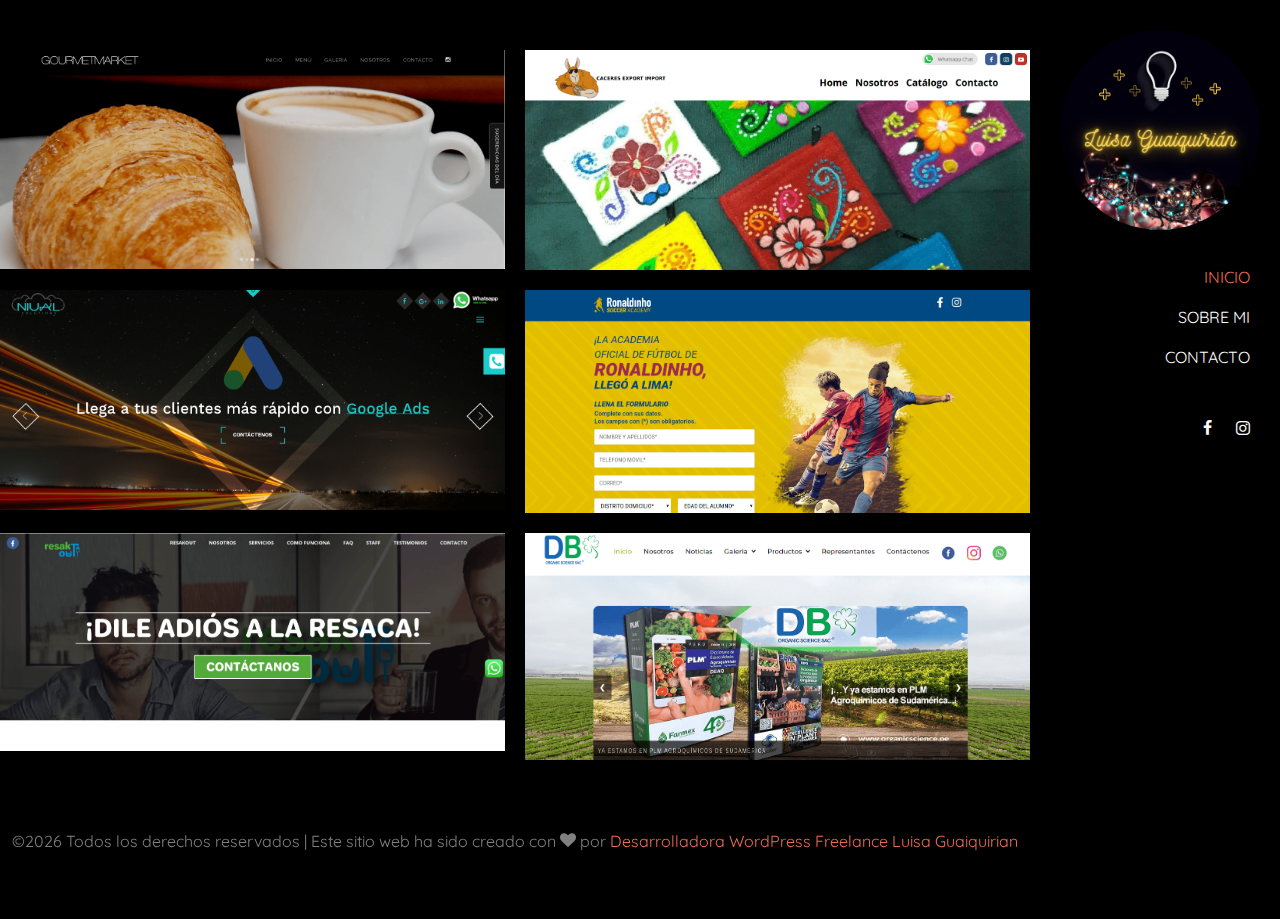
<file: index.html>
<!DOCTYPE html>
<html lang="es">
  <head>
    <title>Inicio - Luisa Guaiquirian - Desarrolladora WordPress Freelance</title>
    <meta charset="utf-8">
    <meta name="viewport" content="width=device-width, initial-scale=1, shrink-to-fit=no">
    <meta name="description" content="Desarrollo sitios web en WordPress optimizados para captar clientes y aumentar las ventas de negocios.">
    <meta http-equiv="X-UA-Compatible" content="IE=edge">
    <meta name="author" content="Luisa Guaiquirian">

    <!-- Favicon -->   
	<link href="img/luisa-guaiquirian.png" rel="shortcut icon"/>
	<link rel="canonical" href="https://luisaguaiquirian.github.io" />
    <link rel="alternate" hreflang="en" href="https://luisaguaiquirian.github.io">

    <link href="https://fonts.googleapis.com/css?family=Quicksand:300,400,500,700,900" rel="stylesheet">
    <link rel="stylesheet" href="fonts/icomoon/style.css">

    <link rel="stylesheet" href="css/bootstrap.min.css">
    <link rel="stylesheet" href="css/magnific-popup.css">
    <link rel="stylesheet" href="css/jquery-ui.css">
    <link rel="stylesheet" href="css/owl.carousel.min.css">
    <link rel="stylesheet" href="css/owl.theme.default.min.css">

    <link rel="stylesheet" href="css/bootstrap-datepicker.css">

    <link rel="stylesheet" href="fonts/flaticon/font/flaticon.css">

    <link rel="stylesheet" href="css/aos.css">
    <link rel="stylesheet" href="css/fancybox.min.css">

    <link rel="stylesheet" href="css/style.css">

    <meta property="og:url"  content="https://luisaguaiquirian.github.io/" />
<meta property="og:type"               content="article" />
<meta property="og:title"              content="Luisa Guaiquirian - Desarrolladora WordPress Freelance" />
<meta property="og:description"        content="Desarrollo sitios web en WordPress optimizados para captar clientes y aumentar las ventas de negocios." />
<meta property="og:image"  content="https://luisaguaiquirian.github.io/img/luisa-guaiquirian.png" />

    
  </head>
  <body>
  

  <div class="site-wrap">

  <div class="site-mobile-menu">
    <div class="site-mobile-menu-header">
      <div class="site-mobile-menu-close mt-3">
        <span class="icon-close2 js-menu-toggle"></span>
      </div>
    </div>
    <div class="site-mobile-menu-body"></div>
  </div>

  <header class="header-bar d-flex d-lg-block align-items-center" data-aos="fade-left">
    <div class="site-logo">
      <a href="index.html"><img src="img/logo.png" alt="logo" style="width: 200px;border-radius: 50%"></a>
    </div>
    
    <div class="d-inline-block d-xl-none ml-md-0 ml-auto py-3" style="position: relative; top: 3px;"><a href="#" class="site-menu-toggle js-menu-toggle text-white"><span class="icon-menu h3"></span></a></div>

    <div class="main-menu">
      <ul class="js-clone-nav">
        <li class="active"><a href="index.html">Inicio</a></li>
        <li><a href="sobremi.html">Sobre Mi</a></li>
        <li><a href="contacto.html">Contacto</a></li>
      </ul>
      <ul class="social js-clone-nav">
        <li><a href="https://www.facebook.com/Luisa.Guaiquirian"><span class="icon-facebook"></span></a></li>
        <li><a href="https://www.instagram.com/lguaiquirian/"><span class="icon-instagram"></span></a></li>
      </ul>
    </div>
  </header> 
  <main class="main-content">
    <div class="container-fluid photos">
      <div class="row align-items-stretch">
        
        <div class="col-6 col-md-6 col-lg-6" data-aos="fade-up">
          <a href="http://www.gourmetmarket.com.ve/" class="d-block photo-item">
            <img src="portafolio/img/gourmetmarket.png" alt="Gourmet Market" class="img-fluid">
            <div class="photo-text-more">
              <div class="photo-text-more">
              <h3 class="heading">Gourmet Market</h3>
            </div>
            </div>
          </a>
        </div>
        <div class="col-6 col-md-6 col-lg-6" data-aos="fade-up" data-aos-delay="100">
          <a href="https://caceresexportimport.com/" class="d-block photo-item">
            <img src="portafolio/img/caceresexportimport.png" alt="Caceres Export Import" class="img-fluid">
            <div class="photo-text-more">
              <div class="photo-text-more">
              <h3 class="heading">Caceres Export Import</h3>              
            </div>
            </div>
          </a>
        </div>

        <div class="col-6 col-md-6 col-lg-6" data-aos="fade-up">
          <a href="https://nivalsolutions.com/" class="d-block photo-item">
            <img src="portafolio/img/nivalsolutions.png" alt="Nival Solutions" class="img-fluid">
            <div class="photo-text-more">
              <h3 class="heading">Nival Solutions</h3>
            </div>
          </a>
        </div>
        <div class="col-6 col-md-6 col-lg-6" data-aos="fade-up" data-aos-delay="200">
          <a href="https://contacto.rsaperu.com/" class="d-block photo-item">
            <img src="portafolio/img/rsaperu.png" alt="RSA Peru" class="img-fluid">
            <div class="photo-text-more">
              <div class="photo-text-more">
              <h3 class="heading">RSA Peru</h3>
            </div>
            </div>
          </a>
        </div>
        <div class="col-6 col-md-6 col-lg-6" data-aos="fade-up" data-aos-delay="300">
          <a href="https://resakout.com/" class="d-block photo-item">
            <img src="portafolio/img/resakout.png" alt="Resakout" class="img-fluid">
            <div class="photo-text-more">
              <div class="photo-text-more">
              <h3 class="heading">Resakout</h3>
            </div>
            </div>
          </a>
        </div>

        

        <div class="col-6 col-md-6 col-lg-6" data-aos="fade-up" data-aos-delay="">
          <a href="https://organicscience.pe/" class="d-block photo-item">
            <img src="portafolio/img/organicscience.png" alt="Organic Science" class="img-fluid">
            <div class="photo-text-more">
              <div class="photo-text-more">
              <h3 class="heading">Organic Science</h3>
            </div>
            </div>
          </a>
        </div>
      
      

      </div>

      <div class="row justify-content-center">
        <div class="col-md-12 text-center py-5">
          <p>
        <!-- Link back to Colorlib can't be removed. Template is licensed under CC BY 3.0. -->
         &copy;<script>document.write(new Date().getFullYear());</script> Todos los derechos reservados | Este sitio web ha sido creado con <i class="icon-heart" aria-hidden="true"></i> por <a href="https://luisaguaiquirian.github.io" target="_blank" >Desarrolladora WordPress Freelance Luisa Guaiquirian</a>
        <!-- Link back to Colorlib can't be removed. Template is licensed under CC BY 3.0. -->
      </p>
        </div>
      </div>
    </div>
  </main>

</div> <!-- .site-wrap -->

  <script src="js/jquery-3.3.1.min.js"></script>
  <script src="js/jquery-migrate-3.0.1.min.js"></script>
  <script src="js/jquery-ui.js"></script>
  <script src="js/popper.min.js"></script>
  <script src="js/bootstrap.min.js"></script>
  <script src="js/owl.carousel.min.js"></script>
  <script src="js/jquery.stellar.min.js"></script>
  <script src="js/jquery.countdown.min.js"></script>
  <script src="js/jquery.magnific-popup.min.js"></script>
  <script src="js/bootstrap-datepicker.min.js"></script>
  <script src="js/aos.js"></script>

  <script src="js/jquery.fancybox.min.js"></script>

  <script src="js/main.js"></script>
    
  </body>
</html>
</file>
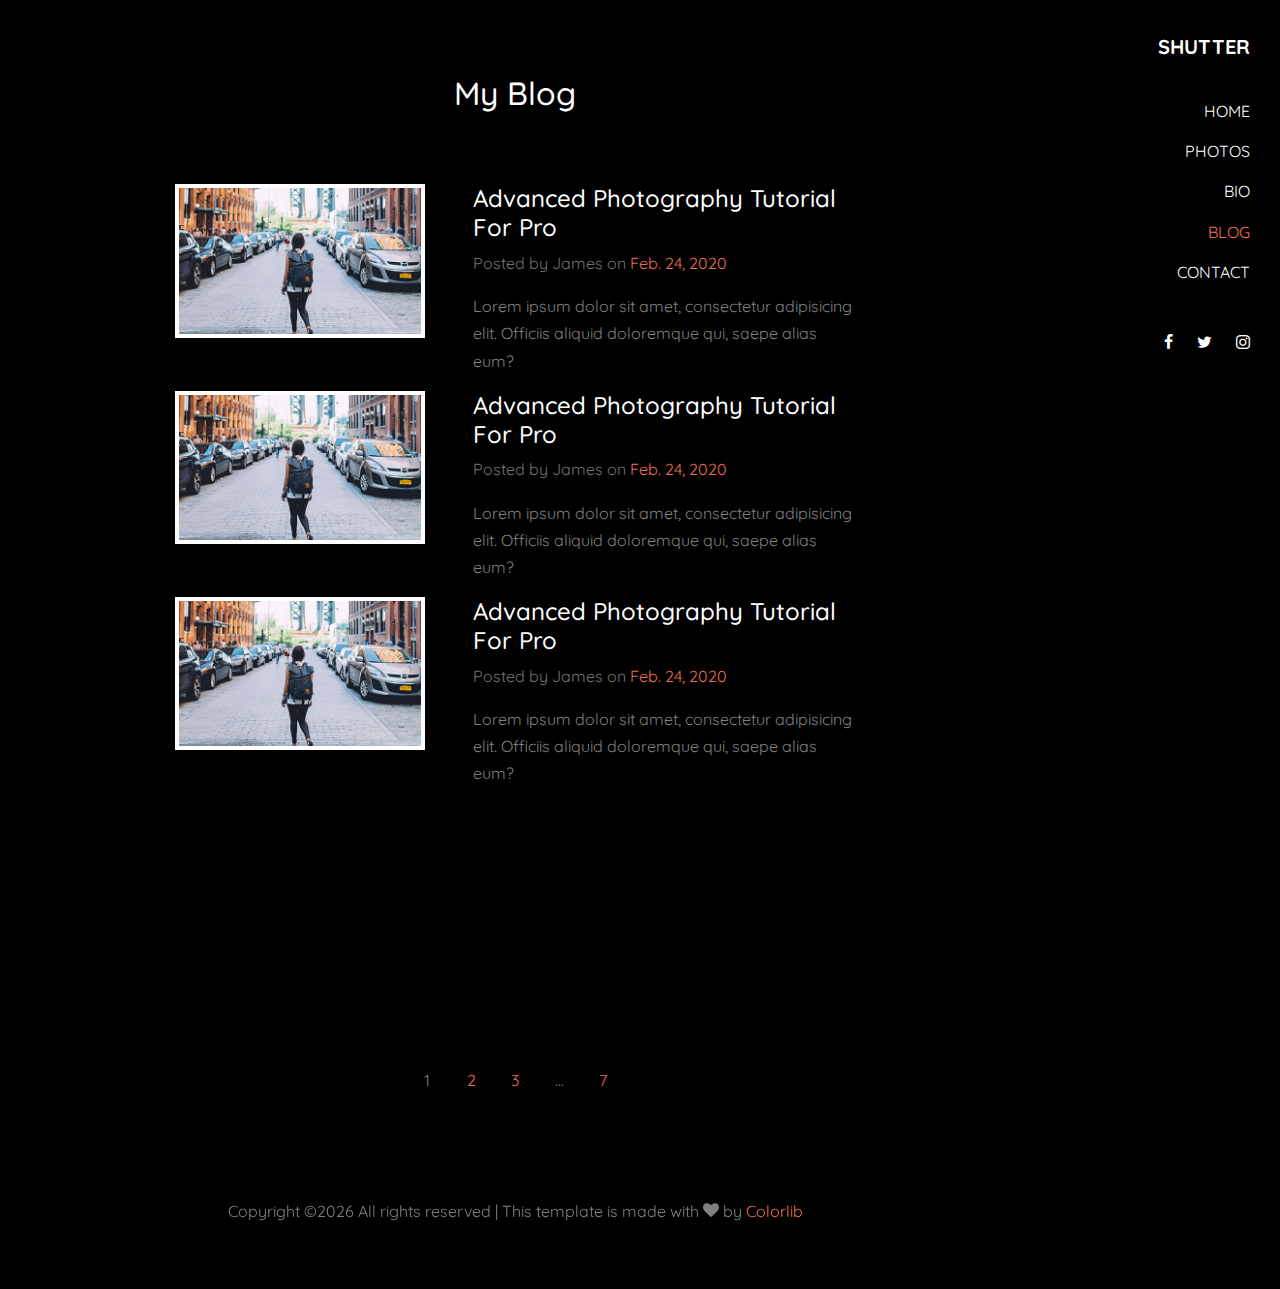
<file: blog.html>
<!DOCTYPE html>
<html lang="en">
  <head>
    <title>Shutter &mdash; Colorlib Website Template</title>
    <meta charset="utf-8">
    <meta name="viewport" content="width=device-width, initial-scale=1, shrink-to-fit=no">

    <link href="https://fonts.googleapis.com/css?family=Quicksand:300,400,500,700,900" rel="stylesheet">
    <link rel="stylesheet" href="fonts/icomoon/style.css">

    <link rel="stylesheet" href="css/bootstrap.min.css">
    <link rel="stylesheet" href="css/magnific-popup.css">
    <link rel="stylesheet" href="css/jquery-ui.css">
    <link rel="stylesheet" href="css/owl.carousel.min.css">
    <link rel="stylesheet" href="css/owl.theme.default.min.css">

    <link rel="stylesheet" href="css/bootstrap-datepicker.css">

    <link rel="stylesheet" href="fonts/flaticon/font/flaticon.css">

    <link rel="stylesheet" href="css/aos.css">
    <link rel="stylesheet" href="css/fancybox.min.css">

    <link rel="stylesheet" href="css/style.css">
    
  </head>
  <body>
  

  <div class="site-wrap">

  <div class="site-mobile-menu">
    <div class="site-mobile-menu-header">
      <div class="site-mobile-menu-close mt-3">
        <span class="icon-close2 js-menu-toggle"></span>
      </div>
    </div>
    <div class="site-mobile-menu-body"></div>
  </div>

  <header class="header-bar d-flex d-lg-block align-items-center">
    <div class="site-logo">
      <a href="index.html">Shutter</a>
    </div>
    
    <div class="d-inline-block d-xl-none ml-md-0 ml-auto py-3" style="position: relative; top: 3px;"><a href="#" class="site-menu-toggle js-menu-toggle text-white"><span class="icon-menu h3"></span></a></div>

    <div class="main-menu">
      <ul class="js-clone-nav">
        <li><a href="index.html">Home</a></li>
        <li><a href="photos.html">Photos</a></li>
        <li><a href="bio.html">Bio</a></li>
        <li class="active"><a href="blog.html">Blog</a></li>
        <li><a href="contact.html">Contact</a></li>
      </ul>
      <ul class="social js-clone-nav">
        <li><a href="#"><span class="icon-facebook"></span></a></li>
        <li><a href="#"><span class="icon-twitter"></span></a></li>
        <li><a href="#"><span class="icon-instagram"></span></a></li>
      </ul>
    </div>
  </header> 
  <main class="main-content">
    <div class="container-fluid photos">
      <div class="row justify-content-center">
        
        <div class="col-md-8 pt-4">
          
          <div class="row mb-5" data-aos="fade-up">
            <div class="col-12">
              <h2 class="text-white mb-4 text-center">My Blog</h2>
            </div>
          </div>

          <div class="row">
            <div class="col-md-12" data-aos="fade-up">
              <div class="d-flex blog-entry align-items-start">
                <div class="mr-5 img-wrap"><a href="#"><img src="images/blog_1.jpg" alt="Image" class="img-fluid"></a></div>
                <div>
                  <h2 class="mt-0 mb-2"><a href="#">Advanced Photography Tutorial For Pro</a></h2>
                  <div class="meta mb-3">Posted by James on <a href="#">Feb. 24, 2020</a></div>
                  <p>Lorem ipsum dolor sit amet, consectetur adipisicing elit. Officiis aliquid doloremque qui, saepe alias eum?</p>
                </div>
              </div>
            </div>

            <div class="col-md-12" data-aos="fade-up">
              <div class="d-flex blog-entry align-items-start">
                <div class="mr-5 img-wrap"><a href="#"><img src="images/blog_1.jpg" alt="Image" class="img-fluid"></a></div>
                <div>
                  <h2 class="mt-0 mb-2"><a href="#">Advanced Photography Tutorial For Pro</a></h2>
                  <div class="meta mb-3">Posted by James on <a href="#">Feb. 24, 2020</a></div>
                  <p>Lorem ipsum dolor sit amet, consectetur adipisicing elit. Officiis aliquid doloremque qui, saepe alias eum?</p>
                </div>
              </div>
            </div>

            <div class="col-md-12" data-aos="fade-up">
              <div class="d-flex blog-entry align-items-start">
                <div class="mr-5 img-wrap"><a href="#"><img src="images/blog_1.jpg" alt="Image" class="img-fluid"></a></div>
                <div>
                  <h2 class="mt-0 mb-2"><a href="#">Advanced Photography Tutorial For Pro</a></h2>
                  <div class="meta mb-3">Posted by James on <a href="#">Feb. 24, 2020</a></div>
                  <p>Lorem ipsum dolor sit amet, consectetur adipisicing elit. Officiis aliquid doloremque qui, saepe alias eum?</p>
                </div>
              </div>
            </div>

            <div class="col-md-12" data-aos="fade-up">
              <div class="d-flex blog-entry align-items-start">
                <div class="mr-5 img-wrap"><a href="#"><img src="images/blog_1.jpg" alt="Image" class="img-fluid"></a></div>
                <div>
                  <h2 class="mt-0 mb-2"><a href="#">Advanced Photography Tutorial For Pro</a></h2>
                  <div class="meta mb-3">Posted by James on <a href="#">Feb. 24, 2020</a></div>
                  <p>Lorem ipsum dolor sit amet, consectetur adipisicing elit. Officiis aliquid doloremque qui, saepe alias eum?</p>
                </div>
              </div>
            </div>  

            <div class="col-12 text-center">
              <div class="custom-pagination">
                <span>1</span>
                <a href="#">2</a>
                <a href="#">3</a>
                <span>...</span>
                <a href="#">7</a>
              </div>
            </div>
          </div>
        </div>

      </div>

      <div class="row justify-content-center">
        <div class="col-md-12 text-center py-5">
          <p>
        <!-- Link back to Colorlib can't be removed. Template is licensed under CC BY 3.0. -->
        Copyright &copy;<script>document.write(new Date().getFullYear());</script> All rights reserved | This template is made with <i class="icon-heart" aria-hidden="true"></i> by <a href="https://colorlib.com" target="_blank" >Colorlib</a>
        <!-- Link back to Colorlib can't be removed. Template is licensed under CC BY 3.0. -->
      </p>
        </div>
      </div>
    </div>
  </main>

</div> <!-- .site-wrap -->

  <script src="js/jquery-3.3.1.min.js"></script>
  <script src="js/jquery-migrate-3.0.1.min.js"></script>
  <script src="js/jquery-ui.js"></script>
  <script src="js/popper.min.js"></script>
  <script src="js/bootstrap.min.js"></script>
  <script src="js/owl.carousel.min.js"></script>
  <script src="js/jquery.stellar.min.js"></script>
  <script src="js/jquery.countdown.min.js"></script>
  <script src="js/jquery.magnific-popup.min.js"></script>
  <script src="js/bootstrap-datepicker.min.js"></script>
  <script src="js/aos.js"></script>

  <script src="js/jquery.fancybox.min.js"></script>

  <script src="js/main.js"></script>
    
  </body>
</html>
</file>
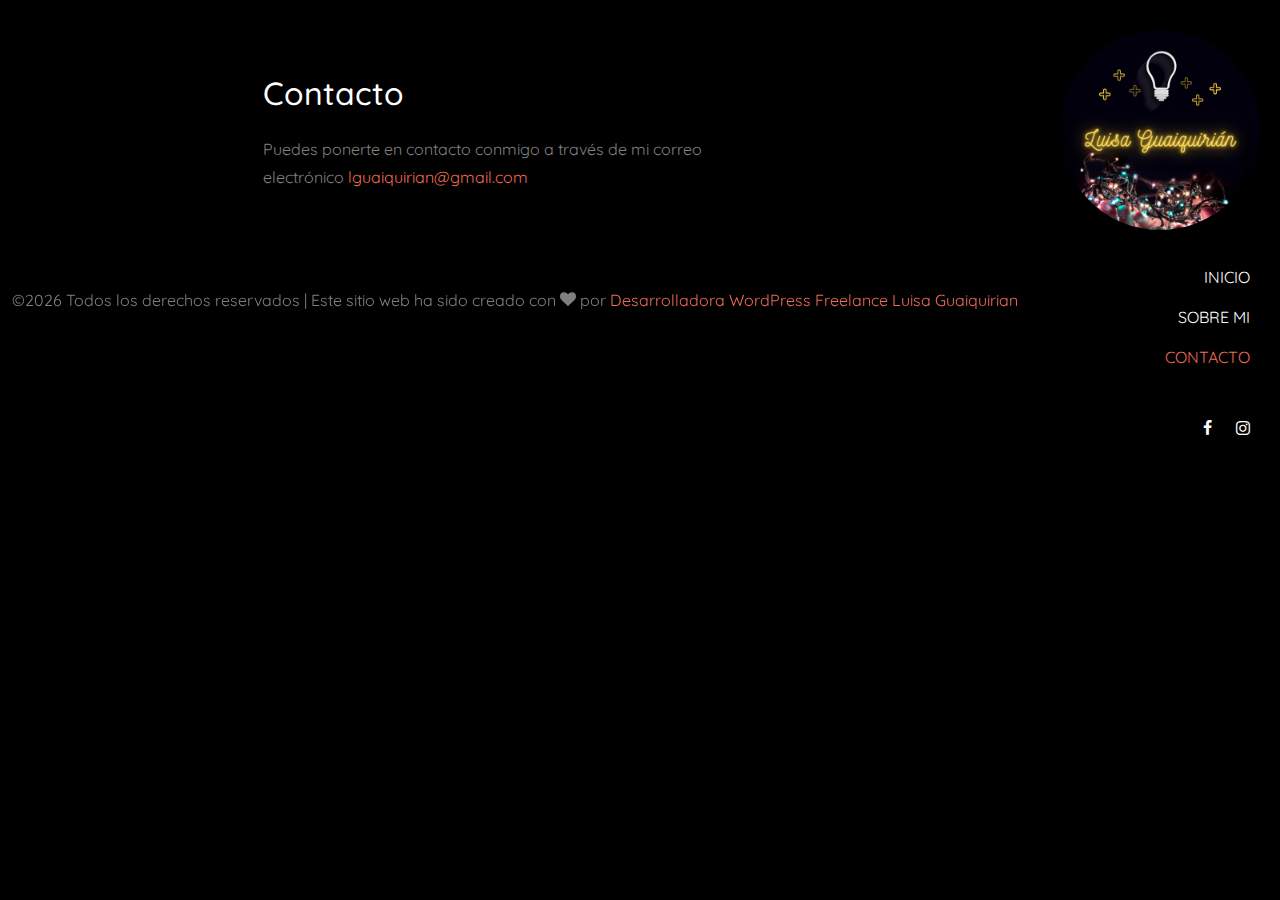
<file: contacto.html>
<!DOCTYPE html>
<html lang="es">
  <head>
    <title>Contacto - Luisa Guaiquirian - Desarrolladora WordPress Freelance</title>
    <meta charset="utf-8">
    <meta name="viewport" content="width=device-width, initial-scale=1, shrink-to-fit=no">
    <meta name="description" content="Puedes ponerte en contacto conmigo a través de mi correo electrónico lguaiquirian@gmail.com">
    <meta http-equiv="X-UA-Compatible" content="IE=edge">
    <meta name="author" content="Luisa Guaiquirian">

    <!-- Favicon -->   
  <link href="img/luisa-guaiquirian.png" rel="shortcut icon"/>
  <link rel="canonical" href="https://luisaguaiquirian.github.io" />
    <link rel="alternate" hreflang="en" href="https://luisaguaiquirian.github.io">

    <link href="https://fonts.googleapis.com/css?family=Quicksand:300,400,500,700,900" rel="stylesheet">
    <link rel="stylesheet" href="fonts/icomoon/style.css">

    <link rel="stylesheet" href="css/bootstrap.min.css">
    <link rel="stylesheet" href="css/magnific-popup.css">
    <link rel="stylesheet" href="css/jquery-ui.css">
    <link rel="stylesheet" href="css/owl.carousel.min.css">
    <link rel="stylesheet" href="css/owl.theme.default.min.css">

    <link rel="stylesheet" href="css/bootstrap-datepicker.css">

    <link rel="stylesheet" href="fonts/flaticon/font/flaticon.css">

    <link rel="stylesheet" href="css/aos.css">
    <link rel="stylesheet" href="css/fancybox.min.css">

    <link rel="stylesheet" href="css/style.css">
    
    <meta property="og:url"  content="https://luisaguaiquirian.github.io/" />
<meta property="og:type"               content="article" />
<meta property="og:title"              content="Luisa Guaiquirian - Desarrolladora WordPress Freelance" />
<meta property="og:description"        content="Desarrollo sitios web en WordPress optimizados para captar clientes y aumentar las ventas de negocios." />
<meta property="og:image"  content="https://luisaguaiquirian.github.io/img/luisa-guaiquirian.png" />

  </head>
  <body>
  

  <div class="site-wrap">

  <div class="site-mobile-menu">
    <div class="site-mobile-menu-header">
      <div class="site-mobile-menu-close mt-3">
        <span class="icon-close2 js-menu-toggle"></span>
      </div>
    </div>
    <div class="site-mobile-menu-body"></div>
  </div>

  <header class="header-bar d-flex d-lg-block align-items-center" data-aos="fade-left">
    <div class="site-logo">
      <a href="index.html"><img src="img/logo.png" alt="logo" style="width: 200px;border-radius: 50%"></a>
    </div>
    
    <div class="d-inline-block d-xl-none ml-md-0 ml-auto py-3" style="position: relative; top: 3px;"><a href="#" class="site-menu-toggle js-menu-toggle text-white"><span class="icon-menu h3"></span></a></div>

    <div class="main-menu">
      <ul class="js-clone-nav">
        <li><a href="index.html">Inicio</a></li>
        <li><a href="sobremi.html">Sobre Mi</a></li>
        <li class="active"><a href="contacto.html">Contacto</a></li>
      </ul>
      <ul class="social js-clone-nav">
        <li><a href="https://www.facebook.com/Luisa.Guaiquirian"><span class="icon-facebook"></span></a></li>
        <li><a href="https://www.instagram.com/lguaiquirian/"><span class="icon-instagram"></span></a></li>
      </ul>
    </div>
  </header> 
  <main class="main-content">
    <div class="container-fluid photos">
      <div class="row justify-content-center">
        
        <div class="col-md-6 pt-4"  data-aos="fade-up">
          <h2 class="text-white mb-4">Contacto</h2>

          <div class="row">
            <div class="col-md-12">
              <p class="mb-5">Puedes ponerte en contacto conmigo a través de mi correo electrónico  <i class="fa fa-envelope blackiconcolor"></i><a title="Contacto"  href="mailto:lguaiquirian@gmail.com" target="_top"> lguaiquirian@gmail.com </a></p>
              

               
            </div>
          </div>
        </div>

      </div>

      <div class="row justify-content-center">
        <div class="col-md-12 text-center py-5">
          <p>
        <!-- Link back to Colorlib can't be removed. Template is licensed under CC BY 3.0. -->
         &copy;<script>document.write(new Date().getFullYear());</script> Todos los derechos reservados | Este sitio web ha sido creado con <i class="icon-heart" aria-hidden="true"></i> por <a href="https://luisaguaiquirian.github.io" target="_blank" >Desarrolladora WordPress Freelance Luisa Guaiquirian</a>
        <!-- Link back to Colorlib can't be removed. Template is licensed under CC BY 3.0. -->
      </p>
        </div>
      </div>
    </div>
  </main>

</div> <!-- .site-wrap -->

  <script src="js/jquery-3.3.1.min.js"></script>
  <script src="js/jquery-migrate-3.0.1.min.js"></script>
  <script src="js/jquery-ui.js"></script>
  <script src="js/popper.min.js"></script>
  <script src="js/bootstrap.min.js"></script>
  <script src="js/owl.carousel.min.js"></script>
  <script src="js/jquery.stellar.min.js"></script>
  <script src="js/jquery.countdown.min.js"></script>
  <script src="js/jquery.magnific-popup.min.js"></script>
  <script src="js/bootstrap-datepicker.min.js"></script>
  <script src="js/aos.js"></script>

  <script src="js/jquery.fancybox.min.js"></script>

  <script src="js/main.js"></script>
    
  </body>
</html>
</file>
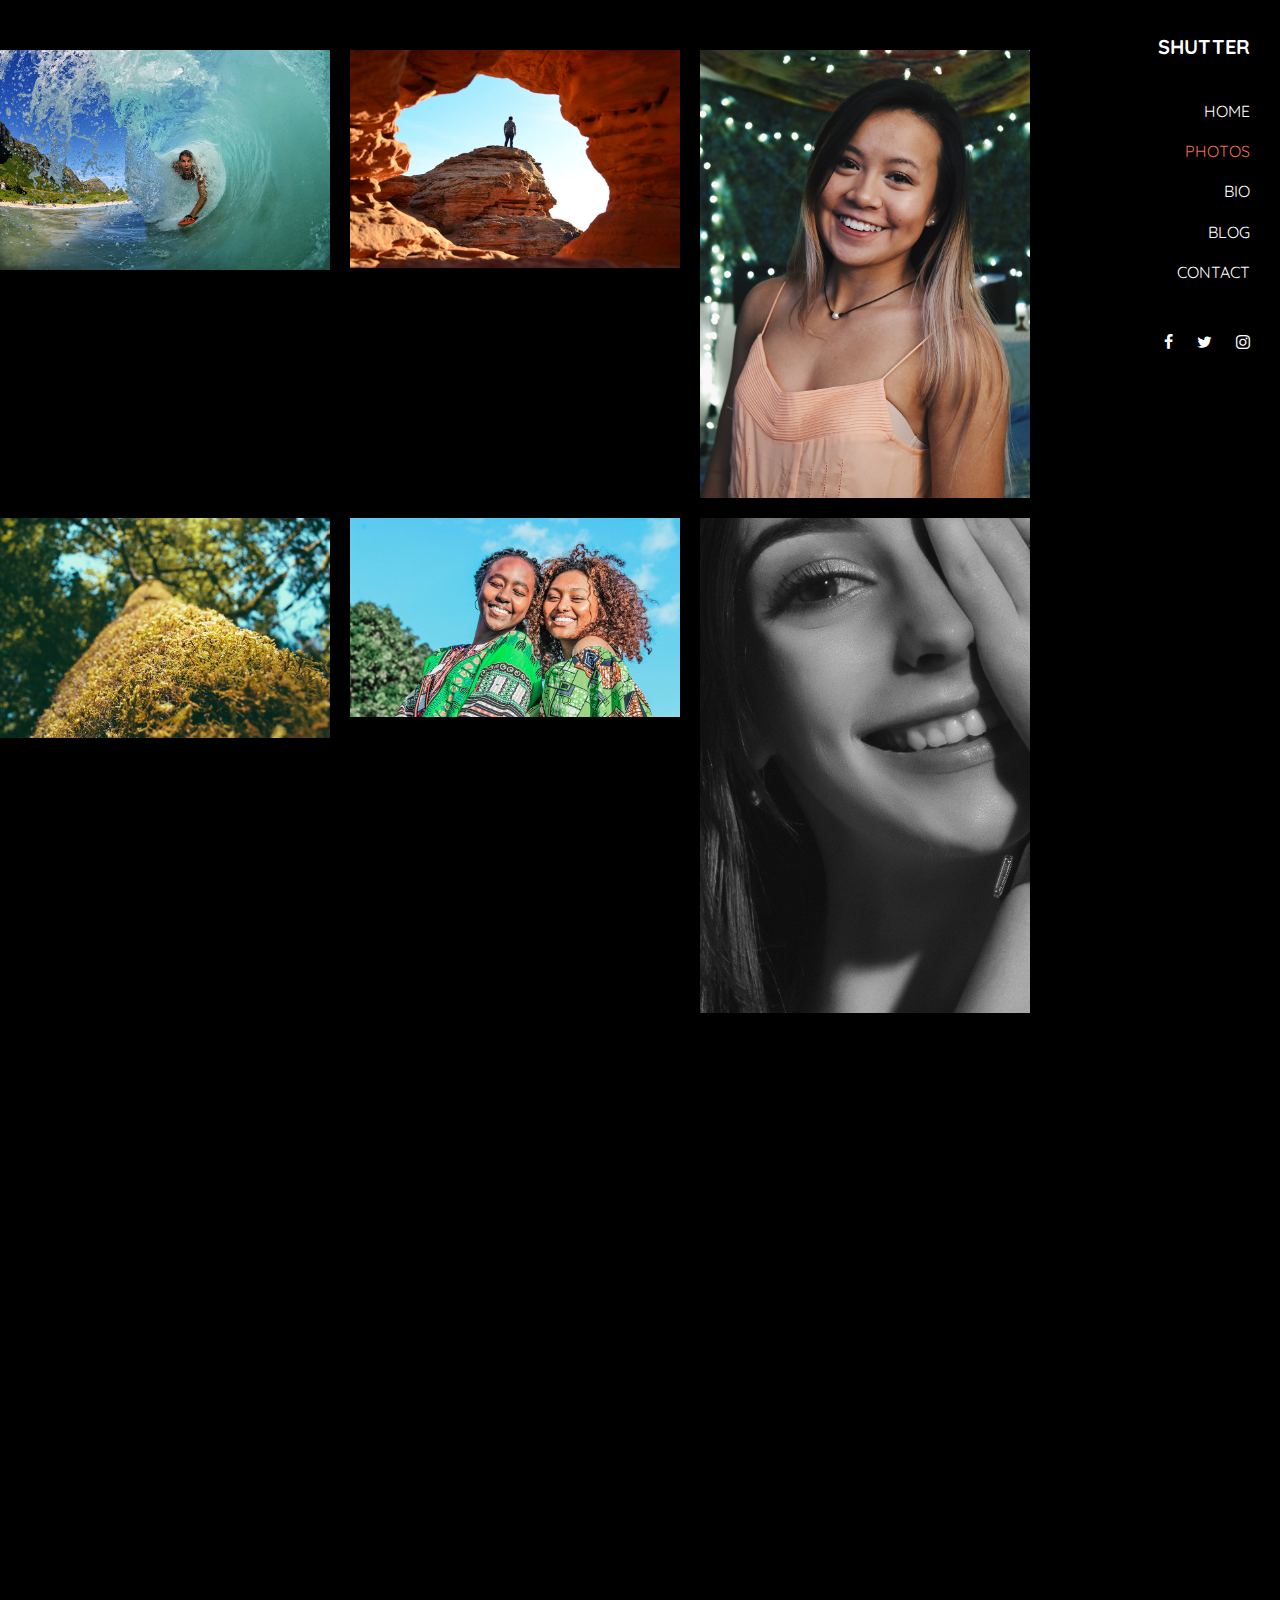
<file: photos.html>
<!DOCTYPE html>
<html lang="en">
  <head>
    <title>Shutter &mdash; Colorlib Website Template</title>
    <meta charset="utf-8">
    <meta name="viewport" content="width=device-width, initial-scale=1, shrink-to-fit=no">

    <link href="https://fonts.googleapis.com/css?family=Quicksand:300,400,500,700,900" rel="stylesheet">
    <link rel="stylesheet" href="fonts/icomoon/style.css">

    <link rel="stylesheet" href="css/bootstrap.min.css">
    <link rel="stylesheet" href="css/magnific-popup.css">
    <link rel="stylesheet" href="css/jquery-ui.css">
    <link rel="stylesheet" href="css/owl.carousel.min.css">
    <link rel="stylesheet" href="css/owl.theme.default.min.css">

    <link rel="stylesheet" href="css/bootstrap-datepicker.css">

    <link rel="stylesheet" href="fonts/flaticon/font/flaticon.css">

    <link rel="stylesheet" href="css/aos.css">
    <link rel="stylesheet" href="css/fancybox.min.css">

    <link rel="stylesheet" href="css/style.css">
    
  </head>
  <body>
  

  <div class="site-wrap">

  <div class="site-mobile-menu">
    <div class="site-mobile-menu-header">
      <div class="site-mobile-menu-close mt-3">
        <span class="icon-close2 js-menu-toggle"></span>
      </div>
    </div>
    <div class="site-mobile-menu-body"></div>
  </div>

  <header class="header-bar d-flex d-lg-block align-items-center" data-aos="fade-left">
    <div class="site-logo">
      <a href="index.html">Shutter</a>
    </div>
    
    <div class="d-inline-block d-xl-none ml-md-0 ml-auto py-3" style="position: relative; top: 3px;"><a href="#" class="site-menu-toggle js-menu-toggle text-white"><span class="icon-menu h3"></span></a></div>

    <div class="main-menu">
      <ul class="js-clone-nav">
        <li><a href="index.html">Home</a></li>
        <li class="active"><a href="photos.html">Photos</a></li>
        <li><a href="bio.html">Bio</a></li>
        <li><a href="blog.html">Blog</a></li>
        <li><a href="contact.html">Contact</a></li>
      </ul>
      <ul class="social js-clone-nav">
        <li><a href="#"><span class="icon-facebook"></span></a></li>
        <li><a href="#"><span class="icon-twitter"></span></a></li>
        <li><a href="#"><span class="icon-instagram"></span></a></li>
      </ul>
    </div>
  </header> 
  <main class="main-content">
    <div class="container-fluid photos">
      <div class="row align-items-stretch">
        
        <div class="col-6 col-md-6 col-lg-4" data-aos="fade-up">
          <a href="single.html" class="d-block photo-item">
            <img src="images/img_4.jpg" alt="Image" class="img-fluid">
            <div class="photo-text-more">
              <div class="photo-text-more">
              <h3 class="heading">Photos Title Here</h3>
              <span class="meta">42 Photos</span>
            </div>
            </div>
          </a>
        </div>
        <div class="col-6 col-md-6 col-lg-4" data-aos="fade-up" data-aos-delay="100">
          <a href="single.html" class="d-block photo-item">
            <img src="images/img_5.jpg" alt="Image" class="img-fluid">
            <div class="photo-text-more">
              <div class="photo-text-more">
              <h3 class="heading">Photos Title Here</h3>
              <span class="meta">42 Photos</span>
            </div>
            </div>
          </a>
        </div>
        <div class="col-6 col-md-6 col-lg-4" data-aos="fade-up" data-aos-delay="200">
          <a href="single.html" class="d-block photo-item">
            <img src="images/img_1.jpg" alt="Image" class="img-fluid">
            <div class="photo-text-more">
              <h3 class="heading">Photos Title Here</h3>
              <span class="meta">42 Photos</span>
            </div>
          </a>
        </div>

        <div class="col-6 col-md-6 col-lg-4" data-aos="fade-up">
          <a href="single.html" class="d-block photo-item">
            <img src="images/img_2.jpg" alt="Image" class="img-fluid">
            <div class="photo-text-more">
              <div class="photo-text-more">
              <h3 class="heading">Photos Title Here</h3>
              <span class="meta">42 Photos</span>
            </div>
            </div>
          </a>
        </div>
        <div class="col-6 col-md-6 col-lg-4" data-aos="fade-up" data-aos-delay="100">
          <a href="single.html" class="d-block photo-item">
            <img src="images/img_3.jpg" alt="Image" class="img-fluid">
            <div class="photo-text-more">
              <div class="photo-text-more">
              <h3 class="heading">Photos Title Here</h3>
              <span class="meta">42 Photos</span>
            </div>
            </div>
          </a>
        </div>
        <div class="col-6 col-md-6 col-lg-4" data-aos="fade-up" data-aos-delay="200">
          <a href="single.html" class="d-block photo-item">
            <img src="images/img_6.jpg" alt="Image" class="img-fluid">
            <div class="photo-text-more">
              <div class="photo-text-more">
              <h3 class="heading">Photos Title Here</h3>
              <span class="meta">42 Photos</span>
            </div>
            </div>
          </a>
        </div>

        <div class="col-6 col-md-6 col-lg-4" data-aos="fade-up">
          <a href="single.html" class="d-block photo-item">
            <img src="images/img_7.jpg" alt="Image" class="img-fluid">
            <div class="photo-text-more">
              <div class="photo-text-more">
              <h3 class="heading">Photos Title Here</h3>
              <span class="meta">42 Photos</span>
            </div>
            </div>
          </a>
        </div>
        <div class="col-6 col-md-6 col-lg-4" data-aos="fade-up" data-aos-delay="100">
          <a href="single.html" class="d-block photo-item">
            <img src="images/img_8.jpg" alt="Image" class="img-fluid">
            <div class="photo-text-more">
              <div class="photo-text-more">
              <h3 class="heading">Photos Title Here</h3>
              <span class="meta">42 Photos</span>
            </div>
            </div>
          </a>
        </div>
        <div class="col-6 col-md-6 col-lg-4" data-aos="fade-up" data-aos-delay="200">
          <a href="single.html" class="d-block photo-item">
            <img src="images/img_9.jpg" alt="Image" class="img-fluid">
            <div class="photo-text-more">
              <div class="photo-text-more">
              <h3 class="heading">Photos Title Here</h3>
              <span class="meta">42 Photos</span>
            </div>
            </div>
          </a>
        </div>


        <div class="col-6 col-md-6 col-lg-4" data-aos="fade-up">
          <a href="single.html" class="d-block photo-item">
            <img src="images/img_10.jpg" alt="Image" class="img-fluid">
            <div class="photo-text-more">
              <div class="photo-text-more">
              <h3 class="heading">Photos Title Here</h3>
              <span class="meta">42 Photos</span>
            </div>
            </div>
          </a>
        </div>
        <div class="col-6 col-md-6 col-lg-4" data-aos="fade-up" data-aos-delay="100">
          <a href="single.html" class="d-block photo-item">
            <img src="images/img_1.jpg" alt="Image" class="img-fluid">
            <div class="photo-text-more">
              <div class="photo-text-more">
              <h3 class="heading">Photos Title Here</h3>
              <span class="meta">42 Photos</span>
            </div>
            </div>
          </a>
        </div>
        <div class="col-6 col-md-6 col-lg-4" data-aos="fade-up" data-aos-delay="200">
          <a href="single.html" class="d-block photo-item">
            <img src="images/img_2.jpg" alt="Image" class="img-fluid">
            <div class="photo-text-more">
              <div class="photo-text-more">
              <h3 class="heading">Photos Title Here</h3>
              <span class="meta">42 Photos</span>
            </div>
            </div>
          </a>
        </div>

        <div class="col-6 col-md-6 col-lg-4" data-aos="fade-up">
          <a href="single.html" class="d-block photo-item">
            <img src="images/img_3.jpg" alt="Image" class="img-fluid">
            <div class="photo-text-more">
              <div class="photo-text-more">
              <h3 class="heading">Photos Title Here</h3>
              <span class="meta">42 Photos</span>
            </div>
            </div>
          </a>
        </div>
        <div class="col-6 col-md-6 col-lg-4" data-aos="fade-up" data-aos-delay="100">
          <a href="single.html" class="d-block photo-item">
            <img src="images/img_4.jpg" alt="Image" class="img-fluid">
            <div class="photo-text-more">
              <div class="photo-text-more">
              <h3 class="heading">Photos Title Here</h3>
              <span class="meta">42 Photos</span>
            </div>
            </div>
          </a>
        </div>
        <div class="col-6 col-md-6 col-lg-4" data-aos="fade-up" data-aos-delay="200">
          <a href="single.html" class="d-block photo-item">
            <img src="images/img_5.jpg" alt="Image" class="img-fluid">
            <div class="photo-text-more">
              <div class="photo-text-more">
              <h3 class="heading">Photos Title Here</h3>
              <span class="meta">42 Photos</span>
            </div>
            </div>
          </a>
        </div>

        <div class="col-6 col-md-6 col-lg-4" data-aos="fade-up">
          <a href="single.html" class="d-block photo-item">
            <img src="images/img_6.jpg" alt="Image" class="img-fluid">
            <div class="photo-text-more">
              <div class="photo-text-more">
              <h3 class="heading">Photos Title Here</h3>
              <span class="meta">42 Photos</span>
            </div>
            </div>
          </a>
        </div>
        <div class="col-6 col-md-6 col-lg-4" data-aos="fade-up" data-aos-delay="100">
          <a href="single.html" class="d-block photo-item">
            <img src="images/img_7.jpg" alt="Image" class="img-fluid">
            <div class="photo-text-more">
              <div class="photo-text-more">
              <h3 class="heading">Photos Title Here</h3>
              <span class="meta">42 Photos</span>
            </div>
            </div>
          </a>
        </div>
        <div class="col-6 col-md-6 col-lg-4" data-aos="fade-up" data-aos-delay="200">
          <a href="single.html" class="d-block photo-item">
            <img src="images/img_8.jpg" alt="Image" class="img-fluid">
            <div class="photo-text-more">
              <div class="photo-text-more">
              <h3 class="heading">Photos Title Here</h3>
              <span class="meta">42 Photos</span>
            </div>
            </div>
          </a>
        </div>

        <div class="col-6 col-md-6 col-lg-4" data-aos="fade-up" data-aos-delay="100">
          <a href="single.html" class="d-block photo-item">
            <img src="images/img_9.jpg" alt="Image" class="img-fluid">
            <div class="photo-text-more">
              <div class="photo-text-more">
              <h3 class="heading">Photos Title Here</h3>
              <span class="meta">42 Photos</span>
            </div>
            </div>
          </a>
        </div>
        <div class="col-6 col-md-6 col-lg-4" data-aos="fade-up" data-aos-delay="100">
          <a href="single.html" class="d-block photo-item">
            <img src="images/img_4.jpg" alt="Image" class="img-fluid">
            <div class="photo-text-more">
              <div class="photo-text-more">
              <h3 class="heading">Photos Title Here</h3>
              <span class="meta">42 Photos</span>
            </div>
            </div>
          </a>
        </div>
        <div class="col-6 col-md-6 col-lg-4" data-aos="fade-up" data-aos-delay="200">
          <a href="single.html" class="d-block photo-item">
            <img src="images/img_5.jpg" alt="Image" class="img-fluid">
            <div class="photo-text-more">
              <div class="photo-text-more">
              <h3 class="heading">Photos Title Here</h3>
              <span class="meta">42 Photos</span>
            </div>
            </div>
          </a>
        </div>

        

      </div>

      <div class="row justify-content-center">
        <div class="col-md-12 text-center py-5">
          <p>
        <!-- Link back to Colorlib can't be removed. Template is licensed under CC BY 3.0. -->
        Copyright &copy;<script>document.write(new Date().getFullYear());</script> All rights reserved | This template is made with <i class="icon-heart" aria-hidden="true"></i> by <a href="https://colorlib.com" target="_blank" >Colorlib</a>
        <!-- Link back to Colorlib can't be removed. Template is licensed under CC BY 3.0. -->
      </p>
        </div>
      </div>
    </div>
  </main>

</div> <!-- .site-wrap -->

  <script src="js/jquery-3.3.1.min.js"></script>
  <script src="js/jquery-migrate-3.0.1.min.js"></script>
  <script src="js/jquery-ui.js"></script>
  <script src="js/popper.min.js"></script>
  <script src="js/bootstrap.min.js"></script>
  <script src="js/owl.carousel.min.js"></script>
  <script src="js/jquery.stellar.min.js"></script>
  <script src="js/jquery.countdown.min.js"></script>
  <script src="js/jquery.magnific-popup.min.js"></script>
  <script src="js/bootstrap-datepicker.min.js"></script>
  <script src="js/aos.js"></script>

  <script src="js/jquery.fancybox.min.js"></script>

  <script src="js/main.js"></script>
    
  </body>
</html>
</file>
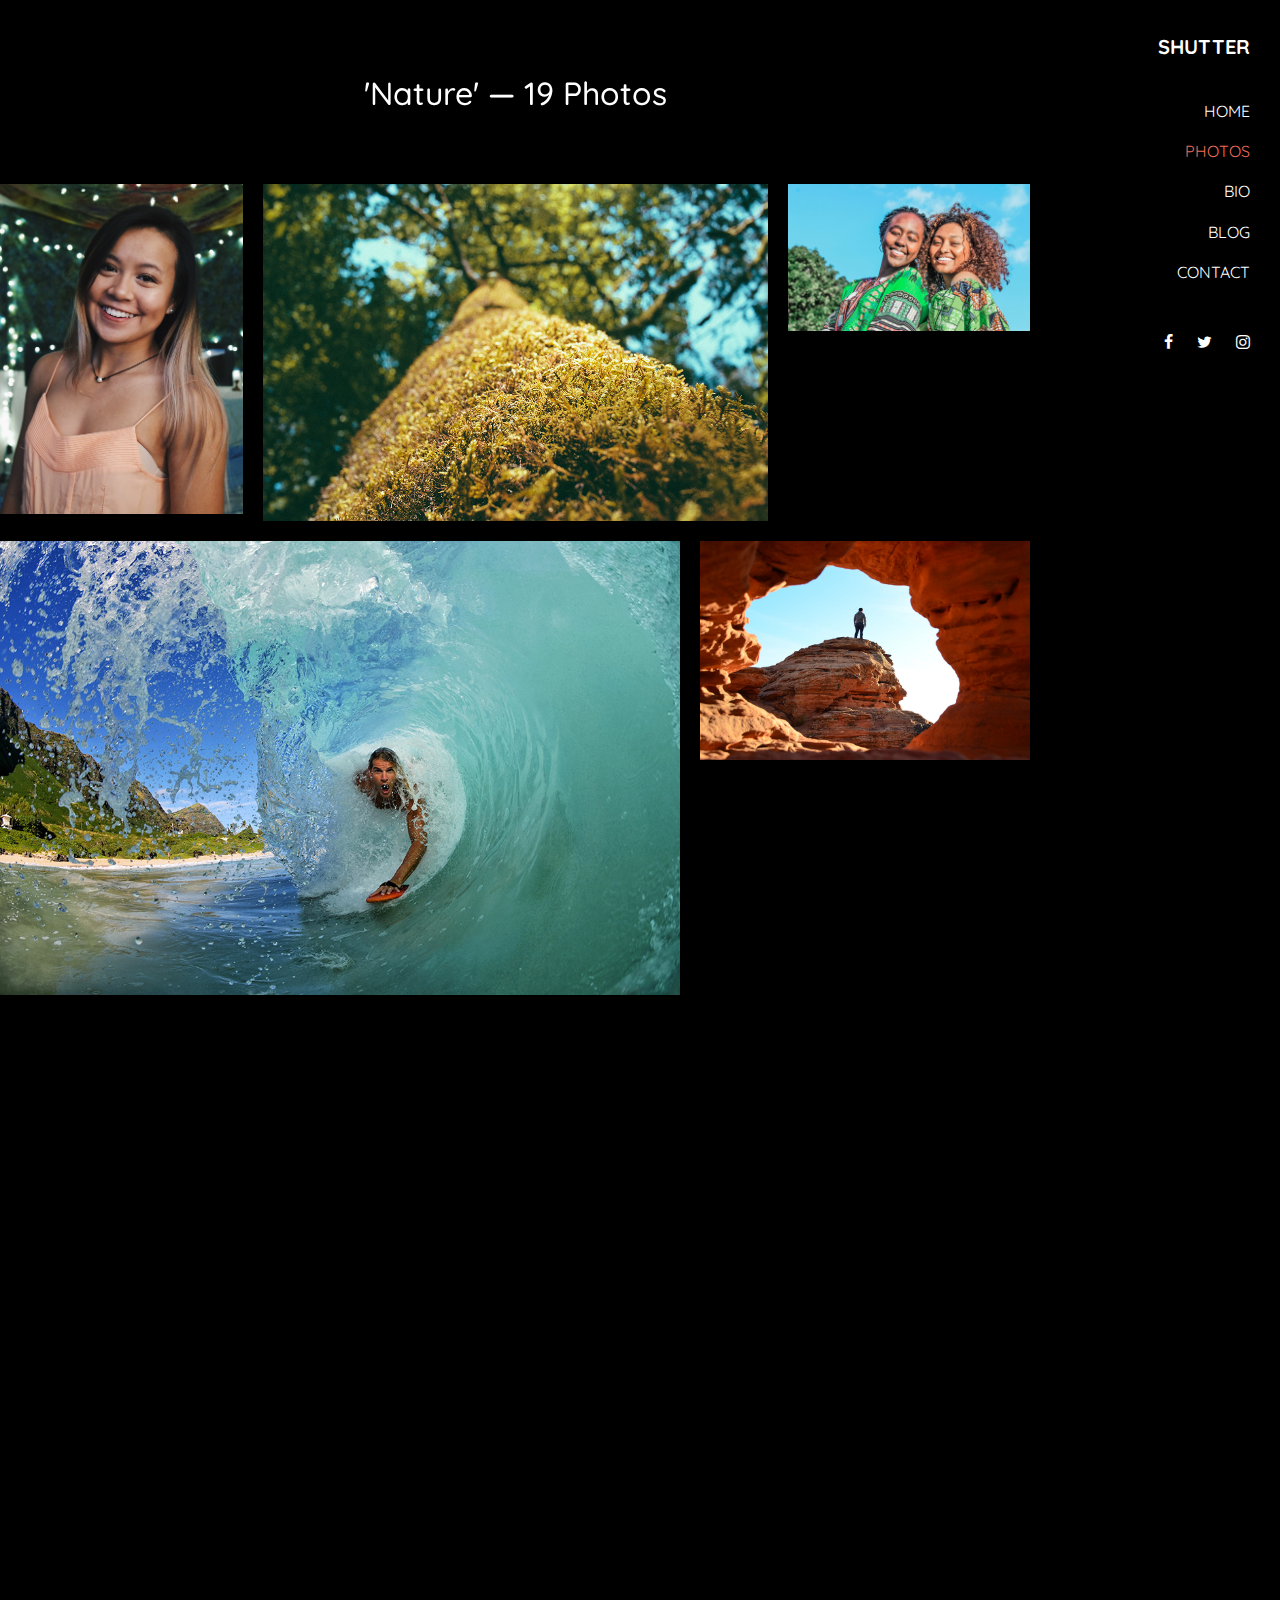
<file: single.html>
<!DOCTYPE html>
<html lang="en">
  <head>
    <title>Shutter &mdash; Colorlib Website Template</title>
    <meta charset="utf-8">
    <meta name="viewport" content="width=device-width, initial-scale=1, shrink-to-fit=no">

    <link href="https://fonts.googleapis.com/css?family=Quicksand:300,400,500,700,900" rel="stylesheet">
    <link rel="stylesheet" href="fonts/icomoon/style.css">

    <link rel="stylesheet" href="css/bootstrap.min.css">
    <link rel="stylesheet" href="css/magnific-popup.css">
    <link rel="stylesheet" href="css/jquery-ui.css">
    <link rel="stylesheet" href="css/owl.carousel.min.css">
    <link rel="stylesheet" href="css/owl.theme.default.min.css">

    <link rel="stylesheet" href="css/bootstrap-datepicker.css">

    <link rel="stylesheet" href="fonts/flaticon/font/flaticon.css">

    <link rel="stylesheet" href="css/aos.css">
    <link rel="stylesheet" href="css/fancybox.min.css">

    <link rel="stylesheet" href="css/style.css">
    
  </head>
  <body>
  

  <div class="site-wrap">

  <div class="site-mobile-menu">
    <div class="site-mobile-menu-header">
      <div class="site-mobile-menu-close mt-3">
        <span class="icon-close2 js-menu-toggle"></span>
      </div>
    </div>
    <div class="site-mobile-menu-body"></div>
  </div>

  <header class="header-bar d-flex d-lg-block align-items-center">
    <div class="site-logo">
      <a href="index.html">Shutter</a>
    </div>
    
    <div class="d-inline-block d-xl-none ml-md-0 ml-auto py-3" style="position: relative; top: 3px;"><a href="#" class="site-menu-toggle js-menu-toggle text-white"><span class="icon-menu h3"></span></a></div>

    <div class="main-menu">
      <ul class="js-clone-nav">
        <li><a href="index.html">Home</a></li>
        <li class="active"><a href="photos.html">Photos</a></li>
        <li><a href="bio.html">Bio</a></li>
        <li><a href="blog.html">Blog</a></li>
        <li><a href="contact.html">Contact</a></li>
      </ul>
      <ul class="social js-clone-nav">
        <li><a href="#"><span class="icon-facebook"></span></a></li>
        <li><a href="#"><span class="icon-twitter"></span></a></li>
        <li><a href="#"><span class="icon-instagram"></span></a></li>
      </ul>
    </div>
  </header> 
  <main class="main-content">
    <div class="container-fluid photos">

      <div class="row pt-4 mb-5 text-center">
        <div class="col-12">
          <h2 class="text-white mb-4">'Nature' &mdash; 19 Photos</h2>
        </div>
      </div>

      <div class="row align-items-stretch">
        
        <div class="col-6 col-md-6 col-lg-3" data-aos="fade-up">
          <a href="images/img_1.jpg" class="d-block photo-item" data-fancybox="gallery">
            <img src="images/img_1.jpg" alt="Image" class="img-fluid">
            <div class="photo-text-more">
              <span class="icon icon-search"></span>
            </div>
          </a>
        </div>
        <div class="col-6 col-md-6 col-lg-6" data-aos="fade-up" data-aos-delay="100">
          <a href="images/img_2.jpg" class="d-block photo-item" data-fancybox="gallery">
            <img src="images/img_2.jpg" alt="Image" class="img-fluid">
            <div class="photo-text-more">
              <span class="icon icon-search"></span>
            </div>
          </a>
        </div>
        <div class="col-6 col-md-6 col-lg-3" data-aos="fade-up" data-aos-delay="200">
          <a href="images/img_3.jpg" class="d-block photo-item" data-fancybox="gallery">
            <img src="images/img_3.jpg" alt="Image" class="img-fluid">
            <div class="photo-text-more">
              <span class="icon icon-search"></span>
            </div>
          </a>
        </div>

        <div class="col-6 col-md-6 col-lg-8" data-aos="fade-up">
          <a href="images/img_4.jpg" class="d-block photo-item" data-fancybox="gallery">
            <img src="images/img_4.jpg" alt="Image" class="img-fluid">
            <div class="photo-text-more">
              <span class="icon icon-search"></span>
            </div>
          </a>
        </div>
        <div class="col-6 col-md-6 col-lg-4" data-aos="fade-up" data-aos-delay="100">
          <a href="images/img_5.jpg" class="d-block photo-item" data-fancybox="gallery">
            <img src="images/img_5.jpg" alt="Image" class="img-fluid">
            <div class="photo-text-more">
              <span class="icon icon-search"></span>
            </div>
          </a>
        </div>

        <div class="col-6 col-md-6 col-lg-6" data-aos="fade-up">
          <a href="images/img_6.jpg" class="d-block photo-item" data-fancybox="gallery">
            <img src="images/img_6.jpg" alt="Image" class="img-fluid">
            <div class="photo-text-more">
              <span class="icon icon-search"></span>
            </div>
          </a>
        </div>
        <div class="col-6 col-md-6 col-lg-6" data-aos="fade-up" data-aos-delay="100">
          <a href="images/img_7.jpg" class="d-block photo-item" data-fancybox="gallery">
            <img src="images/img_7.jpg" alt="Image" class="img-fluid">
            <div class="photo-text-more">
              <span class="icon icon-search"></span>
            </div>
          </a>
        </div>


        <div class="col-6 col-md-6 col-lg-4" data-aos="fade-up">
          <a href="images/img_8.jpg" class="d-block photo-item" data-fancybox="gallery">
            <img src="images/img_8.jpg" alt="Image" class="img-fluid">
            <div class="photo-text-more">
              <span class="icon icon-search"></span>
            </div>
          </a>
        </div>
        <div class="col-6 col-md-6 col-lg-4" data-aos="fade-up" data-aos-delay="100">
          <a href="images/img_9.jpg" class="d-block photo-item" data-fancybox="gallery">
            <img src="images/img_9.jpg" alt="Image" class="img-fluid">
            <div class="photo-text-more">
              <span class="icon icon-search"></span>
            </div>
          </a>
        </div>
        <div class="col-6 col-md-6 col-lg-4" data-aos="fade-up" data-aos-delay="200">
          <a href="images/img_10.jpg" class="d-block photo-item" data-fancybox="gallery">
            <img src="images/img_10.jpg" alt="Image" class="img-fluid">
            <div class="photo-text-more">
              <span class="icon icon-search"></span>
            </div>
          </a>
        </div>


        <div class="col-6 col-md-6 col-lg-3" data-aos="fade-up">
          <a href="images/img_1.jpg" class="d-block photo-item" data-fancybox="gallery">
            <img src="images/img_1.jpg" alt="Image" class="img-fluid">
            <div class="photo-text-more">
              <span class="icon icon-search"></span>
            </div>
          </a>
        </div>
        <div class="col-6 col-md-6 col-lg-6" data-aos="fade-up" data-aos-delay="100">
          <a href="images/img_2.jpg" class="d-block photo-item" data-fancybox="gallery">
            <img src="images/img_2.jpg" alt="Image" class="img-fluid">
            <div class="photo-text-more">
              <span class="icon icon-search"></span>
            </div>
          </a>
        </div>
        <div class="col-6 col-md-6 col-lg-3" data-aos="fade-up" data-aos-delay="200">
          <a href="images/img_3.jpg" class="d-block photo-item" data-fancybox="gallery">
            <img src="images/img_3.jpg" alt="Image" class="img-fluid">
            <div class="photo-text-more">
              <span class="icon icon-search"></span>
            </div>
          </a>
        </div>

        <div class="col-6 col-md-6 col-lg-8" data-aos="fade-up">
          <a href="images/img_4.jpg" class="d-block photo-item" data-fancybox="gallery">
            <img src="images/img_4.jpg" alt="Image" class="img-fluid">
            <div class="photo-text-more">
              <span class="icon icon-search"></span>
            </div>
          </a>
        </div>
        <div class="col-6 col-md-6 col-lg-4" data-aos="fade-up" data-aos-delay="100">
          <a href="images/img_5.jpg" class="d-block photo-item" data-fancybox="gallery">
            <img src="images/img_5.jpg" alt="Image" class="img-fluid">
            <div class="photo-text-more">
              <span class="icon icon-search"></span>
            </div>
          </a>
        </div>

        <div class="col-6 col-md-6 col-lg-6" data-aos="fade-up">
          <a href="images/img_6.jpg" class="d-block photo-item" data-fancybox="gallery">
            <img src="images/img_6.jpg" alt="Image" class="img-fluid">
            <div class="photo-text-more">
              <span class="icon icon-search"></span>
            </div>
          </a>
        </div>
        <div class="col-6 col-md-6 col-lg-6" data-aos="fade-up" data-aos-delay="100">
          <a href="images/img_7.jpg" class="d-block photo-item" data-fancybox="gallery">
            <img src="images/img_7.jpg" alt="Image" class="img-fluid">
            <div class="photo-text-more">
              <span class="icon icon-search"></span>
            </div>
          </a>
        </div>


        <div class="col-6 col-md-6 col-lg-4" data-aos="fade-up">
          <a href="images/img_8.jpg" class="d-block photo-item" data-fancybox="gallery">
            <img src="images/img_8.jpg" alt="Image" class="img-fluid">
            <div class="photo-text-more">
              <span class="icon icon-search"></span>
            </div>
          </a>
        </div>
        <div class="col-6 col-md-6 col-lg-8" data-aos="fade-up" data-aos-delay="100">
          <a href="images/img_9.jpg" class="d-block photo-item" data-fancybox="gallery">
            <img src="images/img_9.jpg" alt="Image" class="img-fluid">
            <div class="photo-text-more">
              <span class="icon icon-search"></span>
            </div>
          </a>
        </div>
        

      </div>


      <div class="row justify-content-center">
        <div class="col-md-12 text-center py-5">
          <p>
        <!-- Link back to Colorlib can't be removed. Template is licensed under CC BY 3.0. -->
        Copyright &copy;<script>document.write(new Date().getFullYear());</script> All rights reserved | This template is made with <i class="icon-heart" aria-hidden="true"></i> by <a href="https://colorlib.com" target="_blank" >Colorlib</a>
        <!-- Link back to Colorlib can't be removed. Template is licensed under CC BY 3.0. -->
      </p>
        </div>
      </div>
    </div>
  </main>

</div> <!-- .site-wrap -->

  <script src="js/jquery-3.3.1.min.js"></script>
  <script src="js/jquery-migrate-3.0.1.min.js"></script>
  <script src="js/jquery-ui.js"></script>
  <script src="js/popper.min.js"></script>
  <script src="js/bootstrap.min.js"></script>
  <script src="js/owl.carousel.min.js"></script>
  <script src="js/jquery.stellar.min.js"></script>
  <script src="js/jquery.countdown.min.js"></script>
  <script src="js/jquery.magnific-popup.min.js"></script>
  <script src="js/bootstrap-datepicker.min.js"></script>
  <script src="js/aos.js"></script>

  <script src="js/jquery.fancybox.min.js"></script>

  <script src="js/main.js"></script>
    
  </body>
</html>
</file>
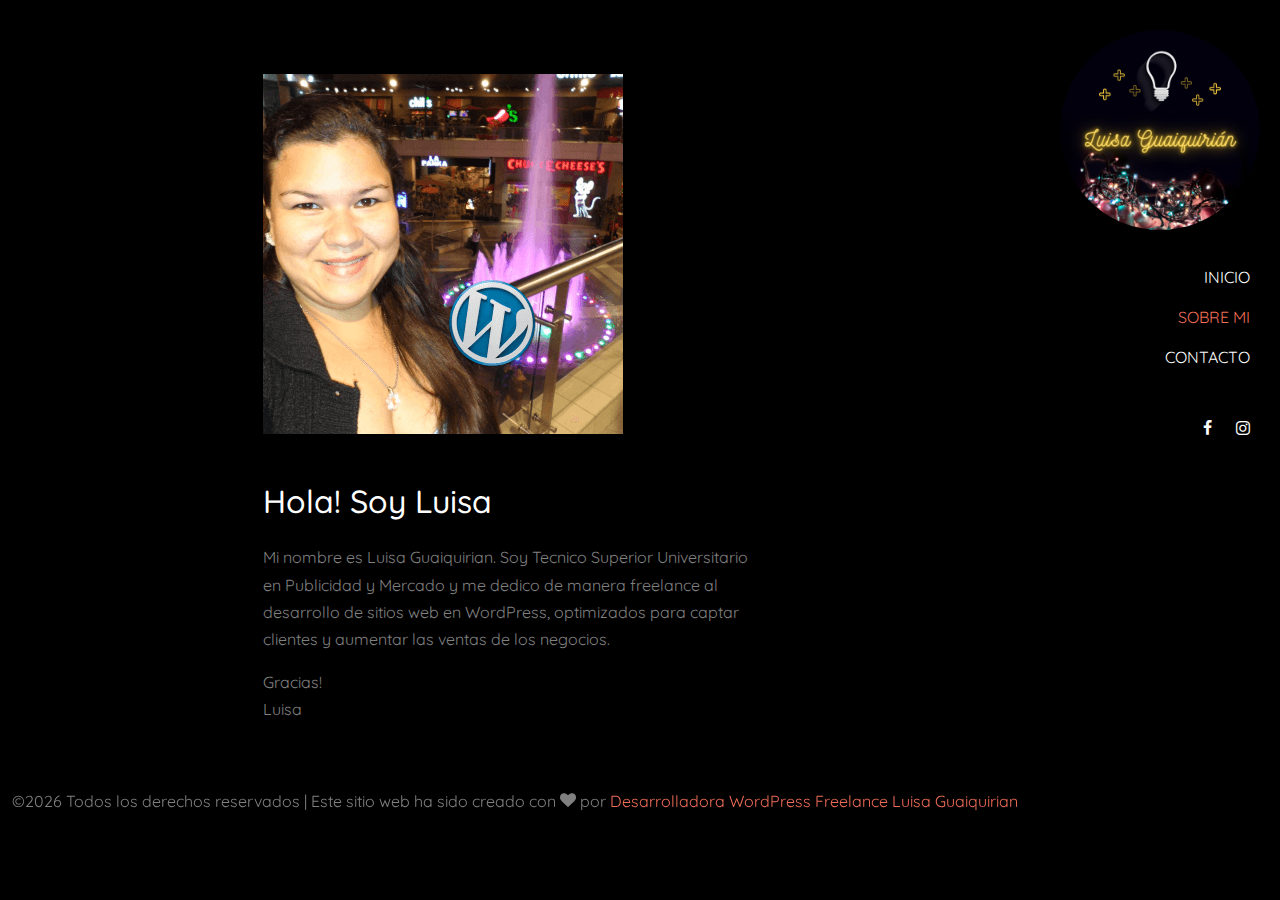
<file: sobremi.html>
<!DOCTYPE html>
<html lang="es">
  <head>
    <title>Sobre Mi - Luisa Guaiquirian - Desarrolladora WordPress Freelance</title>
    <meta charset="utf-8">
    <meta name="viewport" content="width=device-width, initial-scale=1, shrink-to-fit=no">
    <meta name="description" content="Mi nombre es Luisa Guaiquirian y soy una Desarrolladora WordPress Freelance.
Desarrollo sitios web en WordPress optimizados para captar clientes y aumentar las ventas de negocios.">
    <meta http-equiv="X-UA-Compatible" content="IE=edge">
    <meta name="author" content="Luisa Guaiquirian">

    <!-- Favicon -->   
  <link href="img/luisa-guaiquirian.png" rel="shortcut icon"/>
  <link rel="canonical" href="https://luisaguaiquirian.github.io" />
    <link rel="alternate" hreflang="en" href="https://luisaguaiquirian.github.io">

    <link href="https://fonts.googleapis.com/css?family=Quicksand:300,400,500,700,900" rel="stylesheet">
    <link rel="stylesheet" href="fonts/icomoon/style.css">

    <link rel="stylesheet" href="css/bootstrap.min.css">
    <link rel="stylesheet" href="css/magnific-popup.css">
    <link rel="stylesheet" href="css/jquery-ui.css">
    <link rel="stylesheet" href="css/owl.carousel.min.css">
    <link rel="stylesheet" href="css/owl.theme.default.min.css">

    <link rel="stylesheet" href="css/bootstrap-datepicker.css">

    <link rel="stylesheet" href="fonts/flaticon/font/flaticon.css">

    <link rel="stylesheet" href="css/aos.css">
    <link rel="stylesheet" href="css/fancybox.min.css">

    <link rel="stylesheet" href="css/style.css">

    <meta property="og:url"  content="https://luisaguaiquirian.github.io/" />
<meta property="og:type"               content="article" />
<meta property="og:title"              content="Luisa Guaiquirian - Desarrolladora WordPress Freelance" />
<meta property="og:description"        content="Desarrollo sitios web en WordPress optimizados para captar clientes y aumentar las ventas de negocios." />
<meta property="og:image"  content="https://luisaguaiquirian.github.io/img/luisa-guaiquirian.png" />
    
  </head>
  <body>
  

  <div class="site-wrap">

  <div class="site-mobile-menu">
    <div class="site-mobile-menu-header">
      <div class="site-mobile-menu-close mt-3">
        <span class="icon-close2 js-menu-toggle"></span>
      </div>
    </div>
    <div class="site-mobile-menu-body"></div>
  </div>

  <header class="header-bar d-flex d-lg-block align-items-center" data-aos="fade-left">
    <div class="site-logo">
      <a href="index.html"><img src="img/logo.png" alt="logo" style="width: 200px;border-radius: 50%"></a>
    </div>
    
    <div class="d-inline-block d-xl-none ml-md-0 ml-auto py-3" style="position: relative; top: 3px;"><a href="#" class="site-menu-toggle js-menu-toggle text-white"><span class="icon-menu h3"></span></a></div>

    <div class="main-menu">
      <ul class="js-clone-nav">
        <li><a href="index.html">Inicio</a></li>
        <li class="active"><a href="sobremi.html">Sobre Mi</a></li>
        <li><a href="contacto.html">Contacto</a></li>
      </ul>
      <ul class="social js-clone-nav">
        <li><a href="https://www.facebook.com/Luisa.Guaiquirian"><span class="icon-facebook"></span></a></li>
        <li><a href="https://www.instagram.com/lguaiquirian/"><span class="icon-instagram"></span></a></li>
      </ul>
    </div>
  </header> 
  <main class="main-content">
    <div class="container-fluid photos">
      <div class="row justify-content-center">
        
        <div class="col-md-6 pt-4">
          <figure class="mb-5" data-aos="fade-up">
            <img src="img/luisa-guaiquirian.png" alt="Luisa Guaiquirian" class="img-fluid">
          </figure>

          <h2 class="text-white mb-4" data-aos="fade-up">Hola! Soy Luisa</h2>

          <div class="row" data-aos="fade-up">
            <div class="col-md-12">
              <p>Mi nombre es Luisa Guaiquirian. Soy Tecnico Superior Universitario en Publicidad y Mercado y me dedico de manera freelance al desarrollo de sitios web en WordPress, optimizados para captar clientes y aumentar las ventas de los negocios.</p>             
              <p cass="mt-4">Gracias! <br> Luisa</p>
            </div>
          </div>
        </div>

      </div>

      <div class="row justify-content-center">
        <div class="col-md-12 text-center py-5">
            <p>
        <!-- Link back to Colorlib can't be removed. Template is licensed under CC BY 3.0. -->
         &copy;<script>document.write(new Date().getFullYear());</script> Todos los derechos reservados | Este sitio web ha sido creado con <i class="icon-heart" aria-hidden="true"></i> por <a href="https://luisaguaiquirian.github.io" target="_blank" >Desarrolladora WordPress Freelance Luisa Guaiquirian</a>
        <!-- Link back to Colorlib can't be removed. Template is licensed under CC BY 3.0. -->
      </p>
        </div>
      </div>
    </div>
  </main>

</div> <!-- .site-wrap -->

  <script src="js/jquery-3.3.1.min.js"></script>
  <script src="js/jquery-migrate-3.0.1.min.js"></script>
  <script src="js/jquery-ui.js"></script>
  <script src="js/popper.min.js"></script>
  <script src="js/bootstrap.min.js"></script>
  <script src="js/owl.carousel.min.js"></script>
  <script src="js/jquery.stellar.min.js"></script>
  <script src="js/jquery.countdown.min.js"></script>
  <script src="js/jquery.magnific-popup.min.js"></script>
  <script src="js/bootstrap-datepicker.min.js"></script>
  <script src="js/aos.js"></script>

  <script src="js/jquery.fancybox.min.js"></script>

  <script src="js/main.js"></script>
    
  </body>
</html>
</file>
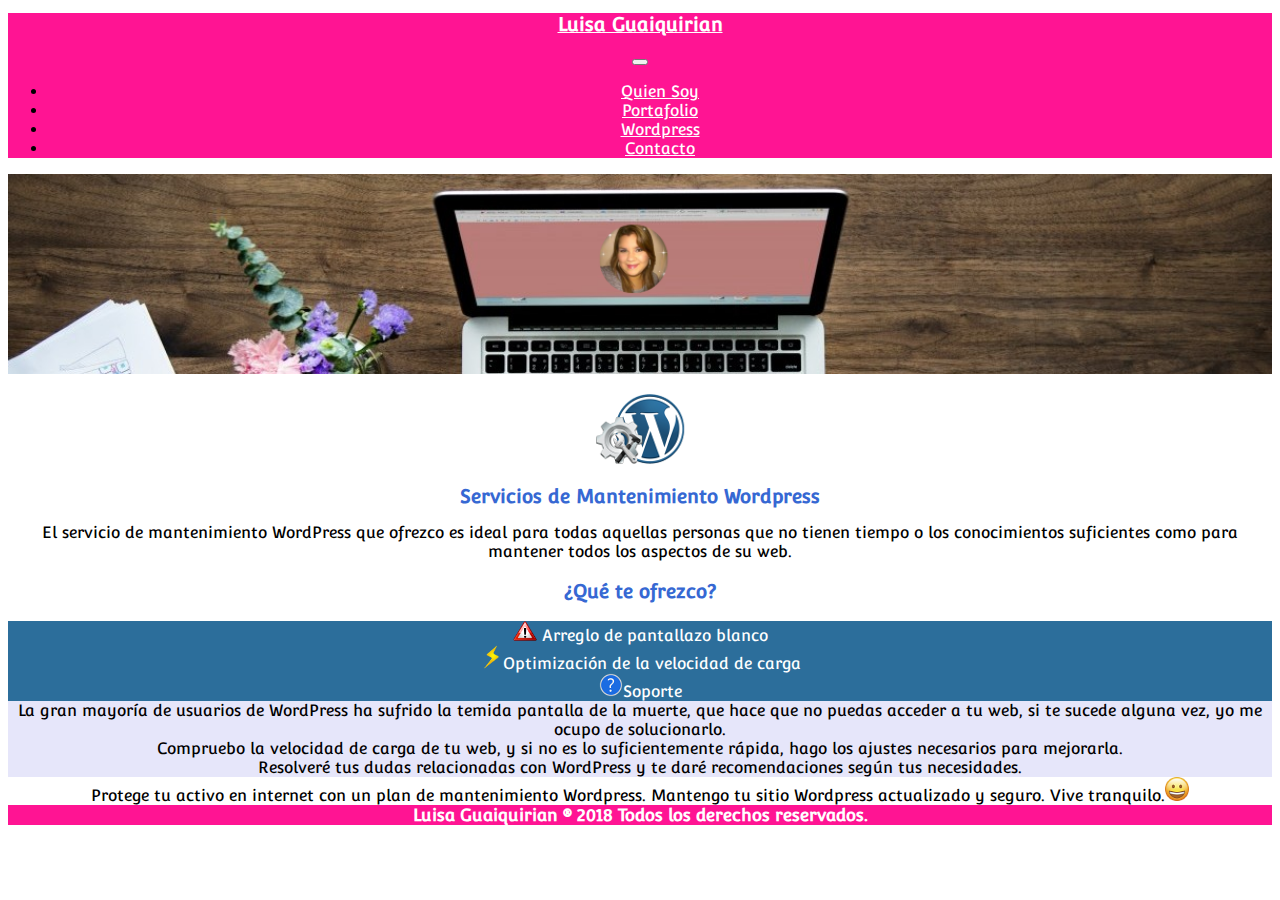
<file: wordpress.html>
<!DOCTYPE html>
<html lang="es" itemscope itemtype="https://schema.org/Article">

<head>
    <meta charset="utf-8">
    <link rel="canonical" href="index.html">
    <meta name="viewport" content="width=device-width,minimum-scale=1, initial-scale=1.0, maximum-scale=1">
    <meta http-equiv="X-UA-Compatible" content="IE=edge">
    <meta name="google-site-verification" content="BDLm3VQ7pficFBxRLPmOKlC6rUe5NRDBGIKLZTlDLrM" />
    <title>Luisa Guaiquirian - Desarrolladora Web Freelance Profesional</title>
    <meta name='description' content='Luisa Guaiquirian es una Desarrolladora Web Freelance Profesional que construye sitios web asombrosos.'>
    <meta name="author" content="Luisa Guaiquirian">
    <link rel="shortcut icon" href="img/prof.jpg" type="image/png" />
    <link rel="stylesheet" href="https://cdnjs.cloudflare.com/ajax/libs/font-awesome/4.7.0/css/font-awesome.min.css">
    <link href="https://stackpath.bootstrapcdn.com/bootstrap/4.1.0/css/bootstrap.min.css" rel="stylesheet" integrity="sha384-9gVQ4dYFwwWSjIDZnLEWnxCjeSWFphJiwGPXr1jddIhOegiu1FwO5qRGvFXOdJZ4" crossorigin="anonymous">
     
    
    <link href="https://fonts.googleapis.com/css?family=Convergence" rel="stylesheet">
    <style>
    	body{
    		 font-family: 'Convergence', sans-serif;
    	}
        h1 {
            font-size: 19px;
            font-weight: 900;
        }
        
        h2 {
            font-size: 19px;
        }
        
        h3 {
            font-size: 19px;
        }
        
        ul.icons {
            cursor: default;
            list-style: none;
            padding-left: 0;
        }
        
        ul.icons li {
            display: inline-block;
            padding: 0 1em 0 0;
        }
        
        ul.icons li:last-child {
            padding-right: 0;
        }
        
        .footer {
            background-color: #666;
            color: white;
            text-align: center;
            width: 100%;
            font-weight: 900;
            font-size: 17px
        }
        
        .correo {
            color: #16D328;
        }
        
        .center {
            text-align: center;
        }
        
        .avatar {
            width: 200px;
            border-radius: 50%;
        }
        
        .seccion {
            color: #3668D3;
        }
        
        .enlace {
            color: #16D328
        }
        
        .blackiconcolor {
            color: black;
        }

        .nickname{
        	 
        	visibility: hidden;
        }
        #navbar{
        	background-color:  #FF1493;
        }
        #brand{
 			color: white;
        }
        #nav-link{
        	color: white;
        }
        .imagenes{
        	width: 40px;
        }
        .footer{
        	background-color:#FF1493;
        }
         .hero-image {
            
     background: url(img/fondo.png)   ;
   
  height: 200px;
background-size: cover;
 
        }
    </style>
    <link rel="stylesheet" href="magic/magic.min.css">
    <link rel="stylesheet" type="text/css" href="https://csshake.surge.sh/csshake.min.css">   
    <script async src="https://www.googletagmanager.com/gtag/js?id=UA-119693520-1"></script>
    <script>
        window.dataLayer = window.dataLayer || [];

        function gtag() {
            dataLayer.push(arguments);
        }
        gtag('js', new Date());
        gtag('config', 'UA-119693520-1');
    </script>
</head>

<body>
    <div class="center">
        <nav class="navbar navbar-expand-lg navbar-light" id="navbar" > <a id="brand" class="navbar-brand" href="index.html" title="#"><h1>Luisa Guaiquirian</h1></a>
            <button class="navbar-toggler" type="button" data-toggle="collapse" data-target="#navbarNav" aria-controls="navbarNav" aria-expanded="false" aria-label="Toggle navigation"> <span class="navbar-toggler-icon"></span> </button>
            <div class="collapse navbar-collapse" id="navbarNav" >
                <ul class="navbar-nav ml-auto">
                    <li class="nav-item"> <a  id="nav-link"   class="nav-link" href="index.html#quien-soy" title="quien-soy">Quien Soy</a> </li>
                     <li class="nav-item"> <a  id="nav-link"  class="nav-link" href="index.html#portafolio" title="portafolio">Portafolio</a> </li>
                     <li class="nav-item"> <a  id="nav-link" class="nav-link" href="#" title="wordpress">Wordpress</a> </li>
                    <li class="nav-item"> <a  id="nav-link" class="nav-link" href="index.html#contacto" title="contacto">Contacto</a> </li>
                </ul>
            </div>
        </nav>
         <div class="hero-image" id="hero-image" ></div>
           <br> 
 
        <section id="quien-soy" class="main">
            <div class="center">
              <img id="imagenes" src="img/mantenimiento.png" alt="mantenimiento" title="mantenimiento" width="90px" height="72px">
              <br> 
                <h2 class="seccion">Servicios de Mantenimiento Wordpress</h2>
 
 El servicio de mantenimiento WordPress que ofrezco es ideal para todas aquellas personas que no tienen tiempo o los conocimientos suficientes como para mantener todos los aspectos de su web.
 <br>
 
<div class="container-fluid">
<h3 class="seccion">¿Qué te ofrezco?</h3>
 
  <div class="row">
    <div class="col-4" style="background-color:#2C6E9B;color: white"><img src="img/alerta.png" alt="alerta" title="alerta" width="24px" height="20px"> Arreglo de pantallazo blanco</div>
      <div class="col-4" style="background-color:#2C6E9B;color: white"><img src="img/velocidad.png" alt="velocidad" title="velocidad" width="24px" height="24px">Optimización de la velocidad de carga</div>
          <div class="col-4" style="background-color:#2C6E9B;color: white"><img src="img/soporte.png" alt="soporte" title="soporte" width="24px" height="24px">Soporte</div>
  </div>

  <div class="row">
    <div class="col-4" style="background-color:lavender;"> La gran mayoría de usuarios de WordPress ha sufrido la temida pantalla de la muerte, que hace que no puedas acceder a tu web, si te sucede alguna vez, yo me ocupo de solucionarlo.</div>
     <div class="col-4" style="background-color:lavender;"> Compruebo la velocidad de carga de tu web, y si no es lo suficientemente rápida, hago los ajustes necesarios para mejorarla.</div>
      <div class="col-4" style="background-color:lavender;">Resolveré tus dudas relacionadas con WordPress y te daré recomendaciones según tus necesidades.</div>
  </div>
  </div>
  
Protege tu activo en internet con un plan de mantenimiento Wordpress. Mantengo tu sitio Wordpress actualizado y seguro. Vive tranquilo.<img src="img/emoticon.png" alt="emoticon" title="emoticon" width="24px" height="24px">
 </div>
            
        </section>
 
        <div class="footer">Luisa Guaiquirian ® 2018 Todos los derechos reservados.   </div>

    </div>
   <script src="https://code.jquery.com/jquery-3.3.1.slim.min.js" integrity="sha384-q8i/X+965DzO0rT7abK41JStQIAqVgRVzpbzo5smXKp4YfRvH+8abtTE1Pi6jizo" crossorigin="anonymous"></script>
    <script src="https://cdnjs.cloudflare.com/ajax/libs/popper.js/1.14.3/umd/popper.min.js" integrity="sha384-ZMP7rVo3mIykV+2+9J3UJ46jBk0WLaUAdn689aCwoqbBJiSnjAK/l8WvCWPIPm49" crossorigin="anonymous"></script>
    <script src="https://stackpath.bootstrapcdn.com/bootstrap/4.1.1/js/bootstrap.min.js" integrity="sha384-smHYKdLADwkXOn1EmN1qk/HfnUcbVRZyYmZ4qpPea6sjB/pTJ0euyQp0Mk8ck+5T" crossorigin="anonymous"></script>
    <script
  src="https://code.jquery.com/jquery-3.3.1.min.js"
  integrity="sha256-FgpCb/KJQlLNfOu91ta32o/NMZxltwRo8QtmkMRdAu8="
  crossorigin="anonymous"></script>

    <script>
      setTimeout(function(){
  $('.hero-image').addClass('magictime slideUpReturn');
  $('#imagenes').addClass('magictime slideDownReturn');
 
}, 0);
      
    </script>
</body>

</html>
</file>
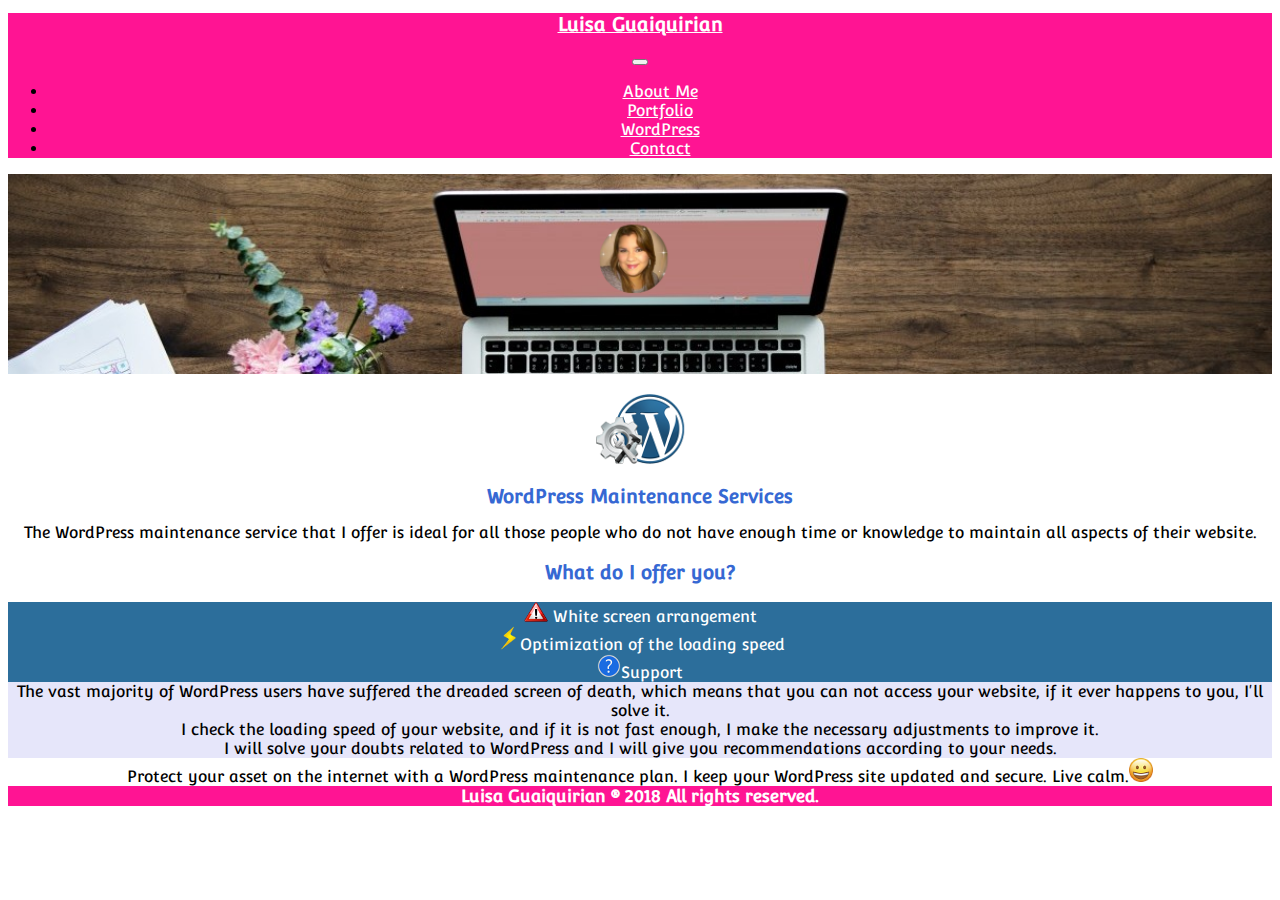
<file: wordpress_service.html>
<!DOCTYPE html>
<html lang="es" itemscope itemtype="https://schema.org/Article">

<head>
    <meta charset="utf-8">
    <link rel="canonical" href="index.html">
    <meta name="viewport" content="width=device-width,minimum-scale=1, initial-scale=1.0, maximum-scale=1">
    <meta http-equiv="X-UA-Compatible" content="IE=edge">
    <meta name="google-site-verification" content="BDLm3VQ7pficFBxRLPmOKlC6rUe5NRDBGIKLZTlDLrM" />
    <title>Luisa Guaiquirian - Professional Freelance Web Developer</title>
    <meta name='description' content='Luisa Guaiquirian is a Professional Freelance Web Developer who builds amazing websites.'>
    <meta name="author" content="Luisa Guaiquirian">
    <link rel="shortcut icon" href="https://luisaguaiquirian.github.io/img/luisa-guaiquirian.jpg" type="image/png" />
    <link rel="stylesheet" href="https://cdnjs.cloudflare.com/ajax/libs/font-awesome/4.7.0/css/font-awesome.min.css">
    <link href="https://stackpath.bootstrapcdn.com/bootstrap/4.1.0/css/bootstrap.min.css" rel="stylesheet" integrity="sha384-9gVQ4dYFwwWSjIDZnLEWnxCjeSWFphJiwGPXr1jddIhOegiu1FwO5qRGvFXOdJZ4" crossorigin="anonymous">
     
    
        <meta property="og:url"  content="https://luisaguaiquirian.github.io/" />
<meta property="og:type"               content="article" />
<meta property="og:title"              content="Luisa Guaiquirian - Professional Freelance Web Developer" />
<meta property="og:description"        content="Luisa Guaiquirian is a Professional Freelance Web Developer who builds amazing websites." />
<meta property="og:image"  content="https://luisaguaiquirian.github.io/img/luisa-guaiquirian.jpg" />
 

    <link href="https://fonts.googleapis.com/css?family=Convergence" rel="stylesheet">
    <style>
    	body{
    		 font-family: 'Convergence', sans-serif;
    	}
        h1 {
            font-size: 19px;
            font-weight: 900;
        }
        
        h2 {
            font-size: 19px;
        }
        
        h3 {
            font-size: 19px;
        }
        
        ul.icons {
            cursor: default;
            list-style: none;
            padding-left: 0;
        }
        
        ul.icons li {
            display: inline-block;
            padding: 0 1em 0 0;
        }
        
        ul.icons li:last-child {
            padding-right: 0;
        }
        
        .footer {
            background-color: #666;
            color: white;
            text-align: center;
            width: 100%;
            font-weight: 900;
            font-size: 17px
        }
        
        .correo {
            color: #16D328;
        }
        
        .center {
            text-align: center;
        }
        
        .avatar {
            width: 200px;
            border-radius: 50%;
        }
        
        .seccion {
            color: #3668D3;
        }
        
        .enlace {
            color: #16D328
        }
        
        .blackiconcolor {
            color: black;
        }

        .nickname{
        	 
        	visibility: hidden;
        }
        #navbar{
        	background-color:  #FF1493;
        }
        #brand{
 			color: white;
        }
        #nav-link{
        	color: white;
        }
        .imagenes{
        	width: 40px;
        }
        .footer{
        	background-color:#FF1493;
        }
         .hero-image {
            
     background: url(img/fondo.png)   ;
   
  height: 200px;
background-size: cover;
 
        }
    </style>
    <link rel="stylesheet" href="magic/magic.min.css">
    <link rel="stylesheet" type="text/css" href="https://csshake.surge.sh/csshake.min.css">   
    <script async src="https://www.googletagmanager.com/gtag/js?id=UA-119693520-1"></script>
    <script>
        window.dataLayer = window.dataLayer || [];

        function gtag() {
            dataLayer.push(arguments);
        }
        gtag('js', new Date());
        gtag('config', 'UA-119693520-1');
    </script>
</head>

<body>
    <div class="center">
         <nav class="navbar navbar-expand-lg navbar-light" id="navbar" > <a id="brand" class="navbar-brand" href="index2.html" title="#"><h1>Luisa Guaiquirian</h1></a>
            <button class="navbar-toggler" type="button" data-toggle="collapse" data-target="#navbarNav" aria-controls="navbarNav" aria-expanded="false" aria-label="Toggle navigation"> <span class="navbar-toggler-icon"></span> </button>
            <div class="collapse navbar-collapse" id="navbarNav" >
                <ul class="navbar-nav ml-auto">
                    <li class="nav-item"> <a  id="nav-link"   class="nav-link" href="#quien-soy" title="quien-soy">About Me</a> </li>
                     <li class="nav-item"> <a  id="nav-link"  class="nav-link" href="#portafolio" title="portafolio">Portfolio</a> </li>
                      <li class="nav-item"> <a  id="nav-link" class="nav-link" href="#" title="wordpress">WordPress</a> </li>
                    <li class="nav-item"> <a  id="nav-link" class="nav-link" href="#contacto" title="contacto">Contact</a> </li>
                </ul>
            </div>
        </nav>
         <div class="hero-image" id="hero-image" ></div>
           <br> 
 
        <section id="quien-soy" class="main">
            <div class="center">
              <img id="imagenes" src="img/mantenimiento.png" alt="mantenimiento" title="mantenimiento" width="90px" height="72px">
              <br> 
                <h2 class="seccion">WordPress Maintenance Services</h2>
 
  The WordPress maintenance service that I offer is ideal for all those people who do not have enough time or knowledge to maintain all aspects of their website.
 <br>
 
<div class="container-fluid">
<h3 class="seccion">What do I offer you?</h3>
 
  <div class="row">
    <div class="col-4" style="background-color:#2C6E9B;color: white"><img src="img/alerta.png" alt="alerta" title="alerta" width="24px" height="20px"> White screen arrangement</div>
      <div class="col-4" style="background-color:#2C6E9B;color: white"><img src="img/velocidad.png" alt="velocidad" title="velocidad" width="24px" height="24px">Optimization of the loading speed</div>
          <div class="col-4" style="background-color:#2C6E9B;color: white"><img src="img/soporte.png" alt="soporte" title="soporte" width="24px" height="24px">Support</div>
  </div>

  <div class="row">
    <div class="col-4" style="background-color:lavender;"> The vast majority of WordPress users have suffered the dreaded screen of death, which means that you can not access your website, if it ever happens to you, I'll solve it.</div>
     <div class="col-4" style="background-color:lavender;"> I check the loading speed of your website, and if it is not fast enough, I make the necessary adjustments to improve it.</div>
      <div class="col-4" style="background-color:lavender;">I will solve your doubts related to WordPress and I will give you recommendations according to your needs.</div>
  </div>
  </div>
  
 Protect your asset on the internet with a WordPress maintenance plan. I keep your WordPress site updated and secure. Live calm.<img src="img/emoticon.png" alt="emoticon" title="emoticon" width="24px" height="24px">
 </div>
            
        </section>
 
        <div class="footer">Luisa Guaiquirian ® 2018 All rights reserved.   </div>

    </div>
   <script src="https://code.jquery.com/jquery-3.3.1.slim.min.js" integrity="sha384-q8i/X+965DzO0rT7abK41JStQIAqVgRVzpbzo5smXKp4YfRvH+8abtTE1Pi6jizo" crossorigin="anonymous"></script>
    <script src="https://cdnjs.cloudflare.com/ajax/libs/popper.js/1.14.3/umd/popper.min.js" integrity="sha384-ZMP7rVo3mIykV+2+9J3UJ46jBk0WLaUAdn689aCwoqbBJiSnjAK/l8WvCWPIPm49" crossorigin="anonymous"></script>
    <script src="https://stackpath.bootstrapcdn.com/bootstrap/4.1.1/js/bootstrap.min.js" integrity="sha384-smHYKdLADwkXOn1EmN1qk/HfnUcbVRZyYmZ4qpPea6sjB/pTJ0euyQp0Mk8ck+5T" crossorigin="anonymous"></script>
    <script
  src="https://code.jquery.com/jquery-3.3.1.min.js"
  integrity="sha256-FgpCb/KJQlLNfOu91ta32o/NMZxltwRo8QtmkMRdAu8="
  crossorigin="anonymous"></script>

    <script>
      setTimeout(function(){
  $('.hero-image').addClass('magictime slideUpReturn');
  $('#imagenes').addClass('magictime slideDownReturn');
 
}, 0);
      
    </script>
</body>

</html>
</file>
<file: fonts/icomoon/style.css>
@font-face {
  font-family: 'icomoon';
  src:  url('fonts/icomoon.eot?10si43');
  src:  url('fonts/icomoon.eot?10si43#iefix') format('embedded-opentype'),
    url('fonts/icomoon.ttf?10si43') format('truetype'),
    url('fonts/icomoon.woff?10si43') format('woff'),
    url('fonts/icomoon.svg?10si43#icomoon') format('svg');
  font-weight: normal;
  font-style: normal;
}

[class^="icon-"], [class*=" icon-"] {
  /* use !important to prevent issues with browser extensions that change fonts */
  font-family: 'icomoon' !important;
  speak: none;
  font-style: normal;
  font-weight: normal;
  font-variant: normal;
  text-transform: none;
  line-height: 1;

  /* Better Font Rendering =========== */
  -webkit-font-smoothing: antialiased;
  -moz-osx-font-smoothing: grayscale;
}

.icon-asterisk:before {
  content: "\f069";
}
.icon-plus:before {
  content: "\f067";
}
.icon-question:before {
  content: "\f128";
}
.icon-minus:before {
  content: "\f068";
}
.icon-glass:before {
  content: "\f000";
}
.icon-music:before {
  content: "\f001";
}
.icon-search:before {
  content: "\f002";
}
.icon-envelope-o:before {
  content: "\f003";
}
.icon-heart:before {
  content: "\f004";
}
.icon-star:before {
  content: "\f005";
}
.icon-star-o:before {
  content: "\f006";
}
.icon-user:before {
  content: "\f007";
}
.icon-film:before {
  content: "\f008";
}
.icon-th-large:before {
  content: "\f009";
}
.icon-th:before {
  content: "\f00a";
}
.icon-th-list:before {
  content: "\f00b";
}
.icon-check:before {
  content: "\f00c";
}
.icon-close:before {
  content: "\f00d";
}
.icon-remove:before {
  content: "\f00d";
}
.icon-times:before {
  content: "\f00d";
}
.icon-search-plus:before {
  content: "\f00e";
}
.icon-search-minus:before {
  content: "\f010";
}
.icon-power-off:before {
  content: "\f011";
}
.icon-signal:before {
  content: "\f012";
}
.icon-cog:before {
  content: "\f013";
}
.icon-gear:before {
  content: "\f013";
}
.icon-trash-o:before {
  content: "\f014";
}
.icon-home:before {
  content: "\f015";
}
.icon-file-o:before {
  content: "\f016";
}
.icon-clock-o:before {
  content: "\f017";
}
.icon-road:before {
  content: "\f018";
}
.icon-download:before {
  content: "\f019";
}
.icon-arrow-circle-o-down:before {
  content: "\f01a";
}
.icon-arrow-circle-o-up:before {
  content: "\f01b";
}
.icon-inbox:before {
  content: "\f01c";
}
.icon-play-circle-o:before {
  content: "\f01d";
}
.icon-repeat:before {
  content: "\f01e";
}
.icon-rotate-right:before {
  content: "\f01e";
}
.icon-refresh:before {
  content: "\f021";
}
.icon-list-alt:before {
  content: "\f022";
}
.icon-lock:before {
  content: "\f023";
}
.icon-flag:before {
  content: "\f024";
}
.icon-headphones:before {
  content: "\f025";
}
.icon-volume-off:before {
  content: "\f026";
}
.icon-volume-down:before {
  content: "\f027";
}
.icon-volume-up:before {
  content: "\f028";
}
.icon-qrcode:before {
  content: "\f029";
}
.icon-barcode:before {
  content: "\f02a";
}
.icon-tag:before {
  content: "\f02b";
}
.icon-tags:before {
  content: "\f02c";
}
.icon-book:before {
  content: "\f02d";
}
.icon-bookmark:before {
  content: "\f02e";
}
.icon-print:before {
  content: "\f02f";
}
.icon-camera:before {
  content: "\f030";
}
.icon-font:before {
  content: "\f031";
}
.icon-bold:before {
  content: "\f032";
}
.icon-italic:before {
  content: "\f033";
}
.icon-text-height:before {
  content: "\f034";
}
.icon-text-width:before {
  content: "\f035";
}
.icon-align-left:before {
  content: "\f036";
}
.icon-align-center:before {
  content: "\f037";
}
.icon-align-right:before {
  content: "\f038";
}
.icon-align-justify:before {
  content: "\f039";
}
.icon-list:before {
  content: "\f03a";
}
.icon-dedent:before {
  content: "\f03b";
}
.icon-outdent:before {
  content: "\f03b";
}
.icon-indent:before {
  content: "\f03c";
}
.icon-video-camera:before {
  content: "\f03d";
}
.icon-image:before {
  content: "\f03e";
}
.icon-photo:before {
  content: "\f03e";
}
.icon-picture-o:before {
  content: "\f03e";
}
.icon-pencil:before {
  content: "\f040";
}
.icon-map-marker:before {
  content: "\f041";
}
.icon-adjust:before {
  content: "\f042";
}
.icon-tint:before {
  content: "\f043";
}
.icon-edit:before {
  content: "\f044";
}
.icon-pencil-square-o:before {
  content: "\f044";
}
.icon-share-square-o:before {
  content: "\f045";
}
.icon-check-square-o:before {
  content: "\f046";
}
.icon-arrows:before {
  content: "\f047";
}
.icon-step-backward:before {
  content: "\f048";
}
.icon-fast-backward:before {
  content: "\f049";
}
.icon-backward:before {
  content: "\f04a";
}
.icon-play:before {
  content: "\f04b";
}
.icon-pause:before {
  content: "\f04c";
}
.icon-stop:before {
  content: "\f04d";
}
.icon-forward:before {
  content: "\f04e";
}
.icon-fast-forward:before {
  content: "\f050";
}
.icon-step-forward:before {
  content: "\f051";
}
.icon-eject:before {
  content: "\f052";
}
.icon-chevron-left:before {
  content: "\f053";
}
.icon-chevron-right:before {
  content: "\f054";
}
.icon-plus-circle:before {
  content: "\f055";
}
.icon-minus-circle:before {
  content: "\f056";
}
.icon-times-circle:before {
  content: "\f057";
}
.icon-check-circle:before {
  content: "\f058";
}
.icon-question-circle:before {
  content: "\f059";
}
.icon-info-circle:before {
  content: "\f05a";
}
.icon-crosshairs:before {
  content: "\f05b";
}
.icon-times-circle-o:before {
  content: "\f05c";
}
.icon-check-circle-o:before {
  content: "\f05d";
}
.icon-ban:before {
  content: "\f05e";
}
.icon-arrow-left:before {
  content: "\f060";
}
.icon-arrow-right:before {
  content: "\f061";
}
.icon-arrow-up:before {
  content: "\f062";
}
.icon-arrow-down:before {
  content: "\f063";
}
.icon-mail-forward:before {
  content: "\f064";
}
.icon-share:before {
  content: "\f064";
}
.icon-expand:before {
  content: "\f065";
}
.icon-compress:before {
  content: "\f066";
}
.icon-exclamation-circle:before {
  content: "\f06a";
}
.icon-gift:before {
  content: "\f06b";
}
.icon-leaf:before {
  content: "\f06c";
}
.icon-fire:before {
  content: "\f06d";
}
.icon-eye:before {
  content: "\f06e";
}
.icon-eye-slash:before {
  content: "\f070";
}
.icon-exclamation-triangle:before {
  content: "\f071";
}
.icon-warning:before {
  content: "\f071";
}
.icon-plane:before {
  content: "\f072";
}
.icon-calendar:before {
  content: "\f073";
}
.icon-random:before {
  content: "\f074";
}
.icon-comment:before {
  content: "\f075";
}
.icon-magnet:before {
  content: "\f076";
}
.icon-chevron-up:before {
  content: "\f077";
}
.icon-chevron-down:before {
  content: "\f078";
}
.icon-retweet:before {
  content: "\f079";
}
.icon-shopping-cart:before {
  content: "\f07a";
}
.icon-folder:before {
  content: "\f07b";
}
.icon-folder-open:before {
  content: "\f07c";
}
.icon-arrows-v:before {
  content: "\f07d";
}
.icon-arrows-h:before {
  content: "\f07e";
}
.icon-bar-chart:before {
  content: "\f080";
}
.icon-bar-chart-o:before {
  content: "\f080";
}
.icon-twitter-square:before {
  content: "\f081";
}
.icon-facebook-square:before {
  content: "\f082";
}
.icon-camera-retro:before {
  content: "\f083";
}
.icon-key:before {
  content: "\f084";
}
.icon-cogs:before {
  content: "\f085";
}
.icon-gears:before {
  content: "\f085";
}
.icon-comments:before {
  content: "\f086";
}
.icon-thumbs-o-up:before {
  content: "\f087";
}
.icon-thumbs-o-down:before {
  content: "\f088";
}
.icon-star-half:before {
  content: "\f089";
}
.icon-heart-o:before {
  content: "\f08a";
}
.icon-sign-out:before {
  content: "\f08b";
}
.icon-linkedin-square:before {
  content: "\f08c";
}
.icon-thumb-tack:before {
  content: "\f08d";
}
.icon-external-link:before {
  content: "\f08e";
}
.icon-sign-in:before {
  content: "\f090";
}
.icon-trophy:before {
  content: "\f091";
}
.icon-github-square:before {
  content: "\f092";
}
.icon-upload:before {
  content: "\f093";
}
.icon-lemon-o:before {
  content: "\f094";
}
.icon-phone:before {
  content: "\f095";
}
.icon-square-o:before {
  content: "\f096";
}
.icon-bookmark-o:before {
  content: "\f097";
}
.icon-phone-square:before {
  content: "\f098";
}
.icon-twitter:before {
  content: "\f099";
}
.icon-facebook:before {
  content: "\f09a";
}
.icon-facebook-f:before {
  content: "\f09a";
}
.icon-github:before {
  content: "\f09b";
}
.icon-unlock:before {
  content: "\f09c";
}
.icon-credit-card:before {
  content: "\f09d";
}
.icon-feed:before {
  content: "\f09e";
}
.icon-rss:before {
  content: "\f09e";
}
.icon-hdd-o:before {
  content: "\f0a0";
}
.icon-bullhorn:before {
  content: "\f0a1";
}
.icon-bell-o:before {
  content: "\f0a2";
}
.icon-certificate:before {
  content: "\f0a3";
}
.icon-hand-o-right:before {
  content: "\f0a4";
}
.icon-hand-o-left:before {
  content: "\f0a5";
}
.icon-hand-o-up:before {
  content: "\f0a6";
}
.icon-hand-o-down:before {
  content: "\f0a7";
}
.icon-arrow-circle-left:before {
  content: "\f0a8";
}
.icon-arrow-circle-right:before {
  content: "\f0a9";
}
.icon-arrow-circle-up:before {
  content: "\f0aa";
}
.icon-arrow-circle-down:before {
  content: "\f0ab";
}
.icon-globe:before {
  content: "\f0ac";
}
.icon-wrench:before {
  content: "\f0ad";
}
.icon-tasks:before {
  content: "\f0ae";
}
.icon-filter:before {
  content: "\f0b0";
}
.icon-briefcase:before {
  content: "\f0b1";
}
.icon-arrows-alt:before {
  content: "\f0b2";
}
.icon-group:before {
  content: "\f0c0";
}
.icon-users:before {
  content: "\f0c0";
}
.icon-chain:before {
  content: "\f0c1";
}
.icon-link:before {
  content: "\f0c1";
}
.icon-cloud:before {
  content: "\f0c2";
}
.icon-flask:before {
  content: "\f0c3";
}
.icon-cut:before {
  content: "\f0c4";
}
.icon-scissors:before {
  content: "\f0c4";
}
.icon-copy:before {
  content: "\f0c5";
}
.icon-files-o:before {
  content: "\f0c5";
}
.icon-paperclip:before {
  content: "\f0c6";
}
.icon-floppy-o:before {
  content: "\f0c7";
}
.icon-save:before {
  content: "\f0c7";
}
.icon-square:before {
  content: "\f0c8";
}
.icon-bars:before {
  content: "\f0c9";
}
.icon-navicon:before {
  content: "\f0c9";
}
.icon-reorder:before {
  content: "\f0c9";
}
.icon-list-ul:before {
  content: "\f0ca";
}
.icon-list-ol:before {
  content: "\f0cb";
}
.icon-strikethrough:before {
  content: "\f0cc";
}
.icon-underline:before {
  content: "\f0cd";
}
.icon-table:before {
  content: "\f0ce";
}
.icon-magic:before {
  content: "\f0d0";
}
.icon-truck:before {
  content: "\f0d1";
}
.icon-pinterest:before {
  content: "\f0d2";
}
.icon-pinterest-square:before {
  content: "\f0d3";
}
.icon-google-plus-square:before {
  content: "\f0d4";
}
.icon-google-plus:before {
  content: "\f0d5";
}
.icon-money:before {
  content: "\f0d6";
}
.icon-caret-down:before {
  content: "\f0d7";
}
.icon-caret-up:before {
  content: "\f0d8";
}
.icon-caret-left:before {
  content: "\f0d9";
}
.icon-caret-right:before {
  content: "\f0da";
}
.icon-columns:before {
  content: "\f0db";
}
.icon-sort:before {
  content: "\f0dc";
}
.icon-unsorted:before {
  content: "\f0dc";
}
.icon-sort-desc:before {
  content: "\f0dd";
}
.icon-sort-down:before {
  content: "\f0dd";
}
.icon-sort-asc:before {
  content: "\f0de";
}
.icon-sort-up:before {
  content: "\f0de";
}
.icon-envelope:before {
  content: "\f0e0";
}
.icon-linkedin:before {
  content: "\f0e1";
}
.icon-rotate-left:before {
  content: "\f0e2";
}
.icon-undo:before {
  content: "\f0e2";
}
.icon-gavel:before {
  content: "\f0e3";
}
.icon-legal:before {
  content: "\f0e3";
}
.icon-dashboard:before {
  content: "\f0e4";
}
.icon-tachometer:before {
  content: "\f0e4";
}
.icon-comment-o:before {
  content: "\f0e5";
}
.icon-comments-o:before {
  content: "\f0e6";
}
.icon-bolt:before {
  content: "\f0e7";
}
.icon-flash:before {
  content: "\f0e7";
}
.icon-sitemap:before {
  content: "\f0e8";
}
.icon-umbrella:before {
  content: "\f0e9";
}
.icon-clipboard:before {
  content: "\f0ea";
}
.icon-paste:before {
  content: "\f0ea";
}
.icon-lightbulb-o:before {
  content: "\f0eb";
}
.icon-exchange:before {
  content: "\f0ec";
}
.icon-cloud-download:before {
  content: "\f0ed";
}
.icon-cloud-upload:before {
  content: "\f0ee";
}
.icon-user-md:before {
  content: "\f0f0";
}
.icon-stethoscope:before {
  content: "\f0f1";
}
.icon-suitcase:before {
  content: "\f0f2";
}
.icon-bell:before {
  content: "\f0f3";
}
.icon-coffee:before {
  content: "\f0f4";
}
.icon-cutlery:before {
  content: "\f0f5";
}
.icon-file-text-o:before {
  content: "\f0f6";
}
.icon-building-o:before {
  content: "\f0f7";
}
.icon-hospital-o:before {
  content: "\f0f8";
}
.icon-ambulance:before {
  content: "\f0f9";
}
.icon-medkit:before {
  content: "\f0fa";
}
.icon-fighter-jet:before {
  content: "\f0fb";
}
.icon-beer:before {
  content: "\f0fc";
}
.icon-h-square:before {
  content: "\f0fd";
}
.icon-plus-square:before {
  content: "\f0fe";
}
.icon-angle-double-left:before {
  content: "\f100";
}
.icon-angle-double-right:before {
  content: "\f101";
}
.icon-angle-double-up:before {
  content: "\f102";
}
.icon-angle-double-down:before {
  content: "\f103";
}
.icon-angle-left:before {
  content: "\f104";
}
.icon-angle-right:before {
  content: "\f105";
}
.icon-angle-up:before {
  content: "\f106";
}
.icon-angle-down:before {
  content: "\f107";
}
.icon-desktop:before {
  content: "\f108";
}
.icon-laptop:before {
  content: "\f109";
}
.icon-tablet:before {
  content: "\f10a";
}
.icon-mobile:before {
  content: "\f10b";
}
.icon-mobile-phone:before {
  content: "\f10b";
}
.icon-circle-o:before {
  content: "\f10c";
}
.icon-quote-left:before {
  content: "\f10d";
}
.icon-quote-right:before {
  content: "\f10e";
}
.icon-spinner:before {
  content: "\f110";
}
.icon-circle:before {
  content: "\f111";
}
.icon-mail-reply:before {
  content: "\f112";
}
.icon-reply:before {
  content: "\f112";
}
.icon-github-alt:before {
  content: "\f113";
}
.icon-folder-o:before {
  content: "\f114";
}
.icon-folder-open-o:before {
  content: "\f115";
}
.icon-smile-o:before {
  content: "\f118";
}
.icon-frown-o:before {
  content: "\f119";
}
.icon-meh-o:before {
  content: "\f11a";
}
.icon-gamepad:before {
  content: "\f11b";
}
.icon-keyboard-o:before {
  content: "\f11c";
}
.icon-flag-o:before {
  content: "\f11d";
}
.icon-flag-checkered:before {
  content: "\f11e";
}
.icon-terminal:before {
  content: "\f120";
}
.icon-code:before {
  content: "\f121";
}
.icon-mail-reply-all:before {
  content: "\f122";
}
.icon-reply-all:before {
  content: "\f122";
}
.icon-star-half-empty:before {
  content: "\f123";
}
.icon-star-half-full:before {
  content: "\f123";
}
.icon-star-half-o:before {
  content: "\f123";
}
.icon-location-arrow:before {
  content: "\f124";
}
.icon-crop:before {
  content: "\f125";
}
.icon-code-fork:before {
  content: "\f126";
}
.icon-chain-broken:before {
  content: "\f127";
}
.icon-unlink:before {
  content: "\f127";
}
.icon-info:before {
  content: "\f129";
}
.icon-exclamation:before {
  content: "\f12a";
}
.icon-superscript:before {
  content: "\f12b";
}
.icon-subscript:before {
  content: "\f12c";
}
.icon-eraser:before {
  content: "\f12d";
}
.icon-puzzle-piece:before {
  content: "\f12e";
}
.icon-microphone:before {
  content: "\f130";
}
.icon-microphone-slash:before {
  content: "\f131";
}
.icon-shield:before {
  content: "\f132";
}
.icon-calendar-o:before {
  content: "\f133";
}
.icon-fire-extinguisher:before {
  content: "\f134";
}
.icon-rocket:before {
  content: "\f135";
}
.icon-maxcdn:before {
  content: "\f136";
}
.icon-chevron-circle-left:before {
  content: "\f137";
}
.icon-chevron-circle-right:before {
  content: "\f138";
}
.icon-chevron-circle-up:before {
  content: "\f139";
}
.icon-chevron-circle-down:before {
  content: "\f13a";
}
.icon-html5:before {
  content: "\f13b";
}
.icon-css3:before {
  content: "\f13c";
}
.icon-anchor:before {
  content: "\f13d";
}
.icon-unlock-alt:before {
  content: "\f13e";
}
.icon-bullseye:before {
  content: "\f140";
}
.icon-ellipsis-h:before {
  content: "\f141";
}
.icon-ellipsis-v:before {
  content: "\f142";
}
.icon-rss-square:before {
  content: "\f143";
}
.icon-play-circle:before {
  content: "\f144";
}
.icon-ticket:before {
  content: "\f145";
}
.icon-minus-square:before {
  content: "\f146";
}
.icon-minus-square-o:before {
  content: "\f147";
}
.icon-level-up:before {
  content: "\f148";
}
.icon-level-down:before {
  content: "\f149";
}
.icon-check-square:before {
  content: "\f14a";
}
.icon-pencil-square:before {
  content: "\f14b";
}
.icon-external-link-square:before {
  content: "\f14c";
}
.icon-share-square:before {
  content: "\f14d";
}
.icon-compass:before {
  content: "\f14e";
}
.icon-caret-square-o-down:before {
  content: "\f150";
}
.icon-toggle-down:before {
  content: "\f150";
}
.icon-caret-square-o-up:before {
  content: "\f151";
}
.icon-toggle-up:before {
  content: "\f151";
}
.icon-caret-square-o-right:before {
  content: "\f152";
}
.icon-toggle-right:before {
  content: "\f152";
}
.icon-eur:before {
  content: "\f153";
}
.icon-euro:before {
  content: "\f153";
}
.icon-gbp:before {
  content: "\f154";
}
.icon-dollar:before {
  content: "\f155";
}
.icon-usd:before {
  content: "\f155";
}
.icon-inr:before {
  content: "\f156";
}
.icon-rupee:before {
  content: "\f156";
}
.icon-cny:before {
  content: "\f157";
}
.icon-jpy:before {
  content: "\f157";
}
.icon-rmb:before {
  content: "\f157";
}
.icon-yen:before {
  content: "\f157";
}
.icon-rouble:before {
  content: "\f158";
}
.icon-rub:before {
  content: "\f158";
}
.icon-ruble:before {
  content: "\f158";
}
.icon-krw:before {
  content: "\f159";
}
.icon-won:before {
  content: "\f159";
}
.icon-bitcoin:before {
  content: "\f15a";
}
.icon-btc:before {
  content: "\f15a";
}
.icon-file:before {
  content: "\f15b";
}
.icon-file-text:before {
  content: "\f15c";
}
.icon-sort-alpha-asc:before {
  content: "\f15d";
}
.icon-sort-alpha-desc:before {
  content: "\f15e";
}
.icon-sort-amount-asc:before {
  content: "\f160";
}
.icon-sort-amount-desc:before {
  content: "\f161";
}
.icon-sort-numeric-asc:before {
  content: "\f162";
}
.icon-sort-numeric-desc:before {
  content: "\f163";
}
.icon-thumbs-up:before {
  content: "\f164";
}
.icon-thumbs-down:before {
  content: "\f165";
}
.icon-youtube-square:before {
  content: "\f166";
}
.icon-youtube:before {
  content: "\f167";
}
.icon-xing:before {
  content: "\f168";
}
.icon-xing-square:before {
  content: "\f169";
}
.icon-youtube-play:before {
  content: "\f16a";
}
.icon-dropbox:before {
  content: "\f16b";
}
.icon-stack-overflow:before {
  content: "\f16c";
}
.icon-instagram:before {
  content: "\f16d";
}
.icon-flickr:before {
  content: "\f16e";
}
.icon-adn:before {
  content: "\f170";
}
.icon-bitbucket:before {
  content: "\f171";
}
.icon-bitbucket-square:before {
  content: "\f172";
}
.icon-tumblr:before {
  content: "\f173";
}
.icon-tumblr-square:before {
  content: "\f174";
}
.icon-long-arrow-down:before {
  content: "\f175";
}
.icon-long-arrow-up:before {
  content: "\f176";
}
.icon-long-arrow-left:before {
  content: "\f177";
}
.icon-long-arrow-right:before {
  content: "\f178";
}
.icon-apple:before {
  content: "\f179";
}
.icon-windows:before {
  content: "\f17a";
}
.icon-android:before {
  content: "\f17b";
}
.icon-linux:before {
  content: "\f17c";
}
.icon-dribbble:before {
  content: "\f17d";
}
.icon-skype:before {
  content: "\f17e";
}
.icon-foursquare:before {
  content: "\f180";
}
.icon-trello:before {
  content: "\f181";
}
.icon-female:before {
  content: "\f182";
}
.icon-male:before {
  content: "\f183";
}
.icon-gittip:before {
  content: "\f184";
}
.icon-gratipay:before {
  content: "\f184";
}
.icon-sun-o:before {
  content: "\f185";
}
.icon-moon-o:before {
  content: "\f186";
}
.icon-archive:before {
  content: "\f187";
}
.icon-bug:before {
  content: "\f188";
}
.icon-vk:before {
  content: "\f189";
}
.icon-weibo:before {
  content: "\f18a";
}
.icon-renren:before {
  content: "\f18b";
}
.icon-pagelines:before {
  content: "\f18c";
}
.icon-stack-exchange:before {
  content: "\f18d";
}
.icon-arrow-circle-o-right:before {
  content: "\f18e";
}
.icon-arrow-circle-o-left:before {
  content: "\f190";
}
.icon-caret-square-o-left:before {
  content: "\f191";
}
.icon-toggle-left:before {
  content: "\f191";
}
.icon-dot-circle-o:before {
  content: "\f192";
}
.icon-wheelchair:before {
  content: "\f193";
}
.icon-vimeo-square:before {
  content: "\f194";
}
.icon-try:before {
  content: "\f195";
}
.icon-turkish-lira:before {
  content: "\f195";
}
.icon-plus-square-o:before {
  content: "\f196";
}
.icon-space-shuttle:before {
  content: "\f197";
}
.icon-slack:before {
  content: "\f198";
}
.icon-envelope-square:before {
  content: "\f199";
}
.icon-wordpress:before {
  content: "\f19a";
}
.icon-openid:before {
  content: "\f19b";
}
.icon-bank:before {
  content: "\f19c";
}
.icon-institution:before {
  content: "\f19c";
}
.icon-university:before {
  content: "\f19c";
}
.icon-graduation-cap:before {
  content: "\f19d";
}
.icon-mortar-board:before {
  content: "\f19d";
}
.icon-yahoo:before {
  content: "\f19e";
}
.icon-google:before {
  content: "\f1a0";
}
.icon-reddit:before {
  content: "\f1a1";
}
.icon-reddit-square:before {
  content: "\f1a2";
}
.icon-stumbleupon-circle:before {
  content: "\f1a3";
}
.icon-stumbleupon:before {
  content: "\f1a4";
}
.icon-delicious:before {
  content: "\f1a5";
}
.icon-digg:before {
  content: "\f1a6";
}
.icon-pied-piper-pp:before {
  content: "\f1a7";
}
.icon-pied-piper-alt:before {
  content: "\f1a8";
}
.icon-drupal:before {
  content: "\f1a9";
}
.icon-joomla:before {
  content: "\f1aa";
}
.icon-language:before {
  content: "\f1ab";
}
.icon-fax:before {
  content: "\f1ac";
}
.icon-building:before {
  content: "\f1ad";
}
.icon-child:before {
  content: "\f1ae";
}
.icon-paw:before {
  content: "\f1b0";
}
.icon-spoon:before {
  content: "\f1b1";
}
.icon-cube:before {
  content: "\f1b2";
}
.icon-cubes:before {
  content: "\f1b3";
}
.icon-behance:before {
  content: "\f1b4";
}
.icon-behance-square:before {
  content: "\f1b5";
}
.icon-steam:before {
  content: "\f1b6";
}
.icon-steam-square:before {
  content: "\f1b7";
}
.icon-recycle:before {
  content: "\f1b8";
}
.icon-automobile:before {
  content: "\f1b9";
}
.icon-car:before {
  content: "\f1b9";
}
.icon-cab:before {
  content: "\f1ba";
}
.icon-taxi:before {
  content: "\f1ba";
}
.icon-tree:before {
  content: "\f1bb";
}
.icon-spotify:before {
  content: "\f1bc";
}
.icon-deviantart:before {
  content: "\f1bd";
}
.icon-soundcloud:before {
  content: "\f1be";
}
.icon-database:before {
  content: "\f1c0";
}
.icon-file-pdf-o:before {
  content: "\f1c1";
}
.icon-file-word-o:before {
  content: "\f1c2";
}
.icon-file-excel-o:before {
  content: "\f1c3";
}
.icon-file-powerpoint-o:before {
  content: "\f1c4";
}
.icon-file-image-o:before {
  content: "\f1c5";
}
.icon-file-photo-o:before {
  content: "\f1c5";
}
.icon-file-picture-o:before {
  content: "\f1c5";
}
.icon-file-archive-o:before {
  content: "\f1c6";
}
.icon-file-zip-o:before {
  content: "\f1c6";
}
.icon-file-audio-o:before {
  content: "\f1c7";
}
.icon-file-sound-o:before {
  content: "\f1c7";
}
.icon-file-movie-o:before {
  content: "\f1c8";
}
.icon-file-video-o:before {
  content: "\f1c8";
}
.icon-file-code-o:before {
  content: "\f1c9";
}
.icon-vine:before {
  content: "\f1ca";
}
.icon-codepen:before {
  content: "\f1cb";
}
.icon-jsfiddle:before {
  content: "\f1cc";
}
.icon-life-bouy:before {
  content: "\f1cd";
}
.icon-life-buoy:before {
  content: "\f1cd";
}
.icon-life-ring:before {
  content: "\f1cd";
}
.icon-life-saver:before {
  content: "\f1cd";
}
.icon-support:before {
  content: "\f1cd";
}
.icon-circle-o-notch:before {
  content: "\f1ce";
}
.icon-ra:before {
  content: "\f1d0";
}
.icon-rebel:before {
  content: "\f1d0";
}
.icon-resistance:before {
  content: "\f1d0";
}
.icon-empire:before {
  content: "\f1d1";
}
.icon-ge:before {
  content: "\f1d1";
}
.icon-git-square:before {
  content: "\f1d2";
}
.icon-git:before {
  content: "\f1d3";
}
.icon-hacker-news:before {
  content: "\f1d4";
}
.icon-y-combinator-square:before {
  content: "\f1d4";
}
.icon-yc-square:before {
  content: "\f1d4";
}
.icon-tencent-weibo:before {
  content: "\f1d5";
}
.icon-qq:before {
  content: "\f1d6";
}
.icon-wechat:before {
  content: "\f1d7";
}
.icon-weixin:before {
  content: "\f1d7";
}
.icon-paper-plane:before {
  content: "\f1d8";
}
.icon-send:before {
  content: "\f1d8";
}
.icon-paper-plane-o:before {
  content: "\f1d9";
}
.icon-send-o:before {
  content: "\f1d9";
}
.icon-history:before {
  content: "\f1da";
}
.icon-circle-thin:before {
  content: "\f1db";
}
.icon-header:before {
  content: "\f1dc";
}
.icon-paragraph:before {
  content: "\f1dd";
}
.icon-sliders:before {
  content: "\f1de";
}
.icon-share-alt:before {
  content: "\f1e0";
}
.icon-share-alt-square:before {
  content: "\f1e1";
}
.icon-bomb:before {
  content: "\f1e2";
}
.icon-futbol-o:before {
  content: "\f1e3";
}
.icon-soccer-ball-o:before {
  content: "\f1e3";
}
.icon-tty:before {
  content: "\f1e4";
}
.icon-binoculars:before {
  content: "\f1e5";
}
.icon-plug:before {
  content: "\f1e6";
}
.icon-slideshare:before {
  content: "\f1e7";
}
.icon-twitch:before {
  content: "\f1e8";
}
.icon-yelp:before {
  content: "\f1e9";
}
.icon-newspaper-o:before {
  content: "\f1ea";
}
.icon-wifi:before {
  content: "\f1eb";
}
.icon-calculator:before {
  content: "\f1ec";
}
.icon-paypal:before {
  content: "\f1ed";
}
.icon-google-wallet:before {
  content: "\f1ee";
}
.icon-cc-visa:before {
  content: "\f1f0";
}
.icon-cc-mastercard:before {
  content: "\f1f1";
}
.icon-cc-discover:before {
  content: "\f1f2";
}
.icon-cc-amex:before {
  content: "\f1f3";
}
.icon-cc-paypal:before {
  content: "\f1f4";
}
.icon-cc-stripe:before {
  content: "\f1f5";
}
.icon-bell-slash:before {
  content: "\f1f6";
}
.icon-bell-slash-o:before {
  content: "\f1f7";
}
.icon-trash:before {
  content: "\f1f8";
}
.icon-copyright:before {
  content: "\f1f9";
}
.icon-at:before {
  content: "\f1fa";
}
.icon-eyedropper:before {
  content: "\f1fb";
}
.icon-paint-brush:before {
  content: "\f1fc";
}
.icon-birthday-cake:before {
  content: "\f1fd";
}
.icon-area-chart:before {
  content: "\f1fe";
}
.icon-pie-chart:before {
  content: "\f200";
}
.icon-line-chart:before {
  content: "\f201";
}
.icon-lastfm:before {
  content: "\f202";
}
.icon-lastfm-square:before {
  content: "\f203";
}
.icon-toggle-off:before {
  content: "\f204";
}
.icon-toggle-on:before {
  content: "\f205";
}
.icon-bicycle:before {
  content: "\f206";
}
.icon-bus:before {
  content: "\f207";
}
.icon-ioxhost:before {
  content: "\f208";
}
.icon-angellist:before {
  content: "\f209";
}
.icon-cc:before {
  content: "\f20a";
}
.icon-ils:before {
  content: "\f20b";
}
.icon-shekel:before {
  content: "\f20b";
}
.icon-sheqel:before {
  content: "\f20b";
}
.icon-meanpath:before {
  content: "\f20c";
}
.icon-buysellads:before {
  content: "\f20d";
}
.icon-connectdevelop:before {
  content: "\f20e";
}
.icon-dashcube:before {
  content: "\f210";
}
.icon-forumbee:before {
  content: "\f211";
}
.icon-leanpub:before {
  content: "\f212";
}
.icon-sellsy:before {
  content: "\f213";
}
.icon-shirtsinbulk:before {
  content: "\f214";
}
.icon-simplybuilt:before {
  content: "\f215";
}
.icon-skyatlas:before {
  content: "\f216";
}
.icon-cart-plus:before {
  content: "\f217";
}
.icon-cart-arrow-down:before {
  content: "\f218";
}
.icon-diamond:before {
  content: "\f219";
}
.icon-ship:before {
  content: "\f21a";
}
.icon-user-secret:before {
  content: "\f21b";
}
.icon-motorcycle:before {
  content: "\f21c";
}
.icon-street-view:before {
  content: "\f21d";
}
.icon-heartbeat:before {
  content: "\f21e";
}
.icon-venus:before {
  content: "\f221";
}
.icon-mars:before {
  content: "\f222";
}
.icon-mercury:before {
  content: "\f223";
}
.icon-intersex:before {
  content: "\f224";
}
.icon-transgender:before {
  content: "\f224";
}
.icon-transgender-alt:before {
  content: "\f225";
}
.icon-venus-double:before {
  content: "\f226";
}
.icon-mars-double:before {
  content: "\f227";
}
.icon-venus-mars:before {
  content: "\f228";
}
.icon-mars-stroke:before {
  content: "\f229";
}
.icon-mars-stroke-v:before {
  content: "\f22a";
}
.icon-mars-stroke-h:before {
  content: "\f22b";
}
.icon-neuter:before {
  content: "\f22c";
}
.icon-genderless:before {
  content: "\f22d";
}
.icon-facebook-official:before {
  content: "\f230";
}
.icon-pinterest-p:before {
  content: "\f231";
}
.icon-whatsapp:before {
  content: "\f232";
}
.icon-server:before {
  content: "\f233";
}
.icon-user-plus:before {
  content: "\f234";
}
.icon-user-times:before {
  content: "\f235";
}
.icon-bed:before {
  content: "\f236";
}
.icon-hotel:before {
  content: "\f236";
}
.icon-viacoin:before {
  content: "\f237";
}
.icon-train:before {
  content: "\f238";
}
.icon-subway:before {
  content: "\f239";
}
.icon-medium:before {
  content: "\f23a";
}
.icon-y-combinator:before {
  content: "\f23b";
}
.icon-yc:before {
  content: "\f23b";
}
.icon-optin-monster:before {
  content: "\f23c";
}
.icon-opencart:before {
  content: "\f23d";
}
.icon-expeditedssl:before {
  content: "\f23e";
}
.icon-battery:before {
  content: "\f240";
}
.icon-battery-4:before {
  content: "\f240";
}
.icon-battery-full:before {
  content: "\f240";
}
.icon-battery-3:before {
  content: "\f241";
}
.icon-battery-three-quarters:before {
  content: "\f241";
}
.icon-battery-2:before {
  content: "\f242";
}
.icon-battery-half:before {
  content: "\f242";
}
.icon-battery-1:before {
  content: "\f243";
}
.icon-battery-quarter:before {
  content: "\f243";
}
.icon-battery-0:before {
  content: "\f244";
}
.icon-battery-empty:before {
  content: "\f244";
}
.icon-mouse-pointer:before {
  content: "\f245";
}
.icon-i-cursor:before {
  content: "\f246";
}
.icon-object-group:before {
  content: "\f247";
}
.icon-object-ungroup:before {
  content: "\f248";
}
.icon-sticky-note:before {
  content: "\f249";
}
.icon-sticky-note-o:before {
  content: "\f24a";
}
.icon-cc-jcb:before {
  content: "\f24b";
}
.icon-cc-diners-club:before {
  content: "\f24c";
}
.icon-clone:before {
  content: "\f24d";
}
.icon-balance-scale:before {
  content: "\f24e";
}
.icon-hourglass-o:before {
  content: "\f250";
}
.icon-hourglass-1:before {
  content: "\f251";
}
.icon-hourglass-start:before {
  content: "\f251";
}
.icon-hourglass-2:before {
  content: "\f252";
}
.icon-hourglass-half:before {
  content: "\f252";
}
.icon-hourglass-3:before {
  content: "\f253";
}
.icon-hourglass-end:before {
  content: "\f253";
}
.icon-hourglass:before {
  content: "\f254";
}
.icon-hand-grab-o:before {
  content: "\f255";
}
.icon-hand-rock-o:before {
  content: "\f255";
}
.icon-hand-paper-o:before {
  content: "\f256";
}
.icon-hand-stop-o:before {
  content: "\f256";
}
.icon-hand-scissors-o:before {
  content: "\f257";
}
.icon-hand-lizard-o:before {
  content: "\f258";
}
.icon-hand-spock-o:before {
  content: "\f259";
}
.icon-hand-pointer-o:before {
  content: "\f25a";
}
.icon-hand-peace-o:before {
  content: "\f25b";
}
.icon-trademark:before {
  content: "\f25c";
}
.icon-registered:before {
  content: "\f25d";
}
.icon-creative-commons:before {
  content: "\f25e";
}
.icon-gg:before {
  content: "\f260";
}
.icon-gg-circle:before {
  content: "\f261";
}
.icon-tripadvisor:before {
  content: "\f262";
}
.icon-odnoklassniki:before {
  content: "\f263";
}
.icon-odnoklassniki-square:before {
  content: "\f264";
}
.icon-get-pocket:before {
  content: "\f265";
}
.icon-wikipedia-w:before {
  content: "\f266";
}
.icon-safari:before {
  content: "\f267";
}
.icon-chrome:before {
  content: "\f268";
}
.icon-firefox:before {
  content: "\f269";
}
.icon-opera:before {
  content: "\f26a";
}
.icon-internet-explorer:before {
  content: "\f26b";
}
.icon-television:before {
  content: "\f26c";
}
.icon-tv:before {
  content: "\f26c";
}
.icon-contao:before {
  content: "\f26d";
}
.icon-500px:before {
  content: "\f26e";
}
.icon-amazon:before {
  content: "\f270";
}
.icon-calendar-plus-o:before {
  content: "\f271";
}
.icon-calendar-minus-o:before {
  content: "\f272";
}
.icon-calendar-times-o:before {
  content: "\f273";
}
.icon-calendar-check-o:before {
  content: "\f274";
}
.icon-industry:before {
  content: "\f275";
}
.icon-map-pin:before {
  content: "\f276";
}
.icon-map-signs:before {
  content: "\f277";
}
.icon-map-o:before {
  content: "\f278";
}
.icon-map:before {
  content: "\f279";
}
.icon-commenting:before {
  content: "\f27a";
}
.icon-commenting-o:before {
  content: "\f27b";
}
.icon-houzz:before {
  content: "\f27c";
}
.icon-vimeo:before {
  content: "\f27d";
}
.icon-black-tie:before {
  content: "\f27e";
}
.icon-fonticons:before {
  content: "\f280";
}
.icon-reddit-alien:before {
  content: "\f281";
}
.icon-edge:before {
  content: "\f282";
}
.icon-credit-card-alt:before {
  content: "\f283";
}
.icon-codiepie:before {
  content: "\f284";
}
.icon-modx:before {
  content: "\f285";
}
.icon-fort-awesome:before {
  content: "\f286";
}
.icon-usb:before {
  content: "\f287";
}
.icon-product-hunt:before {
  content: "\f288";
}
.icon-mixcloud:before {
  content: "\f289";
}
.icon-scribd:before {
  content: "\f28a";
}
.icon-pause-circle:before {
  content: "\f28b";
}
.icon-pause-circle-o:before {
  content: "\f28c";
}
.icon-stop-circle:before {
  content: "\f28d";
}
.icon-stop-circle-o:before {
  content: "\f28e";
}
.icon-shopping-bag:before {
  content: "\f290";
}
.icon-shopping-basket:before {
  content: "\f291";
}
.icon-hashtag:before {
  content: "\f292";
}
.icon-bluetooth:before {
  content: "\f293";
}
.icon-bluetooth-b:before {
  content: "\f294";
}
.icon-percent:before {
  content: "\f295";
}
.icon-gitlab:before {
  content: "\f296";
}
.icon-wpbeginner:before {
  content: "\f297";
}
.icon-wpforms:before {
  content: "\f298";
}
.icon-envira:before {
  content: "\f299";
}
.icon-universal-access:before {
  content: "\f29a";
}
.icon-wheelchair-alt:before {
  content: "\f29b";
}
.icon-question-circle-o:before {
  content: "\f29c";
}
.icon-blind:before {
  content: "\f29d";
}
.icon-audio-description:before {
  content: "\f29e";
}
.icon-volume-control-phone:before {
  content: "\f2a0";
}
.icon-braille:before {
  content: "\f2a1";
}
.icon-assistive-listening-systems:before {
  content: "\f2a2";
}
.icon-american-sign-language-interpreting:before {
  content: "\f2a3";
}
.icon-asl-interpreting:before {
  content: "\f2a3";
}
.icon-deaf:before {
  content: "\f2a4";
}
.icon-deafness:before {
  content: "\f2a4";
}
.icon-hard-of-hearing:before {
  content: "\f2a4";
}
.icon-glide:before {
  content: "\f2a5";
}
.icon-glide-g:before {
  content: "\f2a6";
}
.icon-sign-language:before {
  content: "\f2a7";
}
.icon-signing:before {
  content: "\f2a7";
}
.icon-low-vision:before {
  content: "\f2a8";
}
.icon-viadeo:before {
  content: "\f2a9";
}
.icon-viadeo-square:before {
  content: "\f2aa";
}
.icon-snapchat:before {
  content: "\f2ab";
}
.icon-snapchat-ghost:before {
  content: "\f2ac";
}
.icon-snapchat-square:before {
  content: "\f2ad";
}
.icon-pied-piper:before {
  content: "\f2ae";
}
.icon-first-order:before {
  content: "\f2b0";
}
.icon-yoast:before {
  content: "\f2b1";
}
.icon-themeisle:before {
  content: "\f2b2";
}
.icon-google-plus-circle:before {
  content: "\f2b3";
}
.icon-google-plus-official:before {
  content: "\f2b3";
}
.icon-fa:before {
  content: "\f2b4";
}
.icon-font-awesome:before {
  content: "\f2b4";
}
.icon-handshake-o:before {
  content: "\f2b5";
}
.icon-envelope-open:before {
  content: "\f2b6";
}
.icon-envelope-open-o:before {
  content: "\f2b7";
}
.icon-linode:before {
  content: "\f2b8";
}
.icon-address-book:before {
  content: "\f2b9";
}
.icon-address-book-o:before {
  content: "\f2ba";
}
.icon-address-card:before {
  content: "\f2bb";
}
.icon-vcard:before {
  content: "\f2bb";
}
.icon-address-card-o:before {
  content: "\f2bc";
}
.icon-vcard-o:before {
  content: "\f2bc";
}
.icon-user-circle:before {
  content: "\f2bd";
}
.icon-user-circle-o:before {
  content: "\f2be";
}
.icon-user-o:before {
  content: "\f2c0";
}
.icon-id-badge:before {
  content: "\f2c1";
}
.icon-drivers-license:before {
  content: "\f2c2";
}
.icon-id-card:before {
  content: "\f2c2";
}
.icon-drivers-license-o:before {
  content: "\f2c3";
}
.icon-id-card-o:before {
  content: "\f2c3";
}
.icon-quora:before {
  content: "\f2c4";
}
.icon-free-code-camp:before {
  content: "\f2c5";
}
.icon-telegram:before {
  content: "\f2c6";
}
.icon-thermometer:before {
  content: "\f2c7";
}
.icon-thermometer-4:before {
  content: "\f2c7";
}
.icon-thermometer-full:before {
  content: "\f2c7";
}
.icon-thermometer-3:before {
  content: "\f2c8";
}
.icon-thermometer-three-quarters:before {
  content: "\f2c8";
}
.icon-thermometer-2:before {
  content: "\f2c9";
}
.icon-thermometer-half:before {
  content: "\f2c9";
}
.icon-thermometer-1:before {
  content: "\f2ca";
}
.icon-thermometer-quarter:before {
  content: "\f2ca";
}
.icon-thermometer-0:before {
  content: "\f2cb";
}
.icon-thermometer-empty:before {
  content: "\f2cb";
}
.icon-shower:before {
  content: "\f2cc";
}
.icon-bath:before {
  content: "\f2cd";
}
.icon-bathtub:before {
  content: "\f2cd";
}
.icon-s15:before {
  content: "\f2cd";
}
.icon-podcast:before {
  content: "\f2ce";
}
.icon-window-maximize:before {
  content: "\f2d0";
}
.icon-window-minimize:before {
  content: "\f2d1";
}
.icon-window-restore:before {
  content: "\f2d2";
}
.icon-times-rectangle:before {
  content: "\f2d3";
}
.icon-window-close:before {
  content: "\f2d3";
}
.icon-times-rectangle-o:before {
  content: "\f2d4";
}
.icon-window-close-o:before {
  content: "\f2d4";
}
.icon-bandcamp:before {
  content: "\f2d5";
}
.icon-grav:before {
  content: "\f2d6";
}
.icon-etsy:before {
  content: "\f2d7";
}
.icon-imdb:before {
  content: "\f2d8";
}
.icon-ravelry:before {
  content: "\f2d9";
}
.icon-eercast:before {
  content: "\f2da";
}
.icon-microchip:before {
  content: "\f2db";
}
.icon-snowflake-o:before {
  content: "\f2dc";
}
.icon-superpowers:before {
  content: "\f2dd";
}
.icon-wpexplorer:before {
  content: "\f2de";
}
.icon-meetup:before {
  content: "\f2e0";
}
.icon-3d_rotation:before {
  content: "\e84d";
}
.icon-ac_unit:before {
  content: "\eb3b";
}
.icon-alarm:before {
  content: "\e855";
}
.icon-access_alarms:before {
  content: "\e191";
}
.icon-schedule:before {
  content: "\e8b5";
}
.icon-accessibility:before {
  content: "\e84e";
}
.icon-accessible:before {
  content: "\e914";
}
.icon-account_balance:before {
  content: "\e84f";
}
.icon-account_balance_wallet:before {
  content: "\e850";
}
.icon-account_box:before {
  content: "\e851";
}
.icon-account_circle:before {
  content: "\e853";
}
.icon-adb:before {
  content: "\e60e";
}
.icon-add:before {
  content: "\e145";
}
.icon-add_a_photo:before {
  content: "\e439";
}
.icon-alarm_add:before {
  content: "\e856";
}
.icon-add_alert:before {
  content: "\e003";
}
.icon-add_box:before {
  content: "\e146";
}
.icon-add_circle:before {
  content: "\e147";
}
.icon-control_point:before {
  content: "\e3ba";
}
.icon-add_location:before {
  content: "\e567";
}
.icon-add_shopping_cart:before {
  content: "\e854";
}
.icon-queue:before {
  content: "\e03c";
}
.icon-add_to_queue:before {
  content: "\e05c";
}
.icon-adjust2:before {
  content: "\e39e";
}
.icon-airline_seat_flat:before {
  content: "\e630";
}
.icon-airline_seat_flat_angled:before {
  content: "\e631";
}
.icon-airline_seat_individual_suite:before {
  content: "\e632";
}
.icon-airline_seat_legroom_extra:before {
  content: "\e633";
}
.icon-airline_seat_legroom_normal:before {
  content: "\e634";
}
.icon-airline_seat_legroom_reduced:before {
  content: "\e635";
}
.icon-airline_seat_recline_extra:before {
  content: "\e636";
}
.icon-airline_seat_recline_normal:before {
  content: "\e637";
}
.icon-flight:before {
  content: "\e539";
}
.icon-airplanemode_inactive:before {
  content: "\e194";
}
.icon-airplay:before {
  content: "\e055";
}
.icon-airport_shuttle:before {
  content: "\eb3c";
}
.icon-alarm_off:before {
  content: "\e857";
}
.icon-alarm_on:before {
  content: "\e858";
}
.icon-album:before {
  content: "\e019";
}
.icon-all_inclusive:before {
  content: "\eb3d";
}
.icon-all_out:before {
  content: "\e90b";
}
.icon-android2:before {
  content: "\e859";
}
.icon-announcement:before {
  content: "\e85a";
}
.icon-apps:before {
  content: "\e5c3";
}
.icon-archive2:before {
  content: "\e149";
}
.icon-arrow_back:before {
  content: "\e5c4";
}
.icon-arrow_downward:before {
  content: "\e5db";
}
.icon-arrow_drop_down:before {
  content: "\e5c5";
}
.icon-arrow_drop_down_circle:before {
  content: "\e5c6";
}
.icon-arrow_drop_up:before {
  content: "\e5c7";
}
.icon-arrow_forward:before {
  content: "\e5c8";
}
.icon-arrow_upward:before {
  content: "\e5d8";
}
.icon-art_track:before {
  content: "\e060";
}
.icon-aspect_ratio:before {
  content: "\e85b";
}
.icon-poll:before {
  content: "\e801";
}
.icon-assignment:before {
  content: "\e85d";
}
.icon-assignment_ind:before {
  content: "\e85e";
}
.icon-assignment_late:before {
  content: "\e85f";
}
.icon-assignment_return:before {
  content: "\e860";
}
.icon-assignment_returned:before {
  content: "\e861";
}
.icon-assignment_turned_in:before {
  content: "\e862";
}
.icon-assistant:before {
  content: "\e39f";
}
.icon-flag2:before {
  content: "\e153";
}
.icon-attach_file:before {
  content: "\e226";
}
.icon-attach_money:before {
  content: "\e227";
}
.icon-attachment:before {
  content: "\e2bc";
}
.icon-audiotrack:before {
  content: "\e3a1";
}
.icon-autorenew:before {
  content: "\e863";
}
.icon-av_timer:before {
  content: "\e01b";
}
.icon-backspace:before {
  content: "\e14a";
}
.icon-cloud_upload:before {
  content: "\e2c3";
}
.icon-battery_alert:before {
  content: "\e19c";
}
.icon-battery_charging_full:before {
  content: "\e1a3";
}
.icon-battery_std:before {
  content: "\e1a5";
}
.icon-battery_unknown:before {
  content: "\e1a6";
}
.icon-beach_access:before {
  content: "\eb3e";
}
.icon-beenhere:before {
  content: "\e52d";
}
.icon-block:before {
  content: "\e14b";
}
.icon-bluetooth2:before {
  content: "\e1a7";
}
.icon-bluetooth_searching:before {
  content: "\e1aa";
}
.icon-bluetooth_connected:before {
  content: "\e1a8";
}
.icon-bluetooth_disabled:before {
  content: "\e1a9";
}
.icon-blur_circular:before {
  content: "\e3a2";
}
.icon-blur_linear:before {
  content: "\e3a3";
}
.icon-blur_off:before {
  content: "\e3a4";
}
.icon-blur_on:before {
  content: "\e3a5";
}
.icon-class:before {
  content: "\e86e";
}
.icon-turned_in:before {
  content: "\e8e6";
}
.icon-turned_in_not:before {
  content: "\e8e7";
}
.icon-border_all:before {
  content: "\e228";
}
.icon-border_bottom:before {
  content: "\e229";
}
.icon-border_clear:before {
  content: "\e22a";
}
.icon-border_color:before {
  content: "\e22b";
}
.icon-border_horizontal:before {
  content: "\e22c";
}
.icon-border_inner:before {
  content: "\e22d";
}
.icon-border_left:before {
  content: "\e22e";
}
.icon-border_outer:before {
  content: "\e22f";
}
.icon-border_right:before {
  content: "\e230";
}
.icon-border_style:before {
  content: "\e231";
}
.icon-border_top:before {
  content: "\e232";
}
.icon-border_vertical:before {
  content: "\e233";
}
.icon-branding_watermark:before {
  content: "\e06b";
}
.icon-brightness_1:before {
  content: "\e3a6";
}
.icon-brightness_2:before {
  content: "\e3a7";
}
.icon-brightness_3:before {
  content: "\e3a8";
}
.icon-brightness_4:before {
  content: "\e3a9";
}
.icon-brightness_low:before {
  content: "\e1ad";
}
.icon-brightness_medium:before {
  content: "\e1ae";
}
.icon-brightness_high:before {
  content: "\e1ac";
}
.icon-brightness_auto:before {
  content: "\e1ab";
}
.icon-broken_image:before {
  content: "\e3ad";
}
.icon-brush:before {
  content: "\e3ae";
}
.icon-bubble_chart:before {
  content: "\e6dd";
}
.icon-bug_report:before {
  content: "\e868";
}
.icon-build:before {
  content: "\e869";
}
.icon-burst_mode:before {
  content: "\e43c";
}
.icon-domain:before {
  content: "\e7ee";
}
.icon-business_center:before {
  content: "\eb3f";
}
.icon-cached:before {
  content: "\e86a";
}
.icon-cake:before {
  content: "\e7e9";
}
.icon-phone2:before {
  content: "\e0cd";
}
.icon-call_end:before {
  content: "\e0b1";
}
.icon-call_made:before {
  content: "\e0b2";
}
.icon-merge_type:before {
  content: "\e252";
}
.icon-call_missed:before {
  content: "\e0b4";
}
.icon-call_missed_outgoing:before {
  content: "\e0e4";
}
.icon-call_received:before {
  content: "\e0b5";
}
.icon-call_split:before {
  content: "\e0b6";
}
.icon-call_to_action:before {
  content: "\e06c";
}
.icon-camera2:before {
  content: "\e3af";
}
.icon-photo_camera:before {
  content: "\e412";
}
.icon-camera_enhance:before {
  content: "\e8fc";
}
.icon-camera_front:before {
  content: "\e3b1";
}
.icon-camera_rear:before {
  content: "\e3b2";
}
.icon-camera_roll:before {
  content: "\e3b3";
}
.icon-cancel:before {
  content: "\e5c9";
}
.icon-redeem:before {
  content: "\e8b1";
}
.icon-card_membership:before {
  content: "\e8f7";
}
.icon-card_travel:before {
  content: "\e8f8";
}
.icon-casino:before {
  content: "\eb40";
}
.icon-cast:before {
  content: "\e307";
}
.icon-cast_connected:before {
  content: "\e308";
}
.icon-center_focus_strong:before {
  content: "\e3b4";
}
.icon-center_focus_weak:before {
  content: "\e3b5";
}
.icon-change_history:before {
  content: "\e86b";
}
.icon-chat:before {
  content: "\e0b7";
}
.icon-chat_bubble:before {
  content: "\e0ca";
}
.icon-chat_bubble_outline:before {
  content: "\e0cb";
}
.icon-check2:before {
  content: "\e5ca";
}
.icon-check_box:before {
  content: "\e834";
}
.icon-check_box_outline_blank:before {
  content: "\e835";
}
.icon-check_circle:before {
  content: "\e86c";
}
.icon-navigate_before:before {
  content: "\e408";
}
.icon-navigate_next:before {
  content: "\e409";
}
.icon-child_care:before {
  content: "\eb41";
}
.icon-child_friendly:before {
  content: "\eb42";
}
.icon-chrome_reader_mode:before {
  content: "\e86d";
}
.icon-close2:before {
  content: "\e5cd";
}
.icon-clear_all:before {
  content: "\e0b8";
}
.icon-closed_caption:before {
  content: "\e01c";
}
.icon-wb_cloudy:before {
  content: "\e42d";
}
.icon-cloud_circle:before {
  content: "\e2be";
}
.icon-cloud_done:before {
  content: "\e2bf";
}
.icon-cloud_download:before {
  content: "\e2c0";
}
.icon-cloud_off:before {
  content: "\e2c1";
}
.icon-cloud_queue:before {
  content: "\e2c2";
}
.icon-code2:before {
  content: "\e86f";
}
.icon-photo_library:before {
  content: "\e413";
}
.icon-collections_bookmark:before {
  content: "\e431";
}
.icon-palette:before {
  content: "\e40a";
}
.icon-colorize:before {
  content: "\e3b8";
}
.icon-comment2:before {
  content: "\e0b9";
}
.icon-compare:before {
  content: "\e3b9";
}
.icon-compare_arrows:before {
  content: "\e915";
}
.icon-laptop2:before {
  content: "\e31e";
}
.icon-confirmation_number:before {
  content: "\e638";
}
.icon-contact_mail:before {
  content: "\e0d0";
}
.icon-contact_phone:before {
  content: "\e0cf";
}
.icon-contacts:before {
  content: "\e0ba";
}
.icon-content_copy:before {
  content: "\e14d";
}
.icon-content_cut:before {
  content: "\e14e";
}
.icon-content_paste:before {
  content: "\e14f";
}
.icon-control_point_duplicate:before {
  content: "\e3bb";
}
.icon-copyright2:before {
  content: "\e90c";
}
.icon-mode_edit:before {
  content: "\e254";
}
.icon-create_new_folder:before {
  content: "\e2cc";
}
.icon-payment:before {
  content: "\e8a1";
}
.icon-crop2:before {
  content: "\e3be";
}
.icon-crop_16_9:before {
  content: "\e3bc";
}
.icon-crop_3_2:before {
  content: "\e3bd";
}
.icon-crop_landscape:before {
  content: "\e3c3";
}
.icon-crop_7_5:before {
  content: "\e3c0";
}
.icon-crop_din:before {
  content: "\e3c1";
}
.icon-crop_free:before {
  content: "\e3c2";
}
.icon-crop_original:before {
  content: "\e3c4";
}
.icon-crop_portrait:before {
  content: "\e3c5";
}
.icon-crop_rotate:before {
  content: "\e437";
}
.icon-crop_square:before {
  content: "\e3c6";
}
.icon-dashboard2:before {
  content: "\e871";
}
.icon-data_usage:before {
  content: "\e1af";
}
.icon-date_range:before {
  content: "\e916";
}
.icon-dehaze:before {
  content: "\e3c7";
}
.icon-delete:before {
  content: "\e872";
}
.icon-delete_forever:before {
  content: "\e92b";
}
.icon-delete_sweep:before {
  content: "\e16c";
}
.icon-description:before {
  content: "\e873";
}
.icon-desktop_mac:before {
  content: "\e30b";
}
.icon-desktop_windows:before {
  content: "\e30c";
}
.icon-details:before {
  content: "\e3c8";
}
.icon-developer_board:before {
  content: "\e30d";
}
.icon-developer_mode:before {
  content: "\e1b0";
}
.icon-device_hub:before {
  content: "\e335";
}
.icon-phonelink:before {
  content: "\e326";
}
.icon-devices_other:before {
  content: "\e337";
}
.icon-dialer_sip:before {
  content: "\e0bb";
}
.icon-dialpad:before {
  content: "\e0bc";
}
.icon-directions:before {
  content: "\e52e";
}
.icon-directions_bike:before {
  content: "\e52f";
}
.icon-directions_boat:before {
  content: "\e532";
}
.icon-directions_bus:before {
  content: "\e530";
}
.icon-directions_car:before {
  content: "\e531";
}
.icon-directions_railway:before {
  content: "\e534";
}
.icon-directions_run:before {
  content: "\e566";
}
.icon-directions_transit:before {
  content: "\e535";
}
.icon-directions_walk:before {
  content: "\e536";
}
.icon-disc_full:before {
  content: "\e610";
}
.icon-dns:before {
  content: "\e875";
}
.icon-not_interested:before {
  content: "\e033";
}
.icon-do_not_disturb_alt:before {
  content: "\e611";
}
.icon-do_not_disturb_off:before {
  content: "\e643";
}
.icon-remove_circle:before {
  content: "\e15c";
}
.icon-dock:before {
  content: "\e30e";
}
.icon-done:before {
  content: "\e876";
}
.icon-done_all:before {
  content: "\e877";
}
.icon-donut_large:before {
  content: "\e917";
}
.icon-donut_small:before {
  content: "\e918";
}
.icon-drafts:before {
  content: "\e151";
}
.icon-drag_handle:before {
  content: "\e25d";
}
.icon-time_to_leave:before {
  content: "\e62c";
}
.icon-dvr:before {
  content: "\e1b2";
}
.icon-edit_location:before {
  content: "\e568";
}
.icon-eject2:before {
  content: "\e8fb";
}
.icon-markunread:before {
  content: "\e159";
}
.icon-enhanced_encryption:before {
  content: "\e63f";
}
.icon-equalizer:before {
  content: "\e01d";
}
.icon-error:before {
  content: "\e000";
}
.icon-error_outline:before {
  content: "\e001";
}
.icon-euro_symbol:before {
  content: "\e926";
}
.icon-ev_station:before {
  content: "\e56d";
}
.icon-insert_invitation:before {
  content: "\e24f";
}
.icon-event_available:before {
  content: "\e614";
}
.icon-event_busy:before {
  content: "\e615";
}
.icon-event_note:before {
  content: "\e616";
}
.icon-event_seat:before {
  content: "\e903";
}
.icon-exit_to_app:before {
  content: "\e879";
}
.icon-expand_less:before {
  content: "\e5ce";
}
.icon-expand_more:before {
  content: "\e5cf";
}
.icon-explicit:before {
  content: "\e01e";
}
.icon-explore:before {
  content: "\e87a";
}
.icon-exposure:before {
  content: "\e3ca";
}
.icon-exposure_neg_1:before {
  content: "\e3cb";
}
.icon-exposure_neg_2:before {
  content: "\e3cc";
}
.icon-exposure_plus_1:before {
  content: "\e3cd";
}
.icon-exposure_plus_2:before {
  content: "\e3ce";
}
.icon-exposure_zero:before {
  content: "\e3cf";
}
.icon-extension:before {
  content: "\e87b";
}
.icon-face:before {
  content: "\e87c";
}
.icon-fast_forward:before {
  content: "\e01f";
}
.icon-fast_rewind:before {
  content: "\e020";
}
.icon-favorite:before {
  content: "\e87d";
}
.icon-favorite_border:before {
  content: "\e87e";
}
.icon-featured_play_list:before {
  content: "\e06d";
}
.icon-featured_video:before {
  content: "\e06e";
}
.icon-sms_failed:before {
  content: "\e626";
}
.icon-fiber_dvr:before {
  content: "\e05d";
}
.icon-fiber_manual_record:before {
  content: "\e061";
}
.icon-fiber_new:before {
  content: "\e05e";
}
.icon-fiber_pin:before {
  content: "\e06a";
}
.icon-fiber_smart_record:before {
  content: "\e062";
}
.icon-get_app:before {
  content: "\e884";
}
.icon-file_upload:before {
  content: "\e2c6";
}
.icon-filter2:before {
  content: "\e3d3";
}
.icon-filter_1:before {
  content: "\e3d0";
}
.icon-filter_2:before {
  content: "\e3d1";
}
.icon-filter_3:before {
  content: "\e3d2";
}
.icon-filter_4:before {
  content: "\e3d4";
}
.icon-filter_5:before {
  content: "\e3d5";
}
.icon-filter_6:before {
  content: "\e3d6";
}
.icon-filter_7:before {
  content: "\e3d7";
}
.icon-filter_8:before {
  content: "\e3d8";
}
.icon-filter_9:before {
  content: "\e3d9";
}
.icon-filter_9_plus:before {
  content: "\e3da";
}
.icon-filter_b_and_w:before {
  content: "\e3db";
}
.icon-filter_center_focus:before {
  content: "\e3dc";
}
.icon-filter_drama:before {
  content: "\e3dd";
}
.icon-filter_frames:before {
  content: "\e3de";
}
.icon-terrain:before {
  content: "\e564";
}
.icon-filter_list:before {
  content: "\e152";
}
.icon-filter_none:before {
  content: "\e3e0";
}
.icon-filter_tilt_shift:before {
  content: "\e3e2";
}
.icon-filter_vintage:before {
  content: "\e3e3";
}
.icon-find_in_page:before {
  content: "\e880";
}
.icon-find_replace:before {
  content: "\e881";
}
.icon-fingerprint:before {
  content: "\e90d";
}
.icon-first_page:before {
  content: "\e5dc";
}
.icon-fitness_center:before {
  content: "\eb43";
}
.icon-flare:before {
  content: "\e3e4";
}
.icon-flash_auto:before {
  content: "\e3e5";
}
.icon-flash_off:before {
  content: "\e3e6";
}
.icon-flash_on:before {
  content: "\e3e7";
}
.icon-flight_land:before {
  content: "\e904";
}
.icon-flight_takeoff:before {
  content: "\e905";
}
.icon-flip:before {
  content: "\e3e8";
}
.icon-flip_to_back:before {
  content: "\e882";
}
.icon-flip_to_front:before {
  content: "\e883";
}
.icon-folder2:before {
  content: "\e2c7";
}
.icon-folder_open:before {
  content: "\e2c8";
}
.icon-folder_shared:before {
  content: "\e2c9";
}
.icon-folder_special:before {
  content: "\e617";
}
.icon-font_download:before {
  content: "\e167";
}
.icon-format_align_center:before {
  content: "\e234";
}
.icon-format_align_justify:before {
  content: "\e235";
}
.icon-format_align_left:before {
  content: "\e236";
}
.icon-format_align_right:before {
  content: "\e237";
}
.icon-format_bold:before {
  content: "\e238";
}
.icon-format_clear:before {
  content: "\e239";
}
.icon-format_color_fill:before {
  content: "\e23a";
}
.icon-format_color_reset:before {
  content: "\e23b";
}
.icon-format_color_text:before {
  content: "\e23c";
}
.icon-format_indent_decrease:before {
  content: "\e23d";
}
.icon-format_indent_increase:before {
  content: "\e23e";
}
.icon-format_italic:before {
  content: "\e23f";
}
.icon-format_line_spacing:before {
  content: "\e240";
}
.icon-format_list_bulleted:before {
  content: "\e241";
}
.icon-format_list_numbered:before {
  content: "\e242";
}
.icon-format_paint:before {
  content: "\e243";
}
.icon-format_quote:before {
  content: "\e244";
}
.icon-format_shapes:before {
  content: "\e25e";
}
.icon-format_size:before {
  content: "\e245";
}
.icon-format_strikethrough:before {
  content: "\e246";
}
.icon-format_textdirection_l_to_r:before {
  content: "\e247";
}
.icon-format_textdirection_r_to_l:before {
  content: "\e248";
}
.icon-format_underlined:before {
  content: "\e249";
}
.icon-question_answer:before {
  content: "\e8af";
}
.icon-forward2:before {
  content: "\e154";
}
.icon-forward_10:before {
  content: "\e056";
}
.icon-forward_30:before {
  content: "\e057";
}
.icon-forward_5:before {
  content: "\e058";
}
.icon-free_breakfast:before {
  content: "\eb44";
}
.icon-fullscreen:before {
  content: "\e5d0";
}
.icon-fullscreen_exit:before {
  content: "\e5d1";
}
.icon-functions:before {
  content: "\e24a";
}
.icon-g_translate:before {
  content: "\e927";
}
.icon-games:before {
  content: "\e021";
}
.icon-gavel2:before {
  content: "\e90e";
}
.icon-gesture:before {
  content: "\e155";
}
.icon-gif:before {
  content: "\e908";
}
.icon-goat:before {
  content: "\e900";
}
.icon-golf_course:before {
  content: "\eb45";
}
.icon-my_location:before {
  content: "\e55c";
}
.icon-location_searching:before {
  content: "\e1b7";
}
.icon-location_disabled:before {
  content: "\e1b6";
}
.icon-star2:before {
  content: "\e838";
}
.icon-gradient:before {
  content: "\e3e9";
}
.icon-grain:before {
  content: "\e3ea";
}
.icon-graphic_eq:before {
  content: "\e1b8";
}
.icon-grid_off:before {
  content: "\e3eb";
}
.icon-grid_on:before {
  content: "\e3ec";
}
.icon-people:before {
  content: "\e7fb";
}
.icon-group_add:before {
  content: "\e7f0";
}
.icon-group_work:before {
  content: "\e886";
}
.icon-hd:before {
  content: "\e052";
}
.icon-hdr_off:before {
  content: "\e3ed";
}
.icon-hdr_on:before {
  content: "\e3ee";
}
.icon-hdr_strong:before {
  content: "\e3f1";
}
.icon-hdr_weak:before {
  content: "\e3f2";
}
.icon-headset:before {
  content: "\e310";
}
.icon-headset_mic:before {
  content: "\e311";
}
.icon-healing:before {
  content: "\e3f3";
}
.icon-hearing:before {
  content: "\e023";
}
.icon-help:before {
  content: "\e887";
}
.icon-help_outline:before {
  content: "\e8fd";
}
.icon-high_quality:before {
  content: "\e024";
}
.icon-highlight:before {
  content: "\e25f";
}
.icon-highlight_off:before {
  content: "\e888";
}
.icon-restore:before {
  content: "\e8b3";
}
.icon-home2:before {
  content: "\e88a";
}
.icon-hot_tub:before {
  content: "\eb46";
}
.icon-local_hotel:before {
  content: "\e549";
}
.icon-hourglass_empty:before {
  content: "\e88b";
}
.icon-hourglass_full:before {
  content: "\e88c";
}
.icon-http:before {
  content: "\e902";
}
.icon-lock2:before {
  content: "\e897";
}
.icon-photo2:before {
  content: "\e410";
}
.icon-image_aspect_ratio:before {
  content: "\e3f5";
}
.icon-import_contacts:before {
  content: "\e0e0";
}
.icon-import_export:before {
  content: "\e0c3";
}
.icon-important_devices:before {
  content: "\e912";
}
.icon-inbox2:before {
  content: "\e156";
}
.icon-indeterminate_check_box:before {
  content: "\e909";
}
.icon-info2:before {
  content: "\e88e";
}
.icon-info_outline:before {
  content: "\e88f";
}
.icon-input:before {
  content: "\e890";
}
.icon-insert_comment:before {
  content: "\e24c";
}
.icon-insert_drive_file:before {
  content: "\e24d";
}
.icon-tag_faces:before {
  content: "\e420";
}
.icon-link2:before {
  content: "\e157";
}
.icon-invert_colors:before {
  content: "\e891";
}
.icon-invert_colors_off:before {
  content: "\e0c4";
}
.icon-iso:before {
  content: "\e3f6";
}
.icon-keyboard:before {
  content: "\e312";
}
.icon-keyboard_arrow_down:before {
  content: "\e313";
}
.icon-keyboard_arrow_left:before {
  content: "\e314";
}
.icon-keyboard_arrow_right:before {
  content: "\e315";
}
.icon-keyboard_arrow_up:before {
  content: "\e316";
}
.icon-keyboard_backspace:before {
  content: "\e317";
}
.icon-keyboard_capslock:before {
  content: "\e318";
}
.icon-keyboard_hide:before {
  content: "\e31a";
}
.icon-keyboard_return:before {
  content: "\e31b";
}
.icon-keyboard_tab:before {
  content: "\e31c";
}
.icon-keyboard_voice:before {
  content: "\e31d";
}
.icon-kitchen:before {
  content: "\eb47";
}
.icon-label:before {
  content: "\e892";
}
.icon-label_outline:before {
  content: "\e893";
}
.icon-language2:before {
  content: "\e894";
}
.icon-laptop_chromebook:before {
  content: "\e31f";
}
.icon-laptop_mac:before {
  content: "\e320";
}
.icon-laptop_windows:before {
  content: "\e321";
}
.icon-last_page:before {
  content: "\e5dd";
}
.icon-open_in_new:before {
  content: "\e89e";
}
.icon-layers:before {
  content: "\e53b";
}
.icon-layers_clear:before {
  content: "\e53c";
}
.icon-leak_add:before {
  content: "\e3f8";
}
.icon-leak_remove:before {
  content: "\e3f9";
}
.icon-lens:before {
  content: "\e3fa";
}
.icon-library_books:before {
  content: "\e02f";
}
.icon-library_music:before {
  content: "\e030";
}
.icon-lightbulb_outline:before {
  content: "\e90f";
}
.icon-line_style:before {
  content: "\e919";
}
.icon-line_weight:before {
  content: "\e91a";
}
.icon-linear_scale:before {
  content: "\e260";
}
.icon-linked_camera:before {
  content: "\e438";
}
.icon-list2:before {
  content: "\e896";
}
.icon-live_help:before {
  content: "\e0c6";
}
.icon-live_tv:before {
  content: "\e639";
}
.icon-local_play:before {
  content: "\e553";
}
.icon-local_airport:before {
  content: "\e53d";
}
.icon-local_atm:before {
  content: "\e53e";
}
.icon-local_bar:before {
  content: "\e540";
}
.icon-local_cafe:before {
  content: "\e541";
}
.icon-local_car_wash:before {
  content: "\e542";
}
.icon-local_convenience_store:before {
  content: "\e543";
}
.icon-restaurant_menu:before {
  content: "\e561";
}
.icon-local_drink:before {
  content: "\e544";
}
.icon-local_florist:before {
  content: "\e545";
}
.icon-local_gas_station:before {
  content: "\e546";
}
.icon-shopping_cart:before {
  content: "\e8cc";
}
.icon-local_hospital:before {
  content: "\e548";
}
.icon-local_laundry_service:before {
  content: "\e54a";
}
.icon-local_library:before {
  content: "\e54b";
}
.icon-local_mall:before {
  content: "\e54c";
}
.icon-theaters:before {
  content: "\e8da";
}
.icon-local_offer:before {
  content: "\e54e";
}
.icon-local_parking:before {
  content: "\e54f";
}
.icon-local_pharmacy:before {
  content: "\e550";
}
.icon-local_pizza:before {
  content: "\e552";
}
.icon-print2:before {
  content: "\e8ad";
}
.icon-local_shipping:before {
  content: "\e558";
}
.icon-local_taxi:before {
  content: "\e559";
}
.icon-location_city:before {
  content: "\e7f1";
}
.icon-location_off:before {
  content: "\e0c7";
}
.icon-room:before {
  content: "\e8b4";
}
.icon-lock_open:before {
  content: "\e898";
}
.icon-lock_outline:before {
  content: "\e899";
}
.icon-looks:before {
  content: "\e3fc";
}
.icon-looks_3:before {
  content: "\e3fb";
}
.icon-looks_4:before {
  content: "\e3fd";
}
.icon-looks_5:before {
  content: "\e3fe";
}
.icon-looks_6:before {
  content: "\e3ff";
}
.icon-looks_one:before {
  content: "\e400";
}
.icon-looks_two:before {
  content: "\e401";
}
.icon-sync:before {
  content: "\e627";
}
.icon-loupe:before {
  content: "\e402";
}
.icon-low_priority:before {
  content: "\e16d";
}
.icon-loyalty:before {
  content: "\e89a";
}
.icon-mail_outline:before {
  content: "\e0e1";
}
.icon-map2:before {
  content: "\e55b";
}
.icon-markunread_mailbox:before {
  content: "\e89b";
}
.icon-memory:before {
  content: "\e322";
}
.icon-menu:before {
  content: "\e5d2";
}
.icon-message:before {
  content: "\e0c9";
}
.icon-mic:before {
  content: "\e029";
}
.icon-mic_none:before {
  content: "\e02a";
}
.icon-mic_off:before {
  content: "\e02b";
}
.icon-mms:before {
  content: "\e618";
}
.icon-mode_comment:before {
  content: "\e253";
}
.icon-monetization_on:before {
  content: "\e263";
}
.icon-money_off:before {
  content: "\e25c";
}
.icon-monochrome_photos:before {
  content: "\e403";
}
.icon-mood_bad:before {
  content: "\e7f3";
}
.icon-more:before {
  content: "\e619";
}
.icon-more_horiz:before {
  content: "\e5d3";
}
.icon-more_vert:before {
  content: "\e5d4";
}
.icon-motorcycle2:before {
  content: "\e91b";
}
.icon-mouse:before {
  content: "\e323";
}
.icon-move_to_inbox:before {
  content: "\e168";
}
.icon-movie_creation:before {
  content: "\e404";
}
.icon-movie_filter:before {
  content: "\e43a";
}
.icon-multiline_chart:before {
  content: "\e6df";
}
.icon-music_note:before {
  content: "\e405";
}
.icon-music_video:before {
  content: "\e063";
}
.icon-nature:before {
  content: "\e406";
}
.icon-nature_people:before {
  content: "\e407";
}
.icon-navigation:before {
  content: "\e55d";
}
.icon-near_me:before {
  content: "\e569";
}
.icon-network_cell:before {
  content: "\e1b9";
}
.icon-network_check:before {
  content: "\e640";
}
.icon-network_locked:before {
  content: "\e61a";
}
.icon-network_wifi:before {
  content: "\e1ba";
}
.icon-new_releases:before {
  content: "\e031";
}
.icon-next_week:before {
  content: "\e16a";
}
.icon-nfc:before {
  content: "\e1bb";
}
.icon-no_encryption:before {
  content: "\e641";
}
.icon-signal_cellular_no_sim:before {
  content: "\e1ce";
}
.icon-note:before {
  content: "\e06f";
}
.icon-note_add:before {
  content: "\e89c";
}
.icon-notifications:before {
  content: "\e7f4";
}
.icon-notifications_active:before {
  content: "\e7f7";
}
.icon-notifications_none:before {
  content: "\e7f5";
}
.icon-notifications_off:before {
  content: "\e7f6";
}
.icon-notifications_paused:before {
  content: "\e7f8";
}
.icon-offline_pin:before {
  content: "\e90a";
}
.icon-ondemand_video:before {
  content: "\e63a";
}
.icon-opacity:before {
  content: "\e91c";
}
.icon-open_in_browser:before {
  content: "\e89d";
}
.icon-open_with:before {
  content: "\e89f";
}
.icon-pages:before {
  content: "\e7f9";
}
.icon-pageview:before {
  content: "\e8a0";
}
.icon-pan_tool:before {
  content: "\e925";
}
.icon-panorama:before {
  content: "\e40b";
}
.icon-radio_button_unchecked:before {
  content: "\e836";
}
.icon-panorama_horizontal:before {
  content: "\e40d";
}
.icon-panorama_vertical:before {
  content: "\e40e";
}
.icon-panorama_wide_angle:before {
  content: "\e40f";
}
.icon-party_mode:before {
  content: "\e7fa";
}
.icon-pause2:before {
  content: "\e034";
}
.icon-pause_circle_filled:before {
  content: "\e035";
}
.icon-pause_circle_outline:before {
  content: "\e036";
}
.icon-people_outline:before {
  content: "\e7fc";
}
.icon-perm_camera_mic:before {
  content: "\e8a2";
}
.icon-perm_contact_calendar:before {
  content: "\e8a3";
}
.icon-perm_data_setting:before {
  content: "\e8a4";
}
.icon-perm_device_information:before {
  content: "\e8a5";
}
.icon-person_outline:before {
  content: "\e7ff";
}
.icon-perm_media:before {
  content: "\e8a7";
}
.icon-perm_phone_msg:before {
  content: "\e8a8";
}
.icon-perm_scan_wifi:before {
  content: "\e8a9";
}
.icon-person:before {
  content: "\e7fd";
}
.icon-person_add:before {
  content: "\e7fe";
}
.icon-person_pin:before {
  content: "\e55a";
}
.icon-person_pin_circle:before {
  content: "\e56a";
}
.icon-personal_video:before {
  content: "\e63b";
}
.icon-pets:before {
  content: "\e91d";
}
.icon-phone_android:before {
  content: "\e324";
}
.icon-phone_bluetooth_speaker:before {
  content: "\e61b";
}
.icon-phone_forwarded:before {
  content: "\e61c";
}
.icon-phone_in_talk:before {
  content: "\e61d";
}
.icon-phone_iphone:before {
  content: "\e325";
}
.icon-phone_locked:before {
  content: "\e61e";
}
.icon-phone_missed:before {
  content: "\e61f";
}
.icon-phone_paused:before {
  content: "\e620";
}
.icon-phonelink_erase:before {
  content: "\e0db";
}
.icon-phonelink_lock:before {
  content: "\e0dc";
}
.icon-phonelink_off:before {
  content: "\e327";
}
.icon-phonelink_ring:before {
  content: "\e0dd";
}
.icon-phonelink_setup:before {
  content: "\e0de";
}
.icon-photo_album:before {
  content: "\e411";
}
.icon-photo_filter:before {
  content: "\e43b";
}
.icon-photo_size_select_actual:before {
  content: "\e432";
}
.icon-photo_size_select_large:before {
  content: "\e433";
}
.icon-photo_size_select_small:before {
  content: "\e434";
}
.icon-picture_as_pdf:before {
  content: "\e415";
}
.icon-picture_in_picture:before {
  content: "\e8aa";
}
.icon-picture_in_picture_alt:before {
  content: "\e911";
}
.icon-pie_chart:before {
  content: "\e6c4";
}
.icon-pie_chart_outlined:before {
  content: "\e6c5";
}
.icon-pin_drop:before {
  content: "\e55e";
}
.icon-play_arrow:before {
  content: "\e037";
}
.icon-play_circle_filled:before {
  content: "\e038";
}
.icon-play_circle_outline:before {
  content: "\e039";
}
.icon-play_for_work:before {
  content: "\e906";
}
.icon-playlist_add:before {
  content: "\e03b";
}
.icon-playlist_add_check:before {
  content: "\e065";
}
.icon-playlist_play:before {
  content: "\e05f";
}
.icon-plus_one:before {
  content: "\e800";
}
.icon-polymer:before {
  content: "\e8ab";
}
.icon-pool:before {
  content: "\eb48";
}
.icon-portable_wifi_off:before {
  content: "\e0ce";
}
.icon-portrait:before {
  content: "\e416";
}
.icon-power:before {
  content: "\e63c";
}
.icon-power_input:before {
  content: "\e336";
}
.icon-power_settings_new:before {
  content: "\e8ac";
}
.icon-pregnant_woman:before {
  content: "\e91e";
}
.icon-present_to_all:before {
  content: "\e0df";
}
.icon-priority_high:before {
  content: "\e645";
}
.icon-public:before {
  content: "\e80b";
}
.icon-publish:before {
  content: "\e255";
}
.icon-queue_music:before {
  content: "\e03d";
}
.icon-queue_play_next:before {
  content: "\e066";
}
.icon-radio:before {
  content: "\e03e";
}
.icon-radio_button_checked:before {
  content: "\e837";
}
.icon-rate_review:before {
  content: "\e560";
}
.icon-receipt:before {
  content: "\e8b0";
}
.icon-recent_actors:before {
  content: "\e03f";
}
.icon-record_voice_over:before {
  content: "\e91f";
}
.icon-redo:before {
  content: "\e15a";
}
.icon-refresh2:before {
  content: "\e5d5";
}
.icon-remove2:before {
  content: "\e15b";
}
.icon-remove_circle_outline:before {
  content: "\e15d";
}
.icon-remove_from_queue:before {
  content: "\e067";
}
.icon-visibility:before {
  content: "\e8f4";
}
.icon-remove_shopping_cart:before {
  content: "\e928";
}
.icon-reorder2:before {
  content: "\e8fe";
}
.icon-repeat2:before {
  content: "\e040";
}
.icon-repeat_one:before {
  content: "\e041";
}
.icon-replay:before {
  content: "\e042";
}
.icon-replay_10:before {
  content: "\e059";
}
.icon-replay_30:before {
  content: "\e05a";
}
.icon-replay_5:before {
  content: "\e05b";
}
.icon-reply2:before {
  content: "\e15e";
}
.icon-reply_all:before {
  content: "\e15f";
}
.icon-report:before {
  content: "\e160";
}
.icon-warning2:before {
  content: "\e002";
}
.icon-restaurant:before {
  content: "\e56c";
}
.icon-restore_page:before {
  content: "\e929";
}
.icon-ring_volume:before {
  content: "\e0d1";
}
.icon-room_service:before {
  content: "\eb49";
}
.icon-rotate_90_degrees_ccw:before {
  content: "\e418";
}
.icon-rotate_left:before {
  content: "\e419";
}
.icon-rotate_right:before {
  content: "\e41a";
}
.icon-rounded_corner:before {
  content: "\e920";
}
.icon-router:before {
  content: "\e328";
}
.icon-rowing:before {
  content: "\e921";
}
.icon-rss_feed:before {
  content: "\e0e5";
}
.icon-rv_hookup:before {
  content: "\e642";
}
.icon-satellite:before {
  content: "\e562";
}
.icon-save2:before {
  content: "\e161";
}
.icon-scanner:before {
  content: "\e329";
}
.icon-school:before {
  content: "\e80c";
}
.icon-screen_lock_landscape:before {
  content: "\e1be";
}
.icon-screen_lock_portrait:before {
  content: "\e1bf";
}
.icon-screen_lock_rotation:before {
  content: "\e1c0";
}
.icon-screen_rotation:before {
  content: "\e1c1";
}
.icon-screen_share:before {
  content: "\e0e2";
}
.icon-sd_storage:before {
  content: "\e1c2";
}
.icon-search2:before {
  content: "\e8b6";
}
.icon-security:before {
  content: "\e32a";
}
.icon-select_all:before {
  content: "\e162";
}
.icon-send2:before {
  content: "\e163";
}
.icon-sentiment_dissatisfied:before {
  content: "\e811";
}
.icon-sentiment_neutral:before {
  content: "\e812";
}
.icon-sentiment_satisfied:before {
  content: "\e813";
}
.icon-sentiment_very_dissatisfied:before {
  content: "\e814";
}
.icon-sentiment_very_satisfied:before {
  content: "\e815";
}
.icon-settings:before {
  content: "\e8b8";
}
.icon-settings_applications:before {
  content: "\e8b9";
}
.icon-settings_backup_restore:before {
  content: "\e8ba";
}
.icon-settings_bluetooth:before {
  content: "\e8bb";
}
.icon-settings_brightness:before {
  content: "\e8bd";
}
.icon-settings_cell:before {
  content: "\e8bc";
}
.icon-settings_ethernet:before {
  content: "\e8be";
}
.icon-settings_input_antenna:before {
  content: "\e8bf";
}
.icon-settings_input_composite:before {
  content: "\e8c1";
}
.icon-settings_input_hdmi:before {
  content: "\e8c2";
}
.icon-settings_input_svideo:before {
  content: "\e8c3";
}
.icon-settings_overscan:before {
  content: "\e8c4";
}
.icon-settings_phone:before {
  content: "\e8c5";
}
.icon-settings_power:before {
  content: "\e8c6";
}
.icon-settings_remote:before {
  content: "\e8c7";
}
.icon-settings_system_daydream:before {
  content: "\e1c3";
}
.icon-settings_voice:before {
  content: "\e8c8";
}
.icon-share2:before {
  content: "\e80d";
}
.icon-shop:before {
  content: "\e8c9";
}
.icon-shop_two:before {
  content: "\e8ca";
}
.icon-shopping_basket:before {
  content: "\e8cb";
}
.icon-short_text:before {
  content: "\e261";
}
.icon-show_chart:before {
  content: "\e6e1";
}
.icon-shuffle:before {
  content: "\e043";
}
.icon-signal_cellular_4_bar:before {
  content: "\e1c8";
}
.icon-signal_cellular_connected_no_internet_4_bar:before {
  content: "\e1cd";
}
.icon-signal_cellular_null:before {
  content: "\e1cf";
}
.icon-signal_cellular_off:before {
  content: "\e1d0";
}
.icon-signal_wifi_4_bar:before {
  content: "\e1d8";
}
.icon-signal_wifi_4_bar_lock:before {
  content: "\e1d9";
}
.icon-signal_wifi_off:before {
  content: "\e1da";
}
.icon-sim_card:before {
  content: "\e32b";
}
.icon-sim_card_alert:before {
  content: "\e624";
}
.icon-skip_next:before {
  content: "\e044";
}
.icon-skip_previous:before {
  content: "\e045";
}
.icon-slideshow:before {
  content: "\e41b";
}
.icon-slow_motion_video:before {
  content: "\e068";
}
.icon-stay_primary_portrait:before {
  content: "\e0d6";
}
.icon-smoke_free:before {
  content: "\eb4a";
}
.icon-smoking_rooms:before {
  content: "\eb4b";
}
.icon-textsms:before {
  content: "\e0d8";
}
.icon-snooze:before {
  content: "\e046";
}
.icon-sort2:before {
  content: "\e164";
}
.icon-sort_by_alpha:before {
  content: "\e053";
}
.icon-spa:before {
  content: "\eb4c";
}
.icon-space_bar:before {
  content: "\e256";
}
.icon-speaker:before {
  content: "\e32d";
}
.icon-speaker_group:before {
  content: "\e32e";
}
.icon-speaker_notes:before {
  content: "\e8cd";
}
.icon-speaker_notes_off:before {
  content: "\e92a";
}
.icon-speaker_phone:before {
  content: "\e0d2";
}
.icon-spellcheck:before {
  content: "\e8ce";
}
.icon-star_border:before {
  content: "\e83a";
}
.icon-star_half:before {
  content: "\e839";
}
.icon-stars:before {
  content: "\e8d0";
}
.icon-stay_primary_landscape:before {
  content: "\e0d5";
}
.icon-stop2:before {
  content: "\e047";
}
.icon-stop_screen_share:before {
  content: "\e0e3";
}
.icon-storage:before {
  content: "\e1db";
}
.icon-store_mall_directory:before {
  content: "\e563";
}
.icon-straighten:before {
  content: "\e41c";
}
.icon-streetview:before {
  content: "\e56e";
}
.icon-strikethrough_s:before {
  content: "\e257";
}
.icon-style:before {
  content: "\e41d";
}
.icon-subdirectory_arrow_left:before {
  content: "\e5d9";
}
.icon-subdirectory_arrow_right:before {
  content: "\e5da";
}
.icon-subject:before {
  content: "\e8d2";
}
.icon-subscriptions:before {
  content: "\e064";
}
.icon-subtitles:before {
  content: "\e048";
}
.icon-subway2:before {
  content: "\e56f";
}
.icon-supervisor_account:before {
  content: "\e8d3";
}
.icon-surround_sound:before {
  content: "\e049";
}
.icon-swap_calls:before {
  content: "\e0d7";
}
.icon-swap_horiz:before {
  content: "\e8d4";
}
.icon-swap_vert:before {
  content: "\e8d5";
}
.icon-swap_vertical_circle:before {
  content: "\e8d6";
}
.icon-switch_camera:before {
  content: "\e41e";
}
.icon-switch_video:before {
  content: "\e41f";
}
.icon-sync_disabled:before {
  content: "\e628";
}
.icon-sync_problem:before {
  content: "\e629";
}
.icon-system_update:before {
  content: "\e62a";
}
.icon-system_update_alt:before {
  content: "\e8d7";
}
.icon-tab:before {
  content: "\e8d8";
}
.icon-tab_unselected:before {
  content: "\e8d9";
}
.icon-tablet2:before {
  content: "\e32f";
}
.icon-tablet_android:before {
  content: "\e330";
}
.icon-tablet_mac:before {
  content: "\e331";
}
.icon-tap_and_play:before {
  content: "\e62b";
}
.icon-text_fields:before {
  content: "\e262";
}
.icon-text_format:before {
  content: "\e165";
}
.icon-texture:before {
  content: "\e421";
}
.icon-thumb_down:before {
  content: "\e8db";
}
.icon-thumb_up:before {
  content: "\e8dc";
}
.icon-thumbs_up_down:before {
  content: "\e8dd";
}
.icon-timelapse:before {
  content: "\e422";
}
.icon-timeline:before {
  content: "\e922";
}
.icon-timer:before {
  content: "\e425";
}
.icon-timer_10:before {
  content: "\e423";
}
.icon-timer_3:before {
  content: "\e424";
}
.icon-timer_off:before {
  content: "\e426";
}
.icon-title:before {
  content: "\e264";
}
.icon-toc:before {
  content: "\e8de";
}
.icon-today:before {
  content: "\e8df";
}
.icon-toll:before {
  content: "\e8e0";
}
.icon-tonality:before {
  content: "\e427";
}
.icon-touch_app:before {
  content: "\e913";
}
.icon-toys:before {
  content: "\e332";
}
.icon-track_changes:before {
  content: "\e8e1";
}
.icon-traffic:before {
  content: "\e565";
}
.icon-train2:before {
  content: "\e570";
}
.icon-tram:before {
  content: "\e571";
}
.icon-transfer_within_a_station:before {
  content: "\e572";
}
.icon-transform:before {
  content: "\e428";
}
.icon-translate:before {
  content: "\e8e2";
}
.icon-trending_down:before {
  content: "\e8e3";
}
.icon-trending_flat:before {
  content: "\e8e4";
}
.icon-trending_up:before {
  content: "\e8e5";
}
.icon-tune:before {
  content: "\e429";
}
.icon-tv2:before {
  content: "\e333";
}
.icon-unarchive:before {
  content: "\e169";
}
.icon-undo2:before {
  content: "\e166";
}
.icon-unfold_less:before {
  content: "\e5d6";
}
.icon-unfold_more:before {
  content: "\e5d7";
}
.icon-update:before {
  content: "\e923";
}
.icon-usb2:before {
  content: "\e1e0";
}
.icon-verified_user:before {
  content: "\e8e8";
}
.icon-vertical_align_bottom:before {
  content: "\e258";
}
.icon-vertical_align_center:before {
  content: "\e259";
}
.icon-vertical_align_top:before {
  content: "\e25a";
}
.icon-vibration:before {
  content: "\e62d";
}
.icon-video_call:before {
  content: "\e070";
}
.icon-video_label:before {
  content: "\e071";
}
.icon-video_library:before {
  content: "\e04a";
}
.icon-videocam:before {
  content: "\e04b";
}
.icon-videocam_off:before {
  content: "\e04c";
}
.icon-videogame_asset:before {
  content: "\e338";
}
.icon-view_agenda:before {
  content: "\e8e9";
}
.icon-view_array:before {
  content: "\e8ea";
}
.icon-view_carousel:before {
  content: "\e8eb";
}
.icon-view_column:before {
  content: "\e8ec";
}
.icon-view_comfy:before {
  content: "\e42a";
}
.icon-view_compact:before {
  content: "\e42b";
}
.icon-view_day:before {
  content: "\e8ed";
}
.icon-view_headline:before {
  content: "\e8ee";
}
.icon-view_list:before {
  content: "\e8ef";
}
.icon-view_module:before {
  content: "\e8f0";
}
.icon-view_quilt:before {
  content: "\e8f1";
}
.icon-view_stream:before {
  content: "\e8f2";
}
.icon-view_week:before {
  content: "\e8f3";
}
.icon-vignette:before {
  content: "\e435";
}
.icon-visibility_off:before {
  content: "\e8f5";
}
.icon-voice_chat:before {
  content: "\e62e";
}
.icon-voicemail:before {
  content: "\e0d9";
}
.icon-volume_down:before {
  content: "\e04d";
}
.icon-volume_mute:before {
  content: "\e04e";
}
.icon-volume_off:before {
  content: "\e04f";
}
.icon-volume_up:before {
  content: "\e050";
}
.icon-vpn_key:before {
  content: "\e0da";
}
.icon-vpn_lock:before {
  content: "\e62f";
}
.icon-wallpaper:before {
  content: "\e1bc";
}
.icon-watch:before {
  content: "\e334";
}
.icon-watch_later:before {
  content: "\e924";
}
.icon-wb_auto:before {
  content: "\e42c";
}
.icon-wb_incandescent:before {
  content: "\e42e";
}
.icon-wb_iridescent:before {
  content: "\e436";
}
.icon-wb_sunny:before {
  content: "\e430";
}
.icon-wc:before {
  content: "\e63d";
}
.icon-web:before {
  content: "\e051";
}
.icon-web_asset:before {
  content: "\e069";
}
.icon-weekend:before {
  content: "\e16b";
}
.icon-whatshot:before {
  content: "\e80e";
}
.icon-widgets:before {
  content: "\e1bd";
}
.icon-wifi2:before {
  content: "\e63e";
}
.icon-wifi_lock:before {
  content: "\e1e1";
}
.icon-wifi_tethering:before {
  content: "\e1e2";
}
.icon-work:before {
  content: "\e8f9";
}
.icon-wrap_text:before {
  content: "\e25b";
}
.icon-youtube_searched_for:before {
  content: "\e8fa";
}
.icon-zoom_in:before {
  content: "\e8ff";
}
.icon-zoom_out:before {
  content: "\e901";
}
.icon-zoom_out_map:before {
  content: "\e56b";
}
</file>
<file: fonts/flaticon/font/flaticon.css>
/*
  	Flaticon icon font: Flaticon
  	Creation date: 11/02/2019 11:47
  	*/

@font-face {
  font-family: "Flaticon";
  src: url("./Flaticon.eot");
  src: url("./Flaticon.eot?#iefix") format("embedded-opentype"),
       url("./Flaticon.woff2") format("woff2"),
       url("./Flaticon.woff") format("woff"),
       url("./Flaticon.ttf") format("truetype"),
       url("./Flaticon.svg#Flaticon") format("svg");
  font-weight: normal;
  font-style: normal;
}

@media screen and (-webkit-min-device-pixel-ratio:0) {
  @font-face {
    font-family: "Flaticon";
    src: url("./Flaticon.svg#Flaticon") format("svg");
  }
}

[class^="flaticon-"]:before, [class*=" flaticon-"]:before,
[class^="flaticon-"]:after, [class*=" flaticon-"]:after {   
  font-family: Flaticon;
        font-style: normal;
  font-weight: normal;
  font-variant: normal;
  text-transform: none;
  line-height: 1;

  /* Better Font Rendering =========== */
  -webkit-font-smoothing: antialiased;
  -moz-osx-font-smoothing: grayscale;
}

.flaticon-mexican-taco:before { content: "\f100"; }
.flaticon-house:before { content: "\f101"; }
.flaticon-guitar:before { content: "\f102"; }
.flaticon-gym:before { content: "\f103"; }
.flaticon-shopping-bag:before { content: "\f104"; }
.flaticon-cocktail:before { content: "\f105"; }
</file>
<file: css/style.css>
/* Base */
body {
  line-height: 1.7;
  color: gray;
  font-weight: 400;
  font-size: 1rem;
  background: #000; }

::-moz-selection {
  background: #000;
  color: #fff; }

::selection {
  background: #000;
  color: #fff; }

a {
  -webkit-transition: .3s all ease;
  -o-transition: .3s all ease;
  transition: .3s all ease; }
  a:hover {
    text-decoration: none; }

h1, h2, h3, h4, h5,
.h1, .h2, .h3, .h4, .h5 {
  font-family: "Quicksand", -apple-system, BlinkMacSystemFont, "Segoe UI", Roboto, "Helvetica Neue", Arial, sans-serif, "Apple Color Emoji", "Segoe UI Emoji", "Segoe UI Symbol", "Noto Color Emoji"; }

.border-2 {
  border-width: 2px; }

.text-black {
  color: #000 !important; }

.bg-black {
  background: #000 !important; }

.color-black-opacity-5 {
  color: rgba(0, 0, 0, 0.5); }

.color-white-opacity-5 {
  color: rgba(255, 255, 255, 0.5); }

.offcanvas-menu .site-wrap {
  position: absolute;
  overflow: hidden; }

.site-wrap:before {
  -webkit-transition: .3s all ease-in-out;
  -o-transition: .3s all ease-in-out;
  transition: .3s all ease-in-out;
  background: rgba(0, 0, 0, 0.6);
  content: "";
  position: absolute;
  z-index: 2000;
  top: 0;
  left: 0;
  right: 0;
  bottom: 0;
  opacity: 0;
  visibility: hidden; }

.offcanvas-menu .site-wrap {
  position: absolute;
  height: 100%;
  width: 100%;
  z-index: 2;
  overflow: hidden; }
  .offcanvas-menu .site-wrap:before {
    opacity: 1;
    visibility: visible; }

.btn {
  border-radius: 30px; }
  .btn:hover, .btn:active, .btn:focus {
    outline: none;
    -webkit-box-shadow: none !important;
    box-shadow: none !important; }
  .btn.btn-black {
    color: #fff;
    background-color: #000; }
    .btn.btn-black:hover {
      color: #000;
      background-color: #fff; }
  .btn.btn-outline-white {
    border: 2px solid #fff; }
    .btn.btn-outline-white:hover {
      background: #fff;
      color: #ef6c57 !important; }
  .btn.btn-md {
    padding: 15px 30px;
    font-size: 12px;
    text-transform: uppercase;
    letter-spacing: .1em; }

.line-height-1 {
  line-height: 1 !important; }

.bg-black {
  background: #000; }

.form-control {
  border: none;
  border-bottom: 2px solid gray;
  border-radius: 0;
  background: none;
  color: #fff;
  padding-left: 0;
  padding-right: 0; }
  .form-control:active, .form-control:focus {
    color: #fff;
    background: none;
    -webkit-box-shadow: none;
    box-shadow: none;
    outline: none;
    border-color: #fff; }

.site-section {
  padding: 2.5em 0; }
  @media (min-width: 768px) {
    .site-section {
      padding: 5em 0; } }
  .site-section.site-section-sm {
    padding: 4em 0; }

.site-section-heading {
  padding-bottom: 20px;
  margin-bottom: 50px;
  position: relative;
  font-size: 2.5rem; }
  @media (min-width: 768px) {
    .site-section-heading {
      font-size: 4rem; } }
  .site-section-heading:after {
    content: "";
    left: 0%;
    bottom: 0;
    position: absolute;
    width: 100px;
    height: 3px;
    background: #ef6c57; }
  .site-section-heading.text-center:after {
    content: "";
    -webkit-transform: translateX(-50%);
    -ms-transform: translateX(-50%);
    transform: translateX(-50%);
    content: "";
    left: 50%;
    bottom: 0;
    position: absolute;
    width: 100px;
    height: 3px;
    background: #ef6c57; }

.border-top {
  border-top: 1px solid #edf0f5 !important; }

.site-footer {
  padding: 4em 0;
  background: #333333; }
  @media (min-width: 768px) {
    .site-footer {
      padding: 8em 0; } }
  .site-footer .border-top {
    border-top: 1px solid rgba(255, 255, 255, 0.1) !important; }
  .site-footer p {
    color: #737373; }
  .site-footer h2, .site-footer h3, .site-footer h4, .site-footer h5 {
    color: #fff; }
  .site-footer a {
    color: #999999; }
    .site-footer a:hover {
      color: white; }
  .site-footer ul li {
    margin-bottom: 10px; }
  .site-footer .footer-heading {
    font-size: 16px;
    color: #fff; }

.bg-text-line {
  display: inline;
  background: #000;
  -webkit-box-shadow: 20px 0 0 #000, -20px 0 0 #000;
  box-shadow: 20px 0 0 #000, -20px 0 0 #000; }

.text-white-opacity-05 {
  color: rgba(255, 255, 255, 0.5); }

.text-black-opacity-05 {
  color: rgba(0, 0, 0, 0.5); }

.hover-bg-enlarge {
  overflow: hidden;
  position: relative; }
  @media (max-width: 991.98px) {
    .hover-bg-enlarge {
      height: auto !important; } }
  .hover-bg-enlarge > div {
    -webkit-transform: scale(1);
    -ms-transform: scale(1);
    transform: scale(1);
    -webkit-transition: .8s all ease-in-out;
    -o-transition: .8s all ease-in-out;
    transition: .8s all ease-in-out; }
  .hover-bg-enlarge:hover > div, .hover-bg-enlarge:focus > div, .hover-bg-enlarge:active > div {
    -webkit-transform: scale(1.2);
    -ms-transform: scale(1.2);
    transform: scale(1.2); }
  @media (max-width: 991.98px) {
    .hover-bg-enlarge .bg-image-md-height {
      height: 300px !important; } }

.bg-image {
  background-size: cover;
  background-position: center center;
  background-repeat: no-repeat;
  background-attachment: fixed; }
  .bg-image.overlay {
    position: relative; }
    .bg-image.overlay:after {
      position: absolute;
      content: "";
      top: 0;
      left: 0;
      right: 0;
      bottom: 0;
      z-index: 0;
      width: 100%;
      background: rgba(0, 0, 0, 0.7); }
  .bg-image > .container {
    position: relative;
    z-index: 1; }

@media (max-width: 991.98px) {
  .img-md-fluid {
    max-width: 100%; } }

@media (max-width: 991.98px) {
  .display-1, .display-3 {
    font-size: 3rem; } }

.play-single-big {
  width: 90px;
  height: 90px;
  display: inline-block;
  border: 2px solid #fff;
  color: #fff !important;
  border-radius: 50%;
  position: relative;
  -webkit-transition: .3s all ease-in-out;
  -o-transition: .3s all ease-in-out;
  transition: .3s all ease-in-out; }
  .play-single-big > span {
    font-size: 50px;
    position: absolute;
    top: 50%;
    left: 50%;
    -webkit-transform: translate(-40%, -50%);
    -ms-transform: translate(-40%, -50%);
    transform: translate(-40%, -50%); }
  .play-single-big:hover {
    width: 120px;
    height: 120px; }

.overlap-to-top {
  margin-top: -150px; }

.ul-check {
  margin-bottom: 50px; }
  .ul-check li {
    position: relative;
    padding-left: 35px;
    margin-bottom: 15px;
    line-height: 1.5; }
    .ul-check li:before {
      left: 0;
      font-size: 20px;
      top: -.3rem;
      font-family: "icomoon";
      content: "\e5ca";
      position: absolute; }
  .ul-check.white li:before {
    color: #fff; }
  .ul-check.success li:before {
    color: #8bc34a; }
  .ul-check.primary li:before {
    color: #ef6c57; }

.select-wrap, .wrap-icon {
  position: relative; }
  .select-wrap .icon, .wrap-icon .icon {
    position: absolute;
    right: 10px;
    top: 50%;
    -webkit-transform: translateY(-50%);
    -ms-transform: translateY(-50%);
    transform: translateY(-50%);
    font-size: 22px; }
  .select-wrap select, .wrap-icon select {
    -webkit-appearance: none;
    -moz-appearance: none;
    appearance: none;
    width: 100%; }

.top-bar {
  border-bottom: 1px solid #e9ecef !important; }

/* Navbar */
.site-navbar {
  margin-bottom: 0px;
  z-index: 1999;
  position: relative;
  width: 100%; }
  .site-navbar.transparent {
    background: transparent; }
  .site-navbar.absolute {
    position: absolute;
    top: 0;
    left: 0;
    width: 100%; }
  .site-navbar .site-logo {
    position: relative;
    left: 0;
    top: -5px; }
  .site-navbar .site-navigation.border-bottom {
    border-bottom: 1px solid #f3f3f4 !important; }
  .site-navbar .site-navigation .site-menu {
    margin-bottom: 0; }
    .site-navbar .site-navigation .site-menu .active > a {
      color: #ef6c57;
      display: inline-block;
      padding: 5px 20px; }
    .site-navbar .site-navigation .site-menu a {
      text-decoration: none !important;
      display: inline-block; }
    .site-navbar .site-navigation .site-menu > li {
      display: inline-block; }
      .site-navbar .site-navigation .site-menu > li > a {
        padding: 5px 10px;
        color: #fff;
        display: inline-block;
        text-decoration: none !important; }
        .site-navbar .site-navigation .site-menu > li > a:hover {
          color: #ef6c57; }
    .site-navbar .site-navigation .site-menu .has-children {
      position: relative; }
      .site-navbar .site-navigation .site-menu .has-children > a {
        position: relative;
        padding-right: 20px; }
        .site-navbar .site-navigation .site-menu .has-children > a:before {
          position: absolute;
          content: "\e313";
          font-size: 16px;
          top: 50%;
          right: 0;
          -webkit-transform: translateY(-50%);
          -ms-transform: translateY(-50%);
          transform: translateY(-50%);
          font-family: 'icomoon'; }
      .site-navbar .site-navigation .site-menu .has-children .dropdown {
        visibility: hidden;
        opacity: 0;
        top: 100%;
        position: absolute;
        text-align: left;
        border-top: 2px solid #ef6c57;
        -webkit-box-shadow: 0 2px 10px -2px rgba(0, 0, 0, 0.1);
        box-shadow: 0 2px 10px -2px rgba(0, 0, 0, 0.1);
        border-left: 1px solid #edf0f5;
        border-right: 1px solid #edf0f5;
        border-bottom: 1px solid #edf0f5;
        padding: 0px 0;
        margin-top: 20px;
        margin-left: 0px;
        background: #fff;
        -webkit-transition: 0.2s 0s;
        -o-transition: 0.2s 0s;
        transition: 0.2s 0s; }
        .site-navbar .site-navigation .site-menu .has-children .dropdown.arrow-top {
          position: absolute; }
          .site-navbar .site-navigation .site-menu .has-children .dropdown.arrow-top:before {
            bottom: 100%;
            left: 20%;
            border: solid transparent;
            content: " ";
            height: 0;
            width: 0;
            position: absolute;
            pointer-events: none; }
          .site-navbar .site-navigation .site-menu .has-children .dropdown.arrow-top:before {
            border-color: rgba(136, 183, 213, 0);
            border-bottom-color: #fff;
            border-width: 10px;
            margin-left: -10px; }
        .site-navbar .site-navigation .site-menu .has-children .dropdown a {
          text-transform: none;
          letter-spacing: normal;
          -webkit-transition: 0s all;
          -o-transition: 0s all;
          transition: 0s all;
          color: #343a40; }
        .site-navbar .site-navigation .site-menu .has-children .dropdown .active > a {
          color: #ef6c57 !important; }
        .site-navbar .site-navigation .site-menu .has-children .dropdown > li {
          list-style: none;
          padding: 0;
          margin: 0;
          min-width: 200px; }
          .site-navbar .site-navigation .site-menu .has-children .dropdown > li > a {
            padding: 9px 20px;
            display: block; }
            .site-navbar .site-navigation .site-menu .has-children .dropdown > li > a:hover {
              background: #f4f5f9;
              color: #25262a; }
          .site-navbar .site-navigation .site-menu .has-children .dropdown > li.has-children > a:before {
            content: "\e315";
            right: 20px; }
          .site-navbar .site-navigation .site-menu .has-children .dropdown > li.has-children > .dropdown, .site-navbar .site-navigation .site-menu .has-children .dropdown > li.has-children > ul {
            left: 100%;
            top: 0; }
          .site-navbar .site-navigation .site-menu .has-children .dropdown > li.has-children:hover > a, .site-navbar .site-navigation .site-menu .has-children .dropdown > li.has-children:active > a, .site-navbar .site-navigation .site-menu .has-children .dropdown > li.has-children:focus > a {
            background: #f4f5f9;
            color: #25262a; }
      .site-navbar .site-navigation .site-menu .has-children:hover > a, .site-navbar .site-navigation .site-menu .has-children:focus > a, .site-navbar .site-navigation .site-menu .has-children:active > a {
        color: #ef6c57; }
      .site-navbar .site-navigation .site-menu .has-children:hover, .site-navbar .site-navigation .site-menu .has-children:focus, .site-navbar .site-navigation .site-menu .has-children:active {
        cursor: pointer; }
        .site-navbar .site-navigation .site-menu .has-children:hover > .dropdown, .site-navbar .site-navigation .site-menu .has-children:focus > .dropdown, .site-navbar .site-navigation .site-menu .has-children:active > .dropdown {
          -webkit-transition-delay: 0s;
          -o-transition-delay: 0s;
          transition-delay: 0s;
          margin-top: 0px;
          visibility: visible;
          opacity: 1; }

.site-mobile-menu {
  width: 300px;
  position: fixed;
  right: 0;
  z-index: 2000;
  padding-top: 20px;
  background: #fff;
  height: calc(100vh);
  -webkit-transform: translateX(110%);
  -ms-transform: translateX(110%);
  transform: translateX(110%);
  -webkit-box-shadow: -10px 0 20px -10px rgba(0, 0, 0, 0.1);
  box-shadow: -10px 0 20px -10px rgba(0, 0, 0, 0.1);
  -webkit-transition: .3s all ease-in-out;
  -o-transition: .3s all ease-in-out;
  transition: .3s all ease-in-out; }
  .offcanvas-menu .site-mobile-menu {
    -webkit-transform: translateX(0%);
    -ms-transform: translateX(0%);
    transform: translateX(0%); }
  .site-mobile-menu .site-mobile-menu-header {
    width: 100%;
    float: left;
    padding-left: 20px;
    padding-right: 20px; }
    .site-mobile-menu .site-mobile-menu-header .site-mobile-menu-close {
      float: right;
      margin-top: 8px; }
      .site-mobile-menu .site-mobile-menu-header .site-mobile-menu-close span {
        font-size: 30px;
        display: inline-block;
        padding-left: 10px;
        padding-right: 0px;
        line-height: 1;
        cursor: pointer;
        -webkit-transition: .3s all ease;
        -o-transition: .3s all ease;
        transition: .3s all ease; }
        .site-mobile-menu .site-mobile-menu-header .site-mobile-menu-close span:hover {
          color: #25262a; }
    .site-mobile-menu .site-mobile-menu-header .site-mobile-menu-logo {
      float: left;
      margin-top: 10px;
      margin-left: 0px; }
      .site-mobile-menu .site-mobile-menu-header .site-mobile-menu-logo a {
        display: inline-block;
        text-transform: uppercase; }
        .site-mobile-menu .site-mobile-menu-header .site-mobile-menu-logo a img {
          max-width: 70px; }
        .site-mobile-menu .site-mobile-menu-header .site-mobile-menu-logo a:hover {
          text-decoration: none; }
  .site-mobile-menu .site-mobile-menu-body {
    overflow-y: scroll;
    -webkit-overflow-scrolling: touch;
    position: relative;
    padding: 0 20px 20px 20px;
    height: calc(100vh - 52px);
    padding-bottom: 150px; }
  .site-mobile-menu .site-nav-wrap {
    padding: 0;
    margin: 0;
    list-style: none;
    position: relative; }
    .site-mobile-menu .site-nav-wrap a {
      padding: 10px 20px;
      display: block;
      position: relative;
      color: #212529; }
      .site-mobile-menu .site-nav-wrap a:hover {
        color: #ef6c57; }
    .site-mobile-menu .site-nav-wrap li {
      position: relative;
      display: block; }
      .site-mobile-menu .site-nav-wrap li.active > a {
        color: #ef6c57; }
    .site-mobile-menu .site-nav-wrap .arrow-collapse {
      position: absolute;
      right: 0px;
      top: 10px;
      z-index: 20;
      width: 36px;
      height: 36px;
      text-align: center;
      cursor: pointer;
      border-radius: 50%; }
      .site-mobile-menu .site-nav-wrap .arrow-collapse:hover {
        background: #f8f9fa; }
      .site-mobile-menu .site-nav-wrap .arrow-collapse:before {
        font-size: 12px;
        z-index: 20;
        font-family: "icomoon";
        content: "\f078";
        position: absolute;
        top: 50%;
        left: 50%;
        -webkit-transform: translate(-50%, -50%) rotate(-180deg);
        -ms-transform: translate(-50%, -50%) rotate(-180deg);
        transform: translate(-50%, -50%) rotate(-180deg);
        -webkit-transition: .3s all ease;
        -o-transition: .3s all ease;
        transition: .3s all ease; }
      .site-mobile-menu .site-nav-wrap .arrow-collapse.collapsed:before {
        -webkit-transform: translate(-50%, -50%);
        -ms-transform: translate(-50%, -50%);
        transform: translate(-50%, -50%); }
    .site-mobile-menu .site-nav-wrap > li {
      display: block;
      position: relative;
      float: left;
      width: 100%; }
      .site-mobile-menu .site-nav-wrap > li > a {
        padding-left: 20px;
        font-size: 20px; }
      .site-mobile-menu .site-nav-wrap > li > ul {
        padding: 0;
        margin: 0;
        list-style: none; }
        .site-mobile-menu .site-nav-wrap > li > ul > li {
          display: block; }
          .site-mobile-menu .site-nav-wrap > li > ul > li > a {
            padding-left: 40px;
            font-size: 16px; }
          .site-mobile-menu .site-nav-wrap > li > ul > li > ul {
            padding: 0;
            margin: 0; }
            .site-mobile-menu .site-nav-wrap > li > ul > li > ul > li {
              display: block; }
              .site-mobile-menu .site-nav-wrap > li > ul > li > ul > li > a {
                font-size: 16px;
                padding-left: 60px; }
    .site-mobile-menu .site-nav-wrap[data-class="social"] {
      float: left;
      width: 100%;
      margin-top: 30px;
      padding-bottom: 5em; }
      .site-mobile-menu .site-nav-wrap[data-class="social"] > li {
        width: auto; }
        .site-mobile-menu .site-nav-wrap[data-class="social"] > li:first-child a {
          padding-left: 15px !important; }

/* Blocks */
.header-bar {
  float: right;
  width: 250px;
  height: 100vh;
  min-height: 400px;
  overflow: auto;
  background: #000;
  padding: 30px;
  text-align: right;
  position: fixed;
  right: 0;
  top: 0; }
  @media (max-width: 991.98px) {
    .header-bar {
      width: 100%;
      position: relative;
      float: none;
      height: 70px !important;
      min-height: 70px; } }
  .header-bar .site-logo {
    margin-bottom: 30px; }
    @media (max-width: 991.98px) {
      .header-bar .site-logo {
        margin-right: auto;
        margin-bottom: 0; } }
    .header-bar .site-logo a {
      font-size: 20px;
      color: #fff;
      text-transform: uppercase;
      font-weight: bold; }
  .header-bar .main-menu {
    margin-left: auto; }
    @media (max-width: 991.98px) {
      .header-bar .main-menu {
        display: none; } }
  .header-bar ul {
    text-align: right;
    padding: 0;
    margin: 0 0 30px 0; }
    @media (max-width: 991.98px) {
      .header-bar ul {
        display: inline-block;
        margin-bottom: 0; } }
    .header-bar ul li {
      list-style: none;
      margin-bottom: 5px; }
      @media (max-width: 991.98px) {
        .header-bar ul li {
          display: inline-block; } }
      .header-bar ul li a {
        display: block;
        padding: 4px 0;
        color: #fff;
        text-transform: uppercase;
        font-size: 1rem; }
        @media (max-width: 991.98px) {
          .header-bar ul li a {
            padding: 4px 10px; } }
      .header-bar ul li.active a {
        color: #ef6c57; }
    .header-bar ul.social li {
      display: inline-block; }
      .header-bar ul.social li a {
        padding: 10px; }
      .header-bar ul.social li:last-child a {
        padding-right: 0; }

.main-content {
  float: left;
  width: calc(100% - 250px); }
  @media (max-width: 991.98px) {
    .main-content {
      width: 100%;
      position: relative;
      float: none; } }
  .main-content .container-fluid {
    margin-left: 0;
    margin-right: 0;
    padding-left: 0;
    padding-right: 0;
    margin-top:50px; }
    @media (max-width: 991.98px) {
      .main-content .container-fluid {
        padding-left: 15px;
        padding-right: 15px; } }
  .main-content .photos .photo-item {
    position: relative; }
    .main-content .photos .photo-item:after {
      position: absolute;
      content: "";
      left: 0;
      right: 0;
      bottom: 0;
      top: 0;
      background: rgba(0, 0, 0, 0.6);
      z-index: 1;
      -webkit-transition: .3s all ease;
      -o-transition: .3s all ease;
      transition: .3s all ease;
      opacity: 0;
      visibility: hidden; }
    .main-content .photos .photo-item .photo-text-more {
      position: absolute;
      z-index: 3;
      top: 50%;
      left: 50%;
      width: 100%;
      -webkit-transform: translate(-50%, -50%);
      -ms-transform: translate(-50%, -50%);
      transform: translate(-50%, -50%);
      margin-top: 30px;
      -webkit-transition: .3s all ease;
      -o-transition: .3s all ease;
      transition: .3s all ease;
      opacity: 0;
      visibility: hidden;
      text-align: center; }
      .main-content .photos .photo-item .photo-text-more .icon {
        color: #fff;
        font-size: 20px; }
      .main-content .photos .photo-item .photo-text-more .heading {
        font-size: 16px;
        color: #fff;
        margin-bottom: 0; }
      .main-content .photos .photo-item .photo-text-more .meta {
        color: #cccccc;
        text-transform: uppercase;
        font-size: 12px; }
    .main-content .photos .photo-item img {
      width: 100%;
      height: 100%;
      margin-bottom: 20px; }
      @media (max-width: 575.98px) {
        .main-content .photos .photo-item img {
          height: 200px; } }
    .main-content .photos .photo-item:hover:after {
      opacity: 1;
      visibility: visible; }
    .main-content .photos .photo-item:hover .photo-text-more {
      margin-top: 0;
      opacity: 1;
      visibility: visible; }

.site-mobile-menu .site-mobile-menu-body ul:first-child {
  margin-bottom: 20px !important;
  float: left; }

.site-mobile-menu .site-mobile-menu-body .site-nav-wrap + .site-nav-wrap {
  float: left;
  display: block;
  position: relative; }
  .site-mobile-menu .site-mobile-menu-body .site-nav-wrap + .site-nav-wrap li, .site-mobile-menu .site-mobile-menu-body .site-nav-wrap + .site-nav-wrap li a {
    float: none;
    width: auto;
    display: inline; }

.blog-entry .img-wrap {
  -webkit-box-flex: 0;
  -ms-flex: 0 0 250px;
  flex: 0 0 250px; }
  .blog-entry .img-wrap img {
    border: 4px solid #fff; }

.blog-entry h2 {
  font-size: 24px; }
  .blog-entry h2 a {
    color: #fff; }

.blog-entry .meta {
  color: #737373; }

.custom-pagination {
  margin-top: 50px;
  margin-bottom: 50px; }
  .custom-pagination span, .custom-pagination a {
    display: inline-block;
    width: 40px;
    height: 40px;
    line-height: 40px;
    text-align: center; }
  .custom-pagination a {
    border-radius: 50%; }
    .custom-pagination a:hover {
      background: #ef6c57;
      color: #fff; }
</file>
<file: magic/magic.min.css>
@charset "UTF-8";.magictime{-webkit-animation-duration:1s;animation-duration:1s;-webkit-animation-fill-mode:both;animation-fill-mode:both}.puffIn{-webkit-animation-name:puffIn;animation-name:puffIn}@-webkit-keyframes puffIn{0%{opacity:0;-webkit-transform-origin:50% 50%;transform-origin:50% 50%;-webkit-transform:scale(2,2);transform:scale(2,2);-webkit-filter:blur(2px);filter:blur(2px)}100%{opacity:1;-webkit-transform-origin:50% 50%;transform-origin:50% 50%;-webkit-transform:scale(1,1);transform:scale(1,1);-webkit-filter:blur(0);filter:blur(0)}}@keyframes puffIn{0%{opacity:0;-webkit-transform-origin:50% 50%;transform-origin:50% 50%;-webkit-transform:scale(2,2);transform:scale(2,2);-webkit-filter:blur(2px);filter:blur(2px)}100%{opacity:1;-webkit-transform-origin:50% 50%;transform-origin:50% 50%;-webkit-transform:scale(1,1);transform:scale(1,1);-webkit-filter:blur(0);filter:blur(0)}}.puffOut{-webkit-animation-name:puffOut;animation-name:puffOut}@-webkit-keyframes puffOut{0%{opacity:1;-webkit-transform-origin:50% 50%;transform-origin:50% 50%;-webkit-transform:scale(1,1);transform:scale(1,1);-webkit-filter:blur(0);filter:blur(0)}100%{opacity:0;-webkit-transform-origin:50% 50%;transform-origin:50% 50%;-webkit-transform:scale(2,2);transform:scale(2,2);-webkit-filter:blur(2px);filter:blur(2px)}}@keyframes puffOut{0%{opacity:1;-webkit-transform-origin:50% 50%;transform-origin:50% 50%;-webkit-transform:scale(1,1);transform:scale(1,1);-webkit-filter:blur(0);filter:blur(0)}100%{opacity:0;-webkit-transform-origin:50% 50%;transform-origin:50% 50%;-webkit-transform:scale(2,2);transform:scale(2,2);-webkit-filter:blur(2px);filter:blur(2px)}}.vanishIn{-webkit-animation-name:vanishIn;animation-name:vanishIn}@-webkit-keyframes vanishIn{0%{opacity:0;-webkit-transform-origin:50% 50%;transform-origin:50% 50%;-webkit-transform:scale(2,2);transform:scale(2,2);-webkit-filter:blur(90px);filter:blur(90px)}100%{opacity:1;-webkit-transform-origin:50% 50%;transform-origin:50% 50%;-webkit-transform:scale(1,1);transform:scale(1,1);-webkit-filter:blur(0);filter:blur(0)}}@keyframes vanishIn{0%{opacity:0;-webkit-transform-origin:50% 50%;transform-origin:50% 50%;-webkit-transform:scale(2,2);transform:scale(2,2);-webkit-filter:blur(90px);filter:blur(90px)}100%{opacity:1;-webkit-transform-origin:50% 50%;transform-origin:50% 50%;-webkit-transform:scale(1,1);transform:scale(1,1);-webkit-filter:blur(0);filter:blur(0)}}.vanishOut{-webkit-animation-name:vanishOut;animation-name:vanishOut}@-webkit-keyframes vanishOut{0%{opacity:1;-webkit-transform-origin:50% 50%;transform-origin:50% 50%;-webkit-transform:scale(1,1);transform:scale(1,1);-webkit-filter:blur(0);filter:blur(0)}100%{opacity:0;-webkit-transform-origin:50% 50%;transform-origin:50% 50%;-webkit-transform:scale(2,2);transform:scale(2,2);-webkit-filter:blur(20px);filter:blur(20px)}}@keyframes vanishOut{0%{opacity:1;-webkit-transform-origin:50% 50%;transform-origin:50% 50%;-webkit-transform:scale(1,1);transform:scale(1,1);-webkit-filter:blur(0);filter:blur(0)}100%{opacity:0;-webkit-transform-origin:50% 50%;transform-origin:50% 50%;-webkit-transform:scale(2,2);transform:scale(2,2);-webkit-filter:blur(20px);filter:blur(20px)}}.boingInUp{-webkit-animation-name:boingInUp;animation-name:boingInUp}@-webkit-keyframes boingInUp{0%{opacity:0;-webkit-transform-origin:50% 0;transform-origin:50% 0;-webkit-transform:perspective(800px) rotateX(-90deg);transform:perspective(800px) rotateX(-90deg)}50%{opacity:1;-webkit-transform-origin:50% 0;transform-origin:50% 0;-webkit-transform:perspective(800px) rotateX(50deg);transform:perspective(800px) rotateX(50deg)}100%{opacity:1;-webkit-transform-origin:50% 0;transform-origin:50% 0;-webkit-transform:perspective(800px) rotateX(0);transform:perspective(800px) rotateX(0)}}@keyframes boingInUp{0%{opacity:0;-webkit-transform-origin:50% 0;transform-origin:50% 0;-webkit-transform:perspective(800px) rotateX(-90deg);transform:perspective(800px) rotateX(-90deg)}50%{opacity:1;-webkit-transform-origin:50% 0;transform-origin:50% 0;-webkit-transform:perspective(800px) rotateX(50deg);transform:perspective(800px) rotateX(50deg)}100%{opacity:1;-webkit-transform-origin:50% 0;transform-origin:50% 0;-webkit-transform:perspective(800px) rotateX(0);transform:perspective(800px) rotateX(0)}}.boingOutDown{-webkit-animation-name:boingOutDown;animation-name:boingOutDown}@-webkit-keyframes boingOutDown{0%{opacity:1;-webkit-transform-origin:100% 100%;transform-origin:100% 100%;-webkit-transform:perspective(800px) rotateX(0) rotateY(0);transform:perspective(800px) rotateX(0) rotateY(0)}20%{opacity:1;-webkit-transform-origin:100% 100%;transform-origin:100% 100%;-webkit-transform:perspective(800px) rotateX(0) rotateY(10deg);transform:perspective(800px) rotateX(0) rotateY(10deg)}30%{opacity:1;-webkit-transform-origin:0 100%;transform-origin:0 100%;-webkit-transform:perspective(800px) rotateX(0) rotateY(0);transform:perspective(800px) rotateX(0) rotateY(0)}40%{opacity:1;-webkit-transform-origin:0 100%;transform-origin:0 100%;-webkit-transform:perspective(800px) rotateX(10deg) rotateY(10deg);transform:perspective(800px) rotateX(10deg) rotateY(10deg)}100%{opacity:0;-webkit-transform-origin:100% 100%;transform-origin:100% 100%;-webkit-transform:perspective(800px) rotateX(90deg) rotateY(0);transform:perspective(800px) rotateX(90deg) rotateY(0)}}@keyframes boingOutDown{0%{opacity:1;-webkit-transform-origin:100% 100%;transform-origin:100% 100%;-webkit-transform:perspective(800px) rotateX(0) rotateY(0);transform:perspective(800px) rotateX(0) rotateY(0)}20%{opacity:1;-webkit-transform-origin:100% 100%;transform-origin:100% 100%;-webkit-transform:perspective(800px) rotateX(0) rotateY(10deg);transform:perspective(800px) rotateX(0) rotateY(10deg)}30%{opacity:1;-webkit-transform-origin:0 100%;transform-origin:0 100%;-webkit-transform:perspective(800px) rotateX(0) rotateY(0);transform:perspective(800px) rotateX(0) rotateY(0)}40%{opacity:1;-webkit-transform-origin:0 100%;transform-origin:0 100%;-webkit-transform:perspective(800px) rotateX(10deg) rotateY(10deg);transform:perspective(800px) rotateX(10deg) rotateY(10deg)}100%{opacity:0;-webkit-transform-origin:100% 100%;transform-origin:100% 100%;-webkit-transform:perspective(800px) rotateX(90deg) rotateY(0);transform:perspective(800px) rotateX(90deg) rotateY(0)}}.foolishIn{-webkit-animation-name:foolishIn;animation-name:foolishIn}@-webkit-keyframes foolishIn{0%{opacity:0;-webkit-transform-origin:50% 50%;transform-origin:50% 50%;-webkit-transform:scale(0,0) rotate(360deg);transform:scale(0,0) rotate(360deg)}20%{opacity:1;-webkit-transform-origin:0 100%;transform-origin:0 100%;-webkit-transform:scale(.5,.5) rotate(0);transform:scale(.5,.5) rotate(0)}40%{opacity:1;-webkit-transform-origin:100% 100%;transform-origin:100% 100%;-webkit-transform:scale(.5,.5) rotate(0);transform:scale(.5,.5) rotate(0)}60%{opacity:1;-webkit-transform-origin:0;transform-origin:0;-webkit-transform:scale(.5,.5) rotate(0);transform:scale(.5,.5) rotate(0)}80%{opacity:1;-webkit-transform-origin:0 0;transform-origin:0 0;-webkit-transform:scale(.5,.5) rotate(0);transform:scale(.5,.5) rotate(0)}100%{opacity:1;-webkit-transform-origin:50% 50%;transform-origin:50% 50%;-webkit-transform:scale(1,1) rotate(0);transform:scale(1,1) rotate(0)}}@keyframes foolishIn{0%{opacity:0;-webkit-transform-origin:50% 50%;transform-origin:50% 50%;-webkit-transform:scale(0,0) rotate(360deg);transform:scale(0,0) rotate(360deg)}20%{opacity:1;-webkit-transform-origin:0 100%;transform-origin:0 100%;-webkit-transform:scale(.5,.5) rotate(0);transform:scale(.5,.5) rotate(0)}40%{opacity:1;-webkit-transform-origin:100% 100%;transform-origin:100% 100%;-webkit-transform:scale(.5,.5) rotate(0);transform:scale(.5,.5) rotate(0)}60%{opacity:1;-webkit-transform-origin:0;transform-origin:0;-webkit-transform:scale(.5,.5) rotate(0);transform:scale(.5,.5) rotate(0)}80%{opacity:1;-webkit-transform-origin:0 0;transform-origin:0 0;-webkit-transform:scale(.5,.5) rotate(0);transform:scale(.5,.5) rotate(0)}100%{opacity:1;-webkit-transform-origin:50% 50%;transform-origin:50% 50%;-webkit-transform:scale(1,1) rotate(0);transform:scale(1,1) rotate(0)}}.foolishOut{-webkit-animation-name:foolishOut;animation-name:foolishOut}@-webkit-keyframes foolishOut{0%{opacity:1;-webkit-transform-origin:50% 50%;transform-origin:50% 50%;-webkit-transform:scale(1,1) rotate(360deg);transform:scale(1,1) rotate(360deg)}20%{opacity:1;-webkit-transform-origin:0 0;transform-origin:0 0;-webkit-transform:scale(.5,.5) rotate(0);transform:scale(.5,.5) rotate(0)}40%{opacity:1;-webkit-transform-origin:100% 0;transform-origin:100% 0;-webkit-transform:scale(.5,.5) rotate(0);transform:scale(.5,.5) rotate(0)}60%{opacity:1;-webkit-transform-origin:0;transform-origin:0;-webkit-transform:scale(.5,.5) rotate(0);transform:scale(.5,.5) rotate(0)}80%{opacity:1;-webkit-transform-origin:0 100%;transform-origin:0 100%;-webkit-transform:scale(.5,.5) rotate(0);transform:scale(.5,.5) rotate(0)}100%{opacity:0;-webkit-transform-origin:50% 50%;transform-origin:50% 50%;-webkit-transform:scale(0,0) rotate(0);transform:scale(0,0) rotate(0)}}@keyframes foolishOut{0%{opacity:1;-webkit-transform-origin:50% 50%;transform-origin:50% 50%;-webkit-transform:scale(1,1) rotate(360deg);transform:scale(1,1) rotate(360deg)}20%{opacity:1;-webkit-transform-origin:0 0;transform-origin:0 0;-webkit-transform:scale(.5,.5) rotate(0);transform:scale(.5,.5) rotate(0)}40%{opacity:1;-webkit-transform-origin:100% 0;transform-origin:100% 0;-webkit-transform:scale(.5,.5) rotate(0);transform:scale(.5,.5) rotate(0)}60%{opacity:1;-webkit-transform-origin:0;transform-origin:0;-webkit-transform:scale(.5,.5) rotate(0);transform:scale(.5,.5) rotate(0)}80%{opacity:1;-webkit-transform-origin:0 100%;transform-origin:0 100%;-webkit-transform:scale(.5,.5) rotate(0);transform:scale(.5,.5) rotate(0)}100%{opacity:0;-webkit-transform-origin:50% 50%;transform-origin:50% 50%;-webkit-transform:scale(0,0) rotate(0);transform:scale(0,0) rotate(0)}}.holeOut{-webkit-animation-name:holeOut;animation-name:holeOut}@-webkit-keyframes holeOut{0%{opacity:1;-webkit-transform-origin:50% 50%;transform-origin:50% 50%;-webkit-transform:scale(1,1) rotateY(0);transform:scale(1,1) rotateY(0)}100%{opacity:0;-webkit-transform-origin:50% 50%;transform-origin:50% 50%;-webkit-transform:scale(0,0) rotateY(180deg);transform:scale(0,0) rotateY(180deg)}}@keyframes holeOut{0%{opacity:1;-webkit-transform-origin:50% 50%;transform-origin:50% 50%;-webkit-transform:scale(1,1) rotateY(0);transform:scale(1,1) rotateY(0)}100%{opacity:0;-webkit-transform-origin:50% 50%;transform-origin:50% 50%;-webkit-transform:scale(0,0) rotateY(180deg);transform:scale(0,0) rotateY(180deg)}}.swashIn{-webkit-animation-name:swashIn;animation-name:swashIn}@-webkit-keyframes swashIn{0%{opacity:0;-webkit-transform-origin:50% 50%;transform-origin:50% 50%;-webkit-transform:scale(0,0);transform:scale(0,0)}90%{opacity:1;-webkit-transform-origin:50% 50%;transform-origin:50% 50%;-webkit-transform:scale(.9,.9);transform:scale(.9,.9)}100%{opacity:1;-webkit-transform-origin:50% 50%;transform-origin:50% 50%;-webkit-transform:scale(1,1);transform:scale(1,1)}}@keyframes swashIn{0%{opacity:0;-webkit-transform-origin:50% 50%;transform-origin:50% 50%;-webkit-transform:scale(0,0);transform:scale(0,0)}90%{opacity:1;-webkit-transform-origin:50% 50%;transform-origin:50% 50%;-webkit-transform:scale(.9,.9);transform:scale(.9,.9)}100%{opacity:1;-webkit-transform-origin:50% 50%;transform-origin:50% 50%;-webkit-transform:scale(1,1);transform:scale(1,1)}}.swashOut{-webkit-animation-name:swashOut;animation-name:swashOut}@-webkit-keyframes swashOut{0%{opacity:1;-webkit-transform-origin:50% 50%;transform-origin:50% 50%;-webkit-transform:scale(1,1);transform:scale(1,1)}80%{opacity:1;-webkit-transform-origin:50% 50%;transform-origin:50% 50%;-webkit-transform:scale(.9,.9);transform:scale(.9,.9)}100%{opacity:0;-webkit-transform-origin:50% 50%;transform-origin:50% 50%;-webkit-transform:scale(0,0);transform:scale(0,0)}}@keyframes swashOut{0%{opacity:1;-webkit-transform-origin:50% 50%;transform-origin:50% 50%;-webkit-transform:scale(1,1);transform:scale(1,1)}80%{opacity:1;-webkit-transform-origin:50% 50%;transform-origin:50% 50%;-webkit-transform:scale(.9,.9);transform:scale(.9,.9)}100%{opacity:0;-webkit-transform-origin:50% 50%;transform-origin:50% 50%;-webkit-transform:scale(0,0);transform:scale(0,0)}}.bombLeftOut{-webkit-animation-name:bombLeftOut;animation-name:bombLeftOut}@-webkit-keyframes bombLeftOut{0%{opacity:1;-webkit-transform-origin:50% 50%;transform-origin:50% 50%;-webkit-transform:rotate(0);transform:rotate(0);-webkit-filter:blur(0);filter:blur(0)}50%{opacity:1;-webkit-transform-origin:-100% 50%;transform-origin:-100% 50%;-webkit-transform:rotate(-160deg);transform:rotate(-160deg);-webkit-filter:blur(0);filter:blur(0)}100%{opacity:0;-webkit-transform-origin:-100% 50%;transform-origin:-100% 50%;-webkit-transform:rotate(-160deg);transform:rotate(-160deg);-webkit-filter:blur(20px);filter:blur(20px)}}@keyframes bombLeftOut{0%{opacity:1;-webkit-transform-origin:50% 50%;transform-origin:50% 50%;-webkit-transform:rotate(0);transform:rotate(0);-webkit-filter:blur(0);filter:blur(0)}50%{opacity:1;-webkit-transform-origin:-100% 50%;transform-origin:-100% 50%;-webkit-transform:rotate(-160deg);transform:rotate(-160deg);-webkit-filter:blur(0);filter:blur(0)}100%{opacity:0;-webkit-transform-origin:-100% 50%;transform-origin:-100% 50%;-webkit-transform:rotate(-160deg);transform:rotate(-160deg);-webkit-filter:blur(20px);filter:blur(20px)}}.bombRightOut{-webkit-animation-name:bombRightOut;animation-name:bombRightOut}@-webkit-keyframes bombRightOut{0%{opacity:1;-webkit-transform-origin:50% 50%;transform-origin:50% 50%;-webkit-transform:rotate(0);transform:rotate(0);-webkit-filter:blur(0);filter:blur(0)}50%{opacity:1;-webkit-transform-origin:200% 50%;transform-origin:200% 50%;-webkit-transform:rotate(160deg);transform:rotate(160deg);-webkit-filter:blur(0);filter:blur(0)}100%{opacity:0;-webkit-transform-origin:200% 50%;transform-origin:200% 50%;-webkit-transform:rotate(160deg);transform:rotate(160deg);-webkit-filter:blur(20px);filter:blur(20px)}}@keyframes bombRightOut{0%{opacity:1;-webkit-transform-origin:50% 50%;transform-origin:50% 50%;-webkit-transform:rotate(0);transform:rotate(0);-webkit-filter:blur(0);filter:blur(0)}50%{opacity:1;-webkit-transform-origin:200% 50%;transform-origin:200% 50%;-webkit-transform:rotate(160deg);transform:rotate(160deg);-webkit-filter:blur(0);filter:blur(0)}100%{opacity:0;-webkit-transform-origin:200% 50%;transform-origin:200% 50%;-webkit-transform:rotate(160deg);transform:rotate(160deg);-webkit-filter:blur(20px);filter:blur(20px)}}.magic{-webkit-animation-name:magic;animation-name:magic}@-webkit-keyframes magic{0%{opacity:1;-webkit-transform-origin:100% 200%;transform-origin:100% 200%;-webkit-transform:scale(1,1) rotate(0);transform:scale(1,1) rotate(0)}100%{opacity:0;-webkit-transform-origin:200% 500%;transform-origin:200% 500%;-webkit-transform:scale(0,0) rotate(270deg);transform:scale(0,0) rotate(270deg)}}@keyframes magic{0%{opacity:1;-webkit-transform-origin:100% 200%;transform-origin:100% 200%;-webkit-transform:scale(1,1) rotate(0);transform:scale(1,1) rotate(0)}100%{opacity:0;-webkit-transform-origin:200% 500%;transform-origin:200% 500%;-webkit-transform:scale(0,0) rotate(270deg);transform:scale(0,0) rotate(270deg)}}.swap{-webkit-animation-name:swap;animation-name:swap}@-webkit-keyframes swap{0%{opacity:0;-webkit-transform-origin:0 100%;transform-origin:0 100%;-webkit-transform:scale(0,0) translate(-700px,0);transform:scale(0,0) translate(-700px,0)}100%{opacity:1;-webkit-transform-origin:100% 100%;transform-origin:100% 100%;-webkit-transform:scale(1,1) translate(0,0);transform:scale(1,1) translate(0,0)}}@keyframes swap{0%{opacity:0;-webkit-transform-origin:0 100%;transform-origin:0 100%;-webkit-transform:scale(0,0) translate(-700px,0);transform:scale(0,0) translate(-700px,0)}100%{opacity:1;-webkit-transform-origin:100% 100%;transform-origin:100% 100%;-webkit-transform:scale(1,1) translate(0,0);transform:scale(1,1) translate(0,0)}}.twisterInDown{-webkit-animation-name:twisterInDown;animation-name:twisterInDown}@-webkit-keyframes twisterInDown{0%{opacity:0;-webkit-transform-origin:0 100%;transform-origin:0 100%;-webkit-transform:scale(0,0) rotate(360deg) translateY(-100%);transform:scale(0,0) rotate(360deg) translateY(-100%)}30%{-webkit-transform-origin:0 100%;transform-origin:0 100%;-webkit-transform:scale(0,0) rotate(360deg) translateY(-100%);transform:scale(0,0) rotate(360deg) translateY(-100%)}100%{opacity:1;-webkit-transform-origin:100% 100%;transform-origin:100% 100%;-webkit-transform:scale(1,1) rotate(0) translateY(0);transform:scale(1,1) rotate(0) translateY(0)}}@keyframes twisterInDown{0%{opacity:0;-webkit-transform-origin:0 100%;transform-origin:0 100%;-webkit-transform:scale(0,0) rotate(360deg) translateY(-100%);transform:scale(0,0) rotate(360deg) translateY(-100%)}30%{-webkit-transform-origin:0 100%;transform-origin:0 100%;-webkit-transform:scale(0,0) rotate(360deg) translateY(-100%);transform:scale(0,0) rotate(360deg) translateY(-100%)}100%{opacity:1;-webkit-transform-origin:100% 100%;transform-origin:100% 100%;-webkit-transform:scale(1,1) rotate(0) translateY(0);transform:scale(1,1) rotate(0) translateY(0)}}.twisterInUp{-webkit-animation-name:twisterInUp;animation-name:twisterInUp}@-webkit-keyframes twisterInUp{0%{opacity:0;-webkit-transform-origin:100% 0;transform-origin:100% 0;-webkit-transform:scale(0,0) rotate(360deg) translateY(100%);transform:scale(0,0) rotate(360deg) translateY(100%)}30%{-webkit-transform-origin:100% 0;transform-origin:100% 0;-webkit-transform:scale(0,0) rotate(360deg) translateY(100%);transform:scale(0,0) rotate(360deg) translateY(100%)}100%{opacity:1;-webkit-transform-origin:0 0;transform-origin:0 0;-webkit-transform:scale(1,1) rotate(0) translateY(0);transform:scale(1,1) rotate(0) translateY(0)}}@keyframes twisterInUp{0%{opacity:0;-webkit-transform-origin:100% 0;transform-origin:100% 0;-webkit-transform:scale(0,0) rotate(360deg) translateY(100%);transform:scale(0,0) rotate(360deg) translateY(100%)}30%{-webkit-transform-origin:100% 0;transform-origin:100% 0;-webkit-transform:scale(0,0) rotate(360deg) translateY(100%);transform:scale(0,0) rotate(360deg) translateY(100%)}100%{opacity:1;-webkit-transform-origin:0 0;transform-origin:0 0;-webkit-transform:scale(1,1) rotate(0) translateY(0);transform:scale(1,1) rotate(0) translateY(0)}}.spaceInDown{-webkit-animation-name:spaceInDown;animation-name:spaceInDown}@-webkit-keyframes spaceInDown{0%{opacity:0;-webkit-transform-origin:50% 100%;transform-origin:50% 100%;-webkit-transform:scale(.2) translate(0,200%);transform:scale(.2) translate(0,200%)}100%{opacity:1;-webkit-transform-origin:50% 100%;transform-origin:50% 100%;-webkit-transform:scale(1) translate(0,0);transform:scale(1) translate(0,0)}}@keyframes spaceInDown{0%{opacity:0;-webkit-transform-origin:50% 100%;transform-origin:50% 100%;-webkit-transform:scale(.2) translate(0,200%);transform:scale(.2) translate(0,200%)}100%{opacity:1;-webkit-transform-origin:50% 100%;transform-origin:50% 100%;-webkit-transform:scale(1) translate(0,0);transform:scale(1) translate(0,0)}}.spaceInLeft{-webkit-animation-name:spaceInLeft;animation-name:spaceInLeft}@-webkit-keyframes spaceInLeft{0%{opacity:0;-webkit-transform-origin:0 50%;transform-origin:0 50%;-webkit-transform:scale(.2) translate(-200%,0);transform:scale(.2) translate(-200%,0)}100%{opacity:1;-webkit-transform-origin:0 50%;transform-origin:0 50%;-webkit-transform:scale(1) translate(0,0);transform:scale(1) translate(0,0)}}@keyframes spaceInLeft{0%{opacity:0;-webkit-transform-origin:0 50%;transform-origin:0 50%;-webkit-transform:scale(.2) translate(-200%,0);transform:scale(.2) translate(-200%,0)}100%{opacity:1;-webkit-transform-origin:0 50%;transform-origin:0 50%;-webkit-transform:scale(1) translate(0,0);transform:scale(1) translate(0,0)}}.spaceInRight{-webkit-animation-name:spaceInRight;animation-name:spaceInRight}@-webkit-keyframes spaceInRight{0%{opacity:0;-webkit-transform-origin:100% 50%;transform-origin:100% 50%;-webkit-transform:scale(.2) translate(200%,0);transform:scale(.2) translate(200%,0)}100%{opacity:1;-webkit-transform-origin:100% 50%;transform-origin:100% 50%;-webkit-transform:scale(1) translate(0,0);transform:scale(1) translate(0,0)}}@keyframes spaceInRight{0%{opacity:0;-webkit-transform-origin:100% 50%;transform-origin:100% 50%;-webkit-transform:scale(.2) translate(200%,0);transform:scale(.2) translate(200%,0)}100%{opacity:1;-webkit-transform-origin:100% 50%;transform-origin:100% 50%;-webkit-transform:scale(1) translate(0,0);transform:scale(1) translate(0,0)}}.spaceInUp{-webkit-animation-name:spaceInUp;animation-name:spaceInUp}@-webkit-keyframes spaceInUp{0%{opacity:0;-webkit-transform-origin:50% 0;transform-origin:50% 0;-webkit-transform:scale(.2) translate(0,-200%);transform:scale(.2) translate(0,-200%)}100%{opacity:1;-webkit-transform-origin:50% 0;transform-origin:50% 0;-webkit-transform:scale(1) translate(0,0);transform:scale(1) translate(0,0)}}@keyframes spaceInUp{0%{opacity:0;-webkit-transform-origin:50% 0;transform-origin:50% 0;-webkit-transform:scale(.2) translate(0,-200%);transform:scale(.2) translate(0,-200%)}100%{opacity:1;-webkit-transform-origin:50% 0;transform-origin:50% 0;-webkit-transform:scale(1) translate(0,0);transform:scale(1) translate(0,0)}}.spaceOutDown{-webkit-animation-name:spaceOutDown;animation-name:spaceOutDown}@-webkit-keyframes spaceOutDown{0%{opacity:1;-webkit-transform-origin:50% 100%;transform-origin:50% 100%;-webkit-transform:scale(1) translate(0,0);transform:scale(1) translate(0,0)}100%{opacity:0;-webkit-transform-origin:50% 100%;transform-origin:50% 100%;-webkit-transform:scale(.2) translate(0,200%);transform:scale(.2) translate(0,200%)}}@keyframes spaceOutDown{0%{opacity:1;-webkit-transform-origin:50% 100%;transform-origin:50% 100%;-webkit-transform:scale(1) translate(0,0);transform:scale(1) translate(0,0)}100%{opacity:0;-webkit-transform-origin:50% 100%;transform-origin:50% 100%;-webkit-transform:scale(.2) translate(0,200%);transform:scale(.2) translate(0,200%)}}.spaceOutLeft{-webkit-animation-name:spaceOutLeft;animation-name:spaceOutLeft}@-webkit-keyframes spaceOutLeft{0%{opacity:1;-webkit-transform-origin:0 50%;transform-origin:0 50%;-webkit-transform:scale(1) translate(0,0);transform:scale(1) translate(0,0)}100%{opacity:0;-webkit-transform-origin:0 50%;transform-origin:0 50%;-webkit-transform:scale(.2) translate(-200%,0);transform:scale(.2) translate(-200%,0)}}@keyframes spaceOutLeft{0%{opacity:1;-webkit-transform-origin:0 50%;transform-origin:0 50%;-webkit-transform:scale(1) translate(0,0);transform:scale(1) translate(0,0)}100%{opacity:0;-webkit-transform-origin:0 50%;transform-origin:0 50%;-webkit-transform:scale(.2) translate(-200%,0);transform:scale(.2) translate(-200%,0)}}.spaceOutRight{-webkit-animation-name:spaceOutRight;animation-name:spaceOutRight}@-webkit-keyframes spaceOutRight{0%{opacity:1;-webkit-transform-origin:100% 50%;transform-origin:100% 50%;-webkit-transform:scale(1) translate(0,0);transform:scale(1) translate(0,0)}100%{opacity:0;-webkit-transform-origin:100% 50%;transform-origin:100% 50%;-webkit-transform:scale(.2) translate(200%,0);transform:scale(.2) translate(200%,0)}}@keyframes spaceOutRight{0%{opacity:1;-webkit-transform-origin:100% 50%;transform-origin:100% 50%;-webkit-transform:scale(1) translate(0,0);transform:scale(1) translate(0,0)}100%{opacity:0;-webkit-transform-origin:100% 50%;transform-origin:100% 50%;-webkit-transform:scale(.2) translate(200%,0);transform:scale(.2) translate(200%,0)}}.spaceOutUp{-webkit-animation-name:spaceOutUp;animation-name:spaceOutUp}@-webkit-keyframes spaceOutUp{0%{opacity:1;-webkit-transform-origin:50% 0;transform-origin:50% 0;-webkit-transform:scale(1) translate(0,0);transform:scale(1) translate(0,0)}100%{opacity:0;-webkit-transform-origin:50% 0;transform-origin:50% 0;-webkit-transform:scale(.2) translate(0,-200%);transform:scale(.2) translate(0,-200%)}}@keyframes spaceOutUp{0%{opacity:1;-webkit-transform-origin:50% 0;transform-origin:50% 0;-webkit-transform:scale(1) translate(0,0);transform:scale(1) translate(0,0)}100%{opacity:0;-webkit-transform-origin:50% 0;transform-origin:50% 0;-webkit-transform:scale(.2) translate(0,-200%);transform:scale(.2) translate(0,-200%)}}.perspectiveDown{-webkit-animation-name:perspectiveDown;animation-name:perspectiveDown}@-webkit-keyframes perspectiveDown{0%{-webkit-transform-origin:0 100%;transform-origin:0 100%;-webkit-transform:perspective(800px) rotateX(0);transform:perspective(800px) rotateX(0)}100%{-webkit-transform-origin:0 100%;transform-origin:0 100%;-webkit-transform:perspective(800px) rotateX(-180deg);transform:perspective(800px) rotateX(-180deg)}}@keyframes perspectiveDown{0%{-webkit-transform-origin:0 100%;transform-origin:0 100%;-webkit-transform:perspective(800px) rotateX(0);transform:perspective(800px) rotateX(0)}100%{-webkit-transform-origin:0 100%;transform-origin:0 100%;-webkit-transform:perspective(800px) rotateX(-180deg);transform:perspective(800px) rotateX(-180deg)}}.perspectiveDownReturn{-webkit-animation-name:perspectiveDownReturn;animation-name:perspectiveDownReturn}@-webkit-keyframes perspectiveDownReturn{0%{-webkit-transform-origin:0 100%;transform-origin:0 100%;-webkit-transform:perspective(800px) rotateX(-180deg);transform:perspective(800px) rotateX(-180deg)}100%{-webkit-transform-origin:0 100%;transform-origin:0 100%;-webkit-transform:perspective(800px) rotateX(0);transform:perspective(800px) rotateX(0)}}@keyframes perspectiveDownReturn{0%{-webkit-transform-origin:0 100%;transform-origin:0 100%;-webkit-transform:perspective(800px) rotateX(-180deg);transform:perspective(800px) rotateX(-180deg)}100%{-webkit-transform-origin:0 100%;transform-origin:0 100%;-webkit-transform:perspective(800px) rotateX(0);transform:perspective(800px) rotateX(0)}}.perspectiveLeft{-webkit-animation-name:perspectiveLeft;animation-name:perspectiveLeft}@-webkit-keyframes perspectiveLeft{0%{-webkit-transform-origin:0 0;transform-origin:0 0;-webkit-transform:perspective(800px) rotateY(0);transform:perspective(800px) rotateY(0)}100%{-webkit-transform-origin:0 0;transform-origin:0 0;-webkit-transform:perspective(800px) rotateY(-180deg);transform:perspective(800px) rotateY(-180deg)}}@keyframes perspectiveLeft{0%{-webkit-transform-origin:0 0;transform-origin:0 0;-webkit-transform:perspective(800px) rotateY(0);transform:perspective(800px) rotateY(0)}100%{-webkit-transform-origin:0 0;transform-origin:0 0;-webkit-transform:perspective(800px) rotateY(-180deg);transform:perspective(800px) rotateY(-180deg)}}.perspectiveLeftReturn{-webkit-animation-name:perspectiveLeftReturn;animation-name:perspectiveLeftReturn}@-webkit-keyframes perspectiveLeftReturn{0%{-webkit-transform-origin:0 0;transform-origin:0 0;-webkit-transform:perspective(800px) rotateY(-180deg);transform:perspective(800px) rotateY(-180deg)}100%{-webkit-transform-origin:0 0;transform-origin:0 0;-webkit-transform:perspective(800px) rotateY(0);transform:perspective(800px) rotateY(0)}}@keyframes perspectiveLeftReturn{0%{-webkit-transform-origin:0 0;transform-origin:0 0;-webkit-transform:perspective(800px) rotateY(-180deg);transform:perspective(800px) rotateY(-180deg)}100%{-webkit-transform-origin:0 0;transform-origin:0 0;-webkit-transform:perspective(800px) rotateY(0);transform:perspective(800px) rotateY(0)}}.perspectiveRight{-webkit-animation-name:perspectiveRight;animation-name:perspectiveRight}@-webkit-keyframes perspectiveRight{0%{-webkit-transform-origin:100% 0;transform-origin:100% 0;-webkit-transform:perspective(800px) rotateY(0);transform:perspective(800px) rotateY(0)}100%{-webkit-transform-origin:100% 0;transform-origin:100% 0;-webkit-transform:perspective(800px) rotateY(180deg);transform:perspective(800px) rotateY(180deg)}}@keyframes perspectiveRight{0%{-webkit-transform-origin:100% 0;transform-origin:100% 0;-webkit-transform:perspective(800px) rotateY(0);transform:perspective(800px) rotateY(0)}100%{-webkit-transform-origin:100% 0;transform-origin:100% 0;-webkit-transform:perspective(800px) rotateY(180deg);transform:perspective(800px) rotateY(180deg)}}.perspectiveRightReturn{-webkit-animation-name:perspectiveRightReturn;animation-name:perspectiveRightReturn}@-webkit-keyframes perspectiveRightReturn{0%{-webkit-transform-origin:100% 0;transform-origin:100% 0;-webkit-transform:perspective(800px) rotateY(180deg);transform:perspective(800px) rotateY(180deg)}100%{-webkit-transform-origin:100% 0;transform-origin:100% 0;-webkit-transform:perspective(800px) rotateY(0);transform:perspective(800px) rotateY(0)}}@keyframes perspectiveRightReturn{0%{-webkit-transform-origin:100% 0;transform-origin:100% 0;-webkit-transform:perspective(800px) rotateY(180deg);transform:perspective(800px) rotateY(180deg)}100%{-webkit-transform-origin:100% 0;transform-origin:100% 0;-webkit-transform:perspective(800px) rotateY(0);transform:perspective(800px) rotateY(0)}}.perspectiveUp{-webkit-animation-name:perspectiveUp;animation-name:perspectiveUp}@-webkit-keyframes perspectiveUp{0%{-webkit-transform-origin:0 0;transform-origin:0 0;-webkit-transform:perspective(800px) rotateX(0);transform:perspective(800px) rotateX(0)}100%{-webkit-transform-origin:0 0;transform-origin:0 0;-webkit-transform:perspective(800px) rotateX(180deg);transform:perspective(800px) rotateX(180deg)}}@keyframes perspectiveUp{0%{-webkit-transform-origin:0 0;transform-origin:0 0;-webkit-transform:perspective(800px) rotateX(0);transform:perspective(800px) rotateX(0)}100%{-webkit-transform-origin:0 0;transform-origin:0 0;-webkit-transform:perspective(800px) rotateX(180deg);transform:perspective(800px) rotateX(180deg)}}.perspectiveUpReturn{-webkit-animation-name:perspectiveUpReturn;animation-name:perspectiveUpReturn}@-webkit-keyframes perspectiveUpReturn{0%{-webkit-transform-origin:0 0;transform-origin:0 0;-webkit-transform:perspective(800px) rotateX(180deg);transform:perspective(800px) rotateX(180deg)}100%{-webkit-transform-origin:0 0;transform-origin:0 0;-webkit-transform:perspective(800px) rotateX(0);transform:perspective(800px) rotateX(0)}}@keyframes perspectiveUpReturn{0%{-webkit-transform-origin:0 0;transform-origin:0 0;-webkit-transform:perspective(800px) rotateX(180deg);transform:perspective(800px) rotateX(180deg)}100%{-webkit-transform-origin:0 0;transform-origin:0 0;-webkit-transform:perspective(800px) rotateX(0);transform:perspective(800px) rotateX(0)}}.rotateDown{-webkit-animation-name:rotateDown;animation-name:rotateDown}@-webkit-keyframes rotateDown{0%{opacity:1;-webkit-transform-origin:0 0;transform-origin:0 0;-webkit-transform:perspective(800px) rotateX(0) translateZ(0);transform:perspective(800px) rotateX(0) translateZ(0)}100%{opacity:0;-webkit-transform-origin:50% 100%;transform-origin:50% 100%;-webkit-transform:perspective(800px) rotateX(-180deg) translateZ(300px);transform:perspective(800px) rotateX(-180deg) translateZ(300px)}}@keyframes rotateDown{0%{opacity:1;-webkit-transform-origin:0 0;transform-origin:0 0;-webkit-transform:perspective(800px) rotateX(0) translateZ(0);transform:perspective(800px) rotateX(0) translateZ(0)}100%{opacity:0;-webkit-transform-origin:50% 100%;transform-origin:50% 100%;-webkit-transform:perspective(800px) rotateX(-180deg) translateZ(300px);transform:perspective(800px) rotateX(-180deg) translateZ(300px)}}.rotateLeft{-webkit-animation-name:rotateLeft;animation-name:rotateLeft}@-webkit-keyframes rotateLeft{0%{opacity:1;-webkit-transform-origin:0 0;transform-origin:0 0;-webkit-transform:perspective(800px) rotateY(0) translateZ(0);transform:perspective(800px) rotateY(0) translateZ(0)}100%{opacity:0;-webkit-transform-origin:50% 0;transform-origin:50% 0;-webkit-transform:perspective(800px) rotateY(-180deg) translateZ(300px);transform:perspective(800px) rotateY(-180deg) translateZ(300px)}}@keyframes rotateLeft{0%{opacity:1;-webkit-transform-origin:0 0;transform-origin:0 0;-webkit-transform:perspective(800px) rotateY(0) translateZ(0);transform:perspective(800px) rotateY(0) translateZ(0)}100%{opacity:0;-webkit-transform-origin:50% 0;transform-origin:50% 0;-webkit-transform:perspective(800px) rotateY(-180deg) translateZ(300px);transform:perspective(800px) rotateY(-180deg) translateZ(300px)}}.rotateRight{-webkit-animation-name:rotateRight;animation-name:rotateRight}@-webkit-keyframes rotateRight{0%{opacity:1;-webkit-transform-origin:0 0;transform-origin:0 0;-webkit-transform:perspective(800px) rotateY(0) translate3d(0);transform:perspective(800px) rotateY(0) translate3d(0)}100%{opacity:0;-webkit-transform-origin:50% 0;transform-origin:50% 0;-webkit-transform:perspective(800px) rotateY(180deg) translateZ(150px);transform:perspective(800px) rotateY(180deg) translateZ(150px)}}@keyframes rotateRight{0%{opacity:1;-webkit-transform-origin:0 0;transform-origin:0 0;-webkit-transform:perspective(800px) rotateY(0) translate3d(0);transform:perspective(800px) rotateY(0) translate3d(0)}100%{opacity:0;-webkit-transform-origin:50% 0;transform-origin:50% 0;-webkit-transform:perspective(800px) rotateY(180deg) translateZ(150px);transform:perspective(800px) rotateY(180deg) translateZ(150px)}}.rotateUp{-webkit-animation-name:rotateUp;animation-name:rotateUp}@-webkit-keyframes rotateUp{0%{opacity:1;-webkit-transform-origin:0 0;transform-origin:0 0;-webkit-transform:perspective(800px) rotateX(0) translateZ(0);transform:perspective(800px) rotateX(0) translateZ(0)}100%{opacity:0;-webkit-transform-origin:50% 0;transform-origin:50% 0;-webkit-transform:perspective(800px) rotateX(180deg) translateZ(100px);transform:perspective(800px) rotateX(180deg) translateZ(100px)}}@keyframes rotateUp{0%{opacity:1;-webkit-transform-origin:0 0;transform-origin:0 0;-webkit-transform:perspective(800px) rotateX(0) translateZ(0);transform:perspective(800px) rotateX(0) translateZ(0)}100%{opacity:0;-webkit-transform-origin:50% 0;transform-origin:50% 0;-webkit-transform:perspective(800px) rotateX(180deg) translateZ(100px);transform:perspective(800px) rotateX(180deg) translateZ(100px)}}.slideDown{-webkit-animation-name:slideDown;animation-name:slideDown}@-webkit-keyframes slideDown{0%{-webkit-transform-origin:0 0;transform-origin:0 0;-webkit-transform:translateY(0);transform:translateY(0)}100%{-webkit-transform-origin:0 0;transform-origin:0 0;-webkit-transform:translateY(100%);transform:translateY(100%)}}@keyframes slideDown{0%{-webkit-transform-origin:0 0;transform-origin:0 0;-webkit-transform:translateY(0);transform:translateY(0)}100%{-webkit-transform-origin:0 0;transform-origin:0 0;-webkit-transform:translateY(100%);transform:translateY(100%)}}.slideDownReturn{-webkit-animation-name:slideDownReturn;animation-name:slideDownReturn}@-webkit-keyframes slideDownReturn{0%{-webkit-transform-origin:0 0;transform-origin:0 0;-webkit-transform:translateY(100%);transform:translateY(100%)}100%{-webkit-transform-origin:0 0;transform-origin:0 0;-webkit-transform:translateY(0);transform:translateY(0)}}@keyframes slideDownReturn{0%{-webkit-transform-origin:0 0;transform-origin:0 0;-webkit-transform:translateY(100%);transform:translateY(100%)}100%{-webkit-transform-origin:0 0;transform-origin:0 0;-webkit-transform:translateY(0);transform:translateY(0)}}.slideLeft{-webkit-animation-name:slideLeft;animation-name:slideLeft}@-webkit-keyframes slideLeft{0%{-webkit-transform-origin:0 0;transform-origin:0 0;-webkit-transform:translateX(0);transform:translateX(0)}100%{-webkit-transform-origin:0 0;transform-origin:0 0;-webkit-transform:translateX(-100%);transform:translateX(-100%)}}@keyframes slideLeft{0%{-webkit-transform-origin:0 0;transform-origin:0 0;-webkit-transform:translateX(0);transform:translateX(0)}100%{-webkit-transform-origin:0 0;transform-origin:0 0;-webkit-transform:translateX(-100%);transform:translateX(-100%)}}.slideLeftReturn{-webkit-animation-name:slideLeftReturn;animation-name:slideLeftReturn}@-webkit-keyframes slideLeftReturn{0%{-webkit-transform-origin:0 0;transform-origin:0 0;-webkit-transform:translateX(-100%);transform:translateX(-100%)}100%{-webkit-transform-origin:0 0;transform-origin:0 0;-webkit-transform:translateX(0);transform:translateX(0)}}@keyframes slideLeftReturn{0%{-webkit-transform-origin:0 0;transform-origin:0 0;-webkit-transform:translateX(-100%);transform:translateX(-100%)}100%{-webkit-transform-origin:0 0;transform-origin:0 0;-webkit-transform:translateX(0);transform:translateX(0)}}.slideRight{-webkit-animation-name:slideRight;animation-name:slideRight}@-webkit-keyframes slideRight{0%{-webkit-transform-origin:0 0;transform-origin:0 0;-webkit-transform:translateX(0);transform:translateX(0)}100%{-webkit-transform-origin:0 0;transform-origin:0 0;-webkit-transform:translateX(100%);transform:translateX(100%)}}@keyframes slideRight{0%{-webkit-transform-origin:0 0;transform-origin:0 0;-webkit-transform:translateX(0);transform:translateX(0)}100%{-webkit-transform-origin:0 0;transform-origin:0 0;-webkit-transform:translateX(100%);transform:translateX(100%)}}.slideRightReturn{-webkit-animation-name:slideRightReturn;animation-name:slideRightReturn}@-webkit-keyframes slideRightReturn{0%{-webkit-transform-origin:0 0;transform-origin:0 0;-webkit-transform:translateX(100%);transform:translateX(100%)}100%{-webkit-transform-origin:0 0;transform-origin:0 0;-webkit-transform:translateX(0);transform:translateX(0)}}@keyframes slideRightReturn{0%{-webkit-transform-origin:0 0;transform-origin:0 0;-webkit-transform:translateX(100%);transform:translateX(100%)}100%{-webkit-transform-origin:0 0;transform-origin:0 0;-webkit-transform:translateX(0);transform:translateX(0)}}.slideUp{-webkit-animation-name:slideUp;animation-name:slideUp}@-webkit-keyframes slideUp{0%{-webkit-transform-origin:0 0;transform-origin:0 0;-webkit-transform:translateY(0);transform:translateY(0)}100%{-webkit-transform-origin:0 0;transform-origin:0 0;-webkit-transform:translateY(-100%);transform:translateY(-100%)}}@keyframes slideUp{0%{-webkit-transform-origin:0 0;transform-origin:0 0;-webkit-transform:translateY(0);transform:translateY(0)}100%{-webkit-transform-origin:0 0;transform-origin:0 0;-webkit-transform:translateY(-100%);transform:translateY(-100%)}}.slideUpReturn{-webkit-animation-name:slideUpReturn;animation-name:slideUpReturn}@-webkit-keyframes slideUpReturn{0%{-webkit-transform-origin:0 0;transform-origin:0 0;-webkit-transform:translateY(-100%);transform:translateY(-100%)}100%{-webkit-transform-origin:0 0;transform-origin:0 0;-webkit-transform:translateY(0);transform:translateY(0)}}@keyframes slideUpReturn{0%{-webkit-transform-origin:0 0;transform-origin:0 0;-webkit-transform:translateY(-100%);transform:translateY(-100%)}100%{-webkit-transform-origin:0 0;transform-origin:0 0;-webkit-transform:translateY(0);transform:translateY(0)}}.openDownLeft{-webkit-animation-name:openDownLeft;animation-name:openDownLeft}@-webkit-keyframes openDownLeft{0%{-webkit-transform-origin:bottom left;transform-origin:bottom left;-webkit-transform:rotate(0);transform:rotate(0);-webkit-animation-timing-function:ease-out;animation-timing-function:ease-out}100%{-webkit-transform-origin:bottom left;transform-origin:bottom left;-webkit-transform:rotate(-110deg);transform:rotate(-110deg);-webkit-animation-timing-function:ease-in-out;animation-timing-function:ease-in-out}}@keyframes openDownLeft{0%{-webkit-transform-origin:bottom left;transform-origin:bottom left;-webkit-transform:rotate(0);transform:rotate(0);-webkit-animation-timing-function:ease-out;animation-timing-function:ease-out}100%{-webkit-transform-origin:bottom left;transform-origin:bottom left;-webkit-transform:rotate(-110deg);transform:rotate(-110deg);-webkit-animation-timing-function:ease-in-out;animation-timing-function:ease-in-out}}.openDownLeftReturn{-webkit-animation-name:openDownLeftReturn;animation-name:openDownLeftReturn}@-webkit-keyframes openDownLeftReturn{0%{-webkit-transform-origin:bottom left;transform-origin:bottom left;-webkit-transform:rotate(-110deg);transform:rotate(-110deg);-webkit-animation-timing-function:ease-in-out;animation-timing-function:ease-in-out}100%{-webkit-transform-origin:bottom left;transform-origin:bottom left;-webkit-transform:rotate(0);transform:rotate(0);-webkit-animation-timing-function:ease-out;animation-timing-function:ease-out}}@keyframes openDownLeftReturn{0%{-webkit-transform-origin:bottom left;transform-origin:bottom left;-webkit-transform:rotate(-110deg);transform:rotate(-110deg);-webkit-animation-timing-function:ease-in-out;animation-timing-function:ease-in-out}100%{-webkit-transform-origin:bottom left;transform-origin:bottom left;-webkit-transform:rotate(0);transform:rotate(0);-webkit-animation-timing-function:ease-out;animation-timing-function:ease-out}}.openDownRight{-webkit-animation-name:openDownRight;animation-name:openDownRight}@-webkit-keyframes openDownRight{0%{-webkit-transform-origin:bottom right;transform-origin:bottom right;-webkit-transform:rotate(0);transform:rotate(0);-webkit-animation-timing-function:ease-out;animation-timing-function:ease-out}100%{-webkit-transform-origin:bottom right;transform-origin:bottom right;-webkit-transform:rotate(110deg);transform:rotate(110deg);-webkit-animation-timing-function:ease-in-out;animation-timing-function:ease-in-out}}@keyframes openDownRight{0%{-webkit-transform-origin:bottom right;transform-origin:bottom right;-webkit-transform:rotate(0);transform:rotate(0);-webkit-animation-timing-function:ease-out;animation-timing-function:ease-out}100%{-webkit-transform-origin:bottom right;transform-origin:bottom right;-webkit-transform:rotate(110deg);transform:rotate(110deg);-webkit-animation-timing-function:ease-in-out;animation-timing-function:ease-in-out}}.openDownRightReturn{-webkit-animation-name:openDownRightReturn;animation-name:openDownRightReturn}@-webkit-keyframes openDownRightReturn{0%{-webkit-transform-origin:bottom right;transform-origin:bottom right;-webkit-transform:rotate(110deg);transform:rotate(110deg);-webkit-animation-timing-function:ease-in-out;animation-timing-function:ease-in-out}100%{-webkit-transform-origin:bottom right;transform-origin:bottom right;-webkit-transform:rotate(0);transform:rotate(0);-webkit-animation-timing-function:ease-out;animation-timing-function:ease-out}}@keyframes openDownRightReturn{0%{-webkit-transform-origin:bottom right;transform-origin:bottom right;-webkit-transform:rotate(110deg);transform:rotate(110deg);-webkit-animation-timing-function:ease-in-out;animation-timing-function:ease-in-out}100%{-webkit-transform-origin:bottom right;transform-origin:bottom right;-webkit-transform:rotate(0);transform:rotate(0);-webkit-animation-timing-function:ease-out;animation-timing-function:ease-out}}.openUpLeft{-webkit-animation-name:openUpLeft;animation-name:openUpLeft}@-webkit-keyframes openUpLeft{0%{-webkit-transform-origin:top left;transform-origin:top left;-webkit-transform:rotate(0);transform:rotate(0);-webkit-animation-timing-function:ease-out;animation-timing-function:ease-out}100%{-webkit-transform-origin:top left;transform-origin:top left;-webkit-transform:rotate(110deg);transform:rotate(110deg);-webkit-animation-timing-function:ease-in-out;animation-timing-function:ease-in-out}}@keyframes openUpLeft{0%{-webkit-transform-origin:top left;transform-origin:top left;-webkit-transform:rotate(0);transform:rotate(0);-webkit-animation-timing-function:ease-out;animation-timing-function:ease-out}100%{-webkit-transform-origin:top left;transform-origin:top left;-webkit-transform:rotate(110deg);transform:rotate(110deg);-webkit-animation-timing-function:ease-in-out;animation-timing-function:ease-in-out}}.openUpLeftReturn{-webkit-animation-name:openUpLeftReturn;animation-name:openUpLeftReturn}@-webkit-keyframes openUpLeftReturn{0%{-webkit-transform-origin:top left;transform-origin:top left;-webkit-transform:rotate(110deg);transform:rotate(110deg);-webkit-animation-timing-function:ease-in-out;animation-timing-function:ease-in-out}100%{-webkit-transform-origin:top left;transform-origin:top left;-webkit-transform:rotate(0);transform:rotate(0);-webkit-animation-timing-function:ease-out;animation-timing-function:ease-out}}@keyframes openUpLeftReturn{0%{-webkit-transform-origin:top left;transform-origin:top left;-webkit-transform:rotate(110deg);transform:rotate(110deg);-webkit-animation-timing-function:ease-in-out;animation-timing-function:ease-in-out}100%{-webkit-transform-origin:top left;transform-origin:top left;-webkit-transform:rotate(0);transform:rotate(0);-webkit-animation-timing-function:ease-out;animation-timing-function:ease-out}}.openUpRight{-webkit-animation-name:openUpRight;animation-name:openUpRight}@-webkit-keyframes openUpRight{0%{-webkit-transform-origin:top right;transform-origin:top right;-webkit-transform:rotate(0);transform:rotate(0);-webkit-animation-timing-function:ease-out;animation-timing-function:ease-out}100%{-webkit-transform-origin:top right;transform-origin:top right;-webkit-transform:rotate(-110deg);transform:rotate(-110deg);-webkit-animation-timing-function:ease-in-out;animation-timing-function:ease-in-out}}@keyframes openUpRight{0%{-webkit-transform-origin:top right;transform-origin:top right;-webkit-transform:rotate(0);transform:rotate(0);-webkit-animation-timing-function:ease-out;animation-timing-function:ease-out}100%{-webkit-transform-origin:top right;transform-origin:top right;-webkit-transform:rotate(-110deg);transform:rotate(-110deg);-webkit-animation-timing-function:ease-in-out;animation-timing-function:ease-in-out}}.openUpRightReturn{-webkit-animation-name:openUpRightReturn;animation-name:openUpRightReturn}@-webkit-keyframes openUpRightReturn{0%{-webkit-transform-origin:top right;transform-origin:top right;-webkit-transform:rotate(-110deg);transform:rotate(-110deg);-webkit-animation-timing-function:ease-in-out;animation-timing-function:ease-in-out}100%{-webkit-transform-origin:top right;transform-origin:top right;-webkit-transform:rotate(0);transform:rotate(0);-webkit-animation-timing-function:ease-out;animation-timing-function:ease-out}}@keyframes openUpRightReturn{0%{-webkit-transform-origin:top right;transform-origin:top right;-webkit-transform:rotate(-110deg);transform:rotate(-110deg);-webkit-animation-timing-function:ease-in-out;animation-timing-function:ease-in-out}100%{-webkit-transform-origin:top right;transform-origin:top right;-webkit-transform:rotate(0);transform:rotate(0);-webkit-animation-timing-function:ease-out;animation-timing-function:ease-out}}.openDownLeftOut{-webkit-animation-name:openDownLeftOut;animation-name:openDownLeftOut}@-webkit-keyframes openDownLeftOut{0%{opacity:1;-webkit-transform-origin:bottom left;transform-origin:bottom left;-webkit-transform:rotate(0);transform:rotate(0);-webkit-animation-timing-function:ease-out;animation-timing-function:ease-out}100%{opacity:0;-webkit-transform-origin:bottom left;transform-origin:bottom left;-webkit-transform:rotate(-110deg);transform:rotate(-110deg);-webkit-animation-timing-function:ease-in-out;animation-timing-function:ease-in-out}}@keyframes openDownLeftOut{0%{opacity:1;-webkit-transform-origin:bottom left;transform-origin:bottom left;-webkit-transform:rotate(0);transform:rotate(0);-webkit-animation-timing-function:ease-out;animation-timing-function:ease-out}100%{opacity:0;-webkit-transform-origin:bottom left;transform-origin:bottom left;-webkit-transform:rotate(-110deg);transform:rotate(-110deg);-webkit-animation-timing-function:ease-in-out;animation-timing-function:ease-in-out}}.openDownRightOut{-webkit-animation-name:openDownRightOut;animation-name:openDownRightOut}@-webkit-keyframes openDownRightOut{0%{opacity:1;-webkit-transform-origin:bottom right;transform-origin:bottom right;-webkit-transform:rotate(0);transform:rotate(0);-webkit-animation-timing-function:ease-out;animation-timing-function:ease-out}100%{opacity:0;-webkit-transform-origin:bottom right;transform-origin:bottom right;-webkit-transform:rotate(110deg);transform:rotate(110deg);-webkit-animation-timing-function:ease-in-out;animation-timing-function:ease-in-out}}@keyframes openDownRightOut{0%{opacity:1;-webkit-transform-origin:bottom right;transform-origin:bottom right;-webkit-transform:rotate(0);transform:rotate(0);-webkit-animation-timing-function:ease-out;animation-timing-function:ease-out}100%{opacity:0;-webkit-transform-origin:bottom right;transform-origin:bottom right;-webkit-transform:rotate(110deg);transform:rotate(110deg);-webkit-animation-timing-function:ease-in-out;animation-timing-function:ease-in-out}}.openUpLeftOut{-webkit-animation-name:openUpLeftOut;animation-name:openUpLeftOut}@-webkit-keyframes openUpLeftOut{0%{opacity:1;-webkit-transform-origin:top left;transform-origin:top left;-webkit-transform:rotate(0);transform:rotate(0);-webkit-animation-timing-function:ease-out;animation-timing-function:ease-out}100%{opacity:0;-webkit-transform-origin:top left;transform-origin:top left;-webkit-transform:rotate(110deg);transform:rotate(110deg);-webkit-animation-timing-function:ease-in-out;animation-timing-function:ease-in-out}}@keyframes openUpLeftOut{0%{opacity:1;-webkit-transform-origin:top left;transform-origin:top left;-webkit-transform:rotate(0);transform:rotate(0);-webkit-animation-timing-function:ease-out;animation-timing-function:ease-out}100%{opacity:0;-webkit-transform-origin:top left;transform-origin:top left;-webkit-transform:rotate(110deg);transform:rotate(110deg);-webkit-animation-timing-function:ease-in-out;animation-timing-function:ease-in-out}}.openUpRightOut{-webkit-animation-name:openUpRightOut;animation-name:openUpRightOut}@-webkit-keyframes openUpRightOut{0%{opacity:1;-webkit-transform-origin:top right;transform-origin:top right;-webkit-transform:rotate(0);transform:rotate(0);-webkit-animation-timing-function:ease-out;animation-timing-function:ease-out}100%{opacity:0;-webkit-transform-origin:top right;transform-origin:top right;-webkit-transform:rotate(-110deg);transform:rotate(-110deg);-webkit-animation-timing-function:ease-in-out;animation-timing-function:ease-in-out}}@keyframes openUpRightOut{0%{opacity:1;-webkit-transform-origin:top right;transform-origin:top right;-webkit-transform:rotate(0);transform:rotate(0);-webkit-animation-timing-function:ease-out;animation-timing-function:ease-out}100%{opacity:0;-webkit-transform-origin:top right;transform-origin:top right;-webkit-transform:rotate(-110deg);transform:rotate(-110deg);-webkit-animation-timing-function:ease-in-out;animation-timing-function:ease-in-out}}.tinDownIn{-webkit-animation-name:tinDownIn;animation-name:tinDownIn}@-webkit-keyframes tinDownIn{0%{opacity:0;-webkit-transform:scale(1,1) translateY(900%);transform:scale(1,1) translateY(900%)}50%,70%,90%{opacity:1;-webkit-transform:scale(1.1,1.1) translateY(0);transform:scale(1.1,1.1) translateY(0)}100%,60%,80%{opacity:1;-webkit-transform:scale(1,1) translateY(0);transform:scale(1,1) translateY(0)}}@keyframes tinDownIn{0%{opacity:0;-webkit-transform:scale(1,1) translateY(900%);transform:scale(1,1) translateY(900%)}50%,70%,90%{opacity:1;-webkit-transform:scale(1.1,1.1) translateY(0);transform:scale(1.1,1.1) translateY(0)}100%,60%,80%{opacity:1;-webkit-transform:scale(1,1) translateY(0);transform:scale(1,1) translateY(0)}}.tinDownOut{-webkit-animation-name:tinDownOut;animation-name:tinDownOut}@-webkit-keyframes tinDownOut{0%,20%,40%,50%{opacity:1;-webkit-transform:scale(1,1) translateY(0);transform:scale(1,1) translateY(0)}10%,30%{opacity:1;-webkit-transform:scale(1.1,1.1) translateY(0);transform:scale(1.1,1.1) translateY(0)}100%{opacity:0;-webkit-transform:scale(1,1) translateY(900%);transform:scale(1,1) translateY(900%)}}@keyframes tinDownOut{0%,20%,40%,50%{opacity:1;-webkit-transform:scale(1,1) translateY(0);transform:scale(1,1) translateY(0)}10%,30%{opacity:1;-webkit-transform:scale(1.1,1.1) translateY(0);transform:scale(1.1,1.1) translateY(0)}100%{opacity:0;-webkit-transform:scale(1,1) translateY(900%);transform:scale(1,1) translateY(900%)}}.tinLeftIn{-webkit-animation-name:tinLeftIn;animation-name:tinLeftIn}@-webkit-keyframes tinLeftIn{0%{opacity:0;-webkit-transform:scale(1,1) translateX(-900%);transform:scale(1,1) translateX(-900%)}50%,70%,90%{opacity:1;-webkit-transform:scale(1.1,1.1) translateX(0);transform:scale(1.1,1.1) translateX(0)}100%,60%,80%{opacity:1;-webkit-transform:scale(1,1) translateX(0);transform:scale(1,1) translateX(0)}}@keyframes tinLeftIn{0%{opacity:0;-webkit-transform:scale(1,1) translateX(-900%);transform:scale(1,1) translateX(-900%)}50%,70%,90%{opacity:1;-webkit-transform:scale(1.1,1.1) translateX(0);transform:scale(1.1,1.1) translateX(0)}100%,60%,80%{opacity:1;-webkit-transform:scale(1,1) translateX(0);transform:scale(1,1) translateX(0)}}.tinLeftOut{-webkit-animation-name:tinLeftOut;animation-name:tinLeftOut}@-webkit-keyframes tinLeftOut{0%,20%,40%,50%{opacity:1;-webkit-transform:scale(1,1) translateX(0);transform:scale(1,1) translateX(0)}10%,30%{opacity:1;-webkit-transform:scale(1.1,1.1) translateX(0);transform:scale(1.1,1.1) translateX(0)}100%{opacity:0;-webkit-transform:scale(1,1) translateX(-900%);transform:scale(1,1) translateX(-900%)}}@keyframes tinLeftOut{0%,20%,40%,50%{opacity:1;-webkit-transform:scale(1,1) translateX(0);transform:scale(1,1) translateX(0)}10%,30%{opacity:1;-webkit-transform:scale(1.1,1.1) translateX(0);transform:scale(1.1,1.1) translateX(0)}100%{opacity:0;-webkit-transform:scale(1,1) translateX(-900%);transform:scale(1,1) translateX(-900%)}}.tinRightIn{-webkit-animation-name:tinRightIn;animation-name:tinRightIn}@-webkit-keyframes tinRightIn{0%{opacity:0;-webkit-transform:scale(1,1) translateX(900%);transform:scale(1,1) translateX(900%)}50%,70%,90%{opacity:1;-webkit-transform:scale(1.1,1.1) translateX(0);transform:scale(1.1,1.1) translateX(0)}100%,60%,80%{opacity:1;-webkit-transform:scale(1,1) translateX(0);transform:scale(1,1) translateX(0)}}@keyframes tinRightIn{0%{opacity:0;-webkit-transform:scale(1,1) translateX(900%);transform:scale(1,1) translateX(900%)}50%,70%,90%{opacity:1;-webkit-transform:scale(1.1,1.1) translateX(0);transform:scale(1.1,1.1) translateX(0)}100%,60%,80%{opacity:1;-webkit-transform:scale(1,1) translateX(0);transform:scale(1,1) translateX(0)}}.tinRightOut{-webkit-animation-name:tinRightOut;animation-name:tinRightOut}@-webkit-keyframes tinRightOut{0%,20%,40%,50%{opacity:1;-webkit-transform:scale(1,1) translateX(0);transform:scale(1,1) translateX(0)}10%,30%{opacity:1;-webkit-transform:scale(1.1,1.1) translateX(0);transform:scale(1.1,1.1) translateX(0)}100%{opacity:0;-webkit-transform:scale(1,1) translateX(900%);transform:scale(1,1) translateX(900%)}}@keyframes tinRightOut{0%,20%,40%,50%{opacity:1;-webkit-transform:scale(1,1) translateX(0);transform:scale(1,1) translateX(0)}10%,30%{opacity:1;-webkit-transform:scale(1.1,1.1) translateX(0);transform:scale(1.1,1.1) translateX(0)}100%{opacity:0;-webkit-transform:scale(1,1) translateX(900%);transform:scale(1,1) translateX(900%)}}.tinUpIn{-webkit-animation-name:tinUpIn;animation-name:tinUpIn}@-webkit-keyframes tinUpIn{0%{opacity:0;-webkit-transform:scale(1,1) translateY(-900%);transform:scale(1,1) translateY(-900%)}50%,70%,90%{opacity:1;-webkit-transform:scale(1.1,1.1) translateY(0);transform:scale(1.1,1.1) translateY(0)}100%,60%,80%{opacity:1;-webkit-transform:scale(1,1) translateY(0);transform:scale(1,1) translateY(0)}}@keyframes tinUpIn{0%{opacity:0;-webkit-transform:scale(1,1) translateY(-900%);transform:scale(1,1) translateY(-900%)}50%,70%,90%{opacity:1;-webkit-transform:scale(1.1,1.1) translateY(0);transform:scale(1.1,1.1) translateY(0)}100%,60%,80%{opacity:1;-webkit-transform:scale(1,1) translateY(0);transform:scale(1,1) translateY(0)}}.tinUpOut{-webkit-animation-name:tinUpOut;animation-name:tinUpOut}@-webkit-keyframes tinUpOut{0%,20%,40%,50%{opacity:1;-webkit-transform:scale(1,1) translateY(0);transform:scale(1,1) translateY(0)}10%,30%{opacity:1;-webkit-transform:scale(1.1,1.1) translateY(0);transform:scale(1.1,1.1) translateY(0)}100%{opacity:0;-webkit-transform:scale(1,1) translateY(-900%);transform:scale(1,1) translateY(-900%)}}@keyframes tinUpOut{0%,20%,40%,50%{opacity:1;-webkit-transform:scale(1,1) translateY(0);transform:scale(1,1) translateY(0)}10%,30%{opacity:1;-webkit-transform:scale(1.1,1.1) translateY(0);transform:scale(1.1,1.1) translateY(0)}100%{opacity:0;-webkit-transform:scale(1,1) translateY(-900%);transform:scale(1,1) translateY(-900%)}}
</file>
